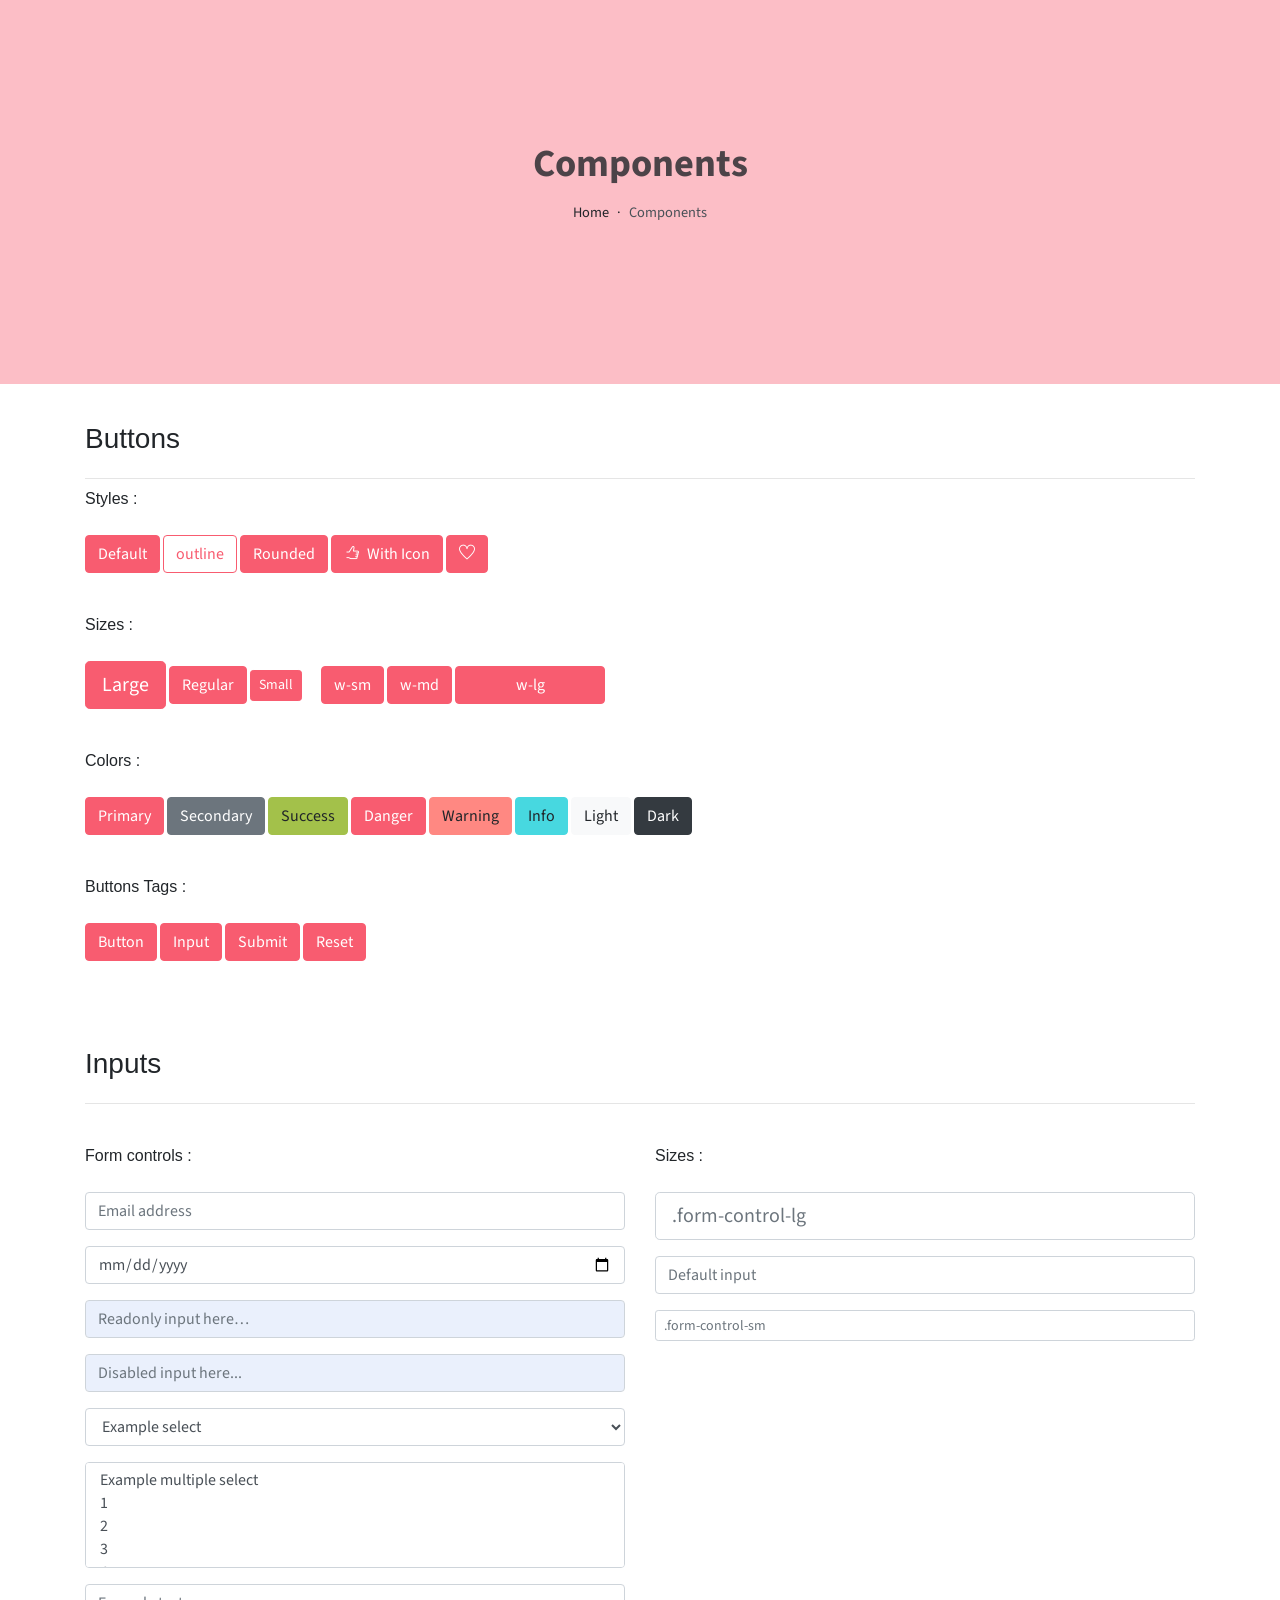
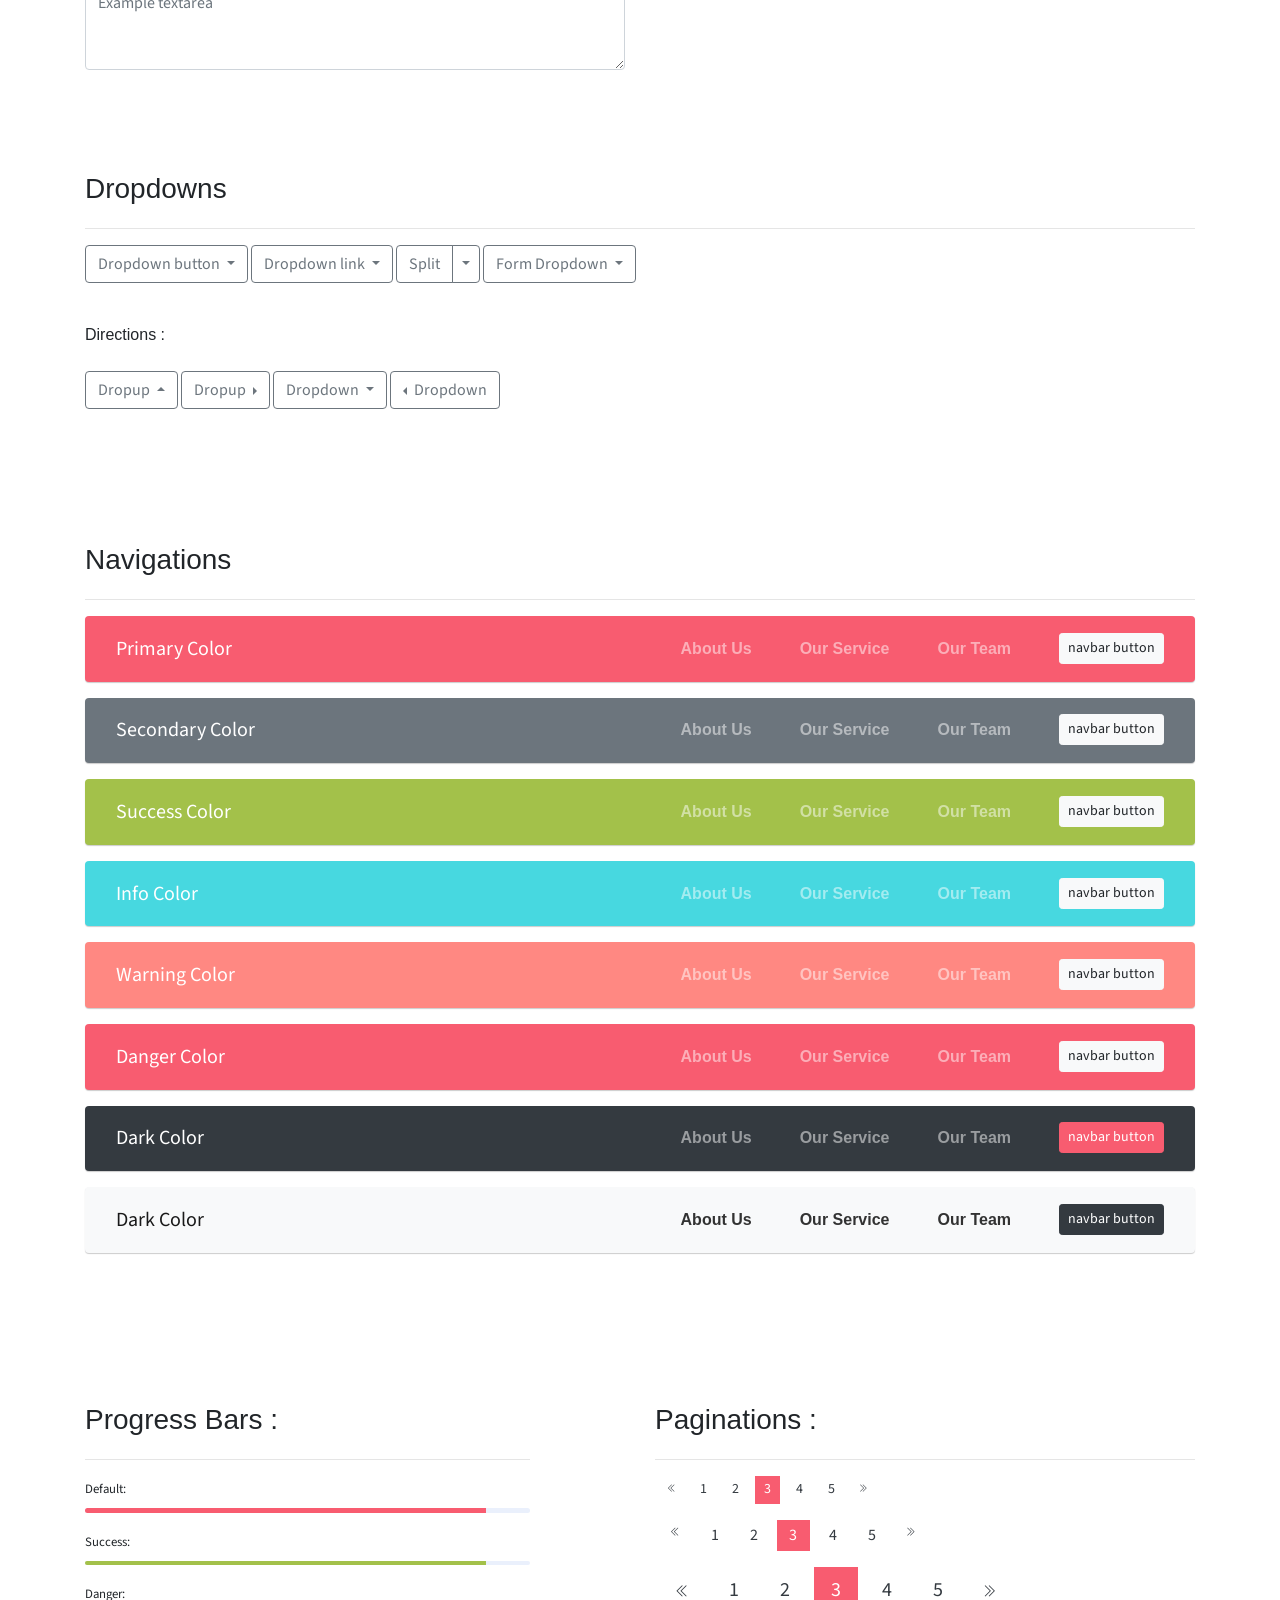
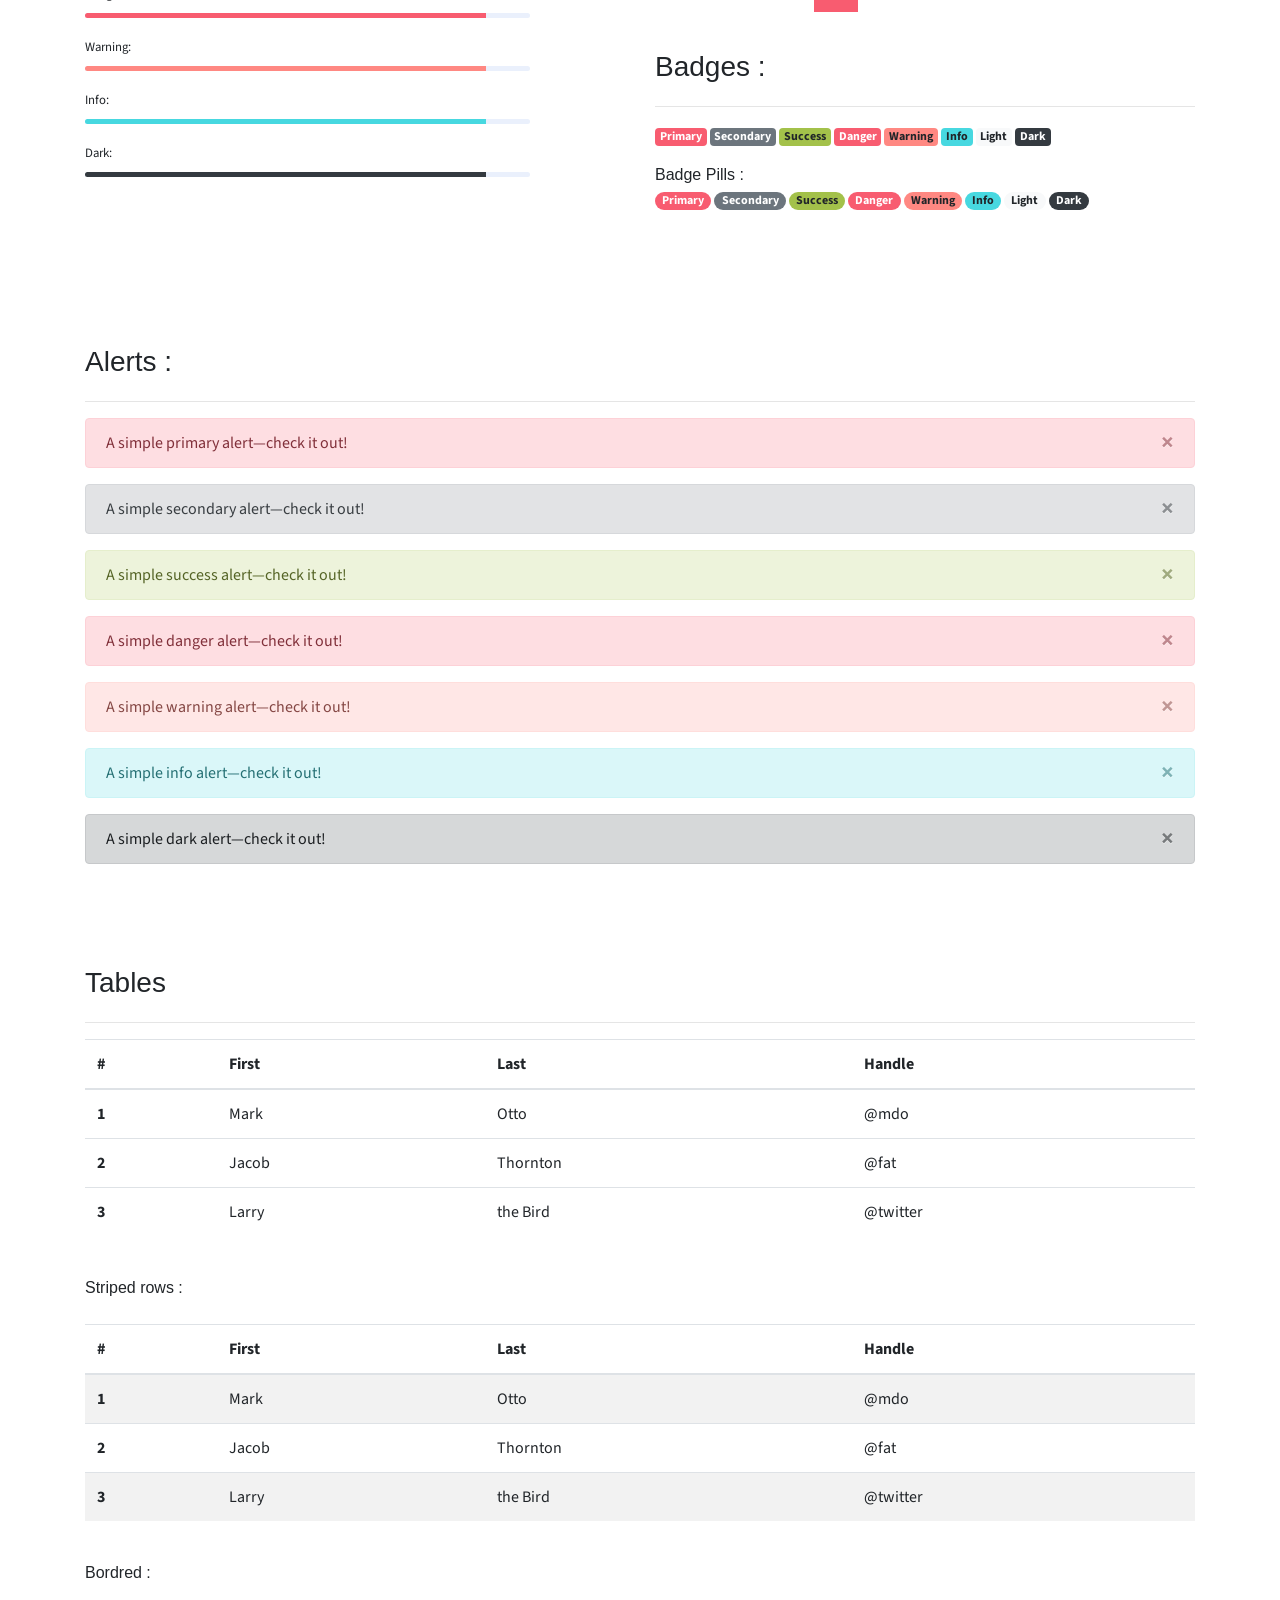
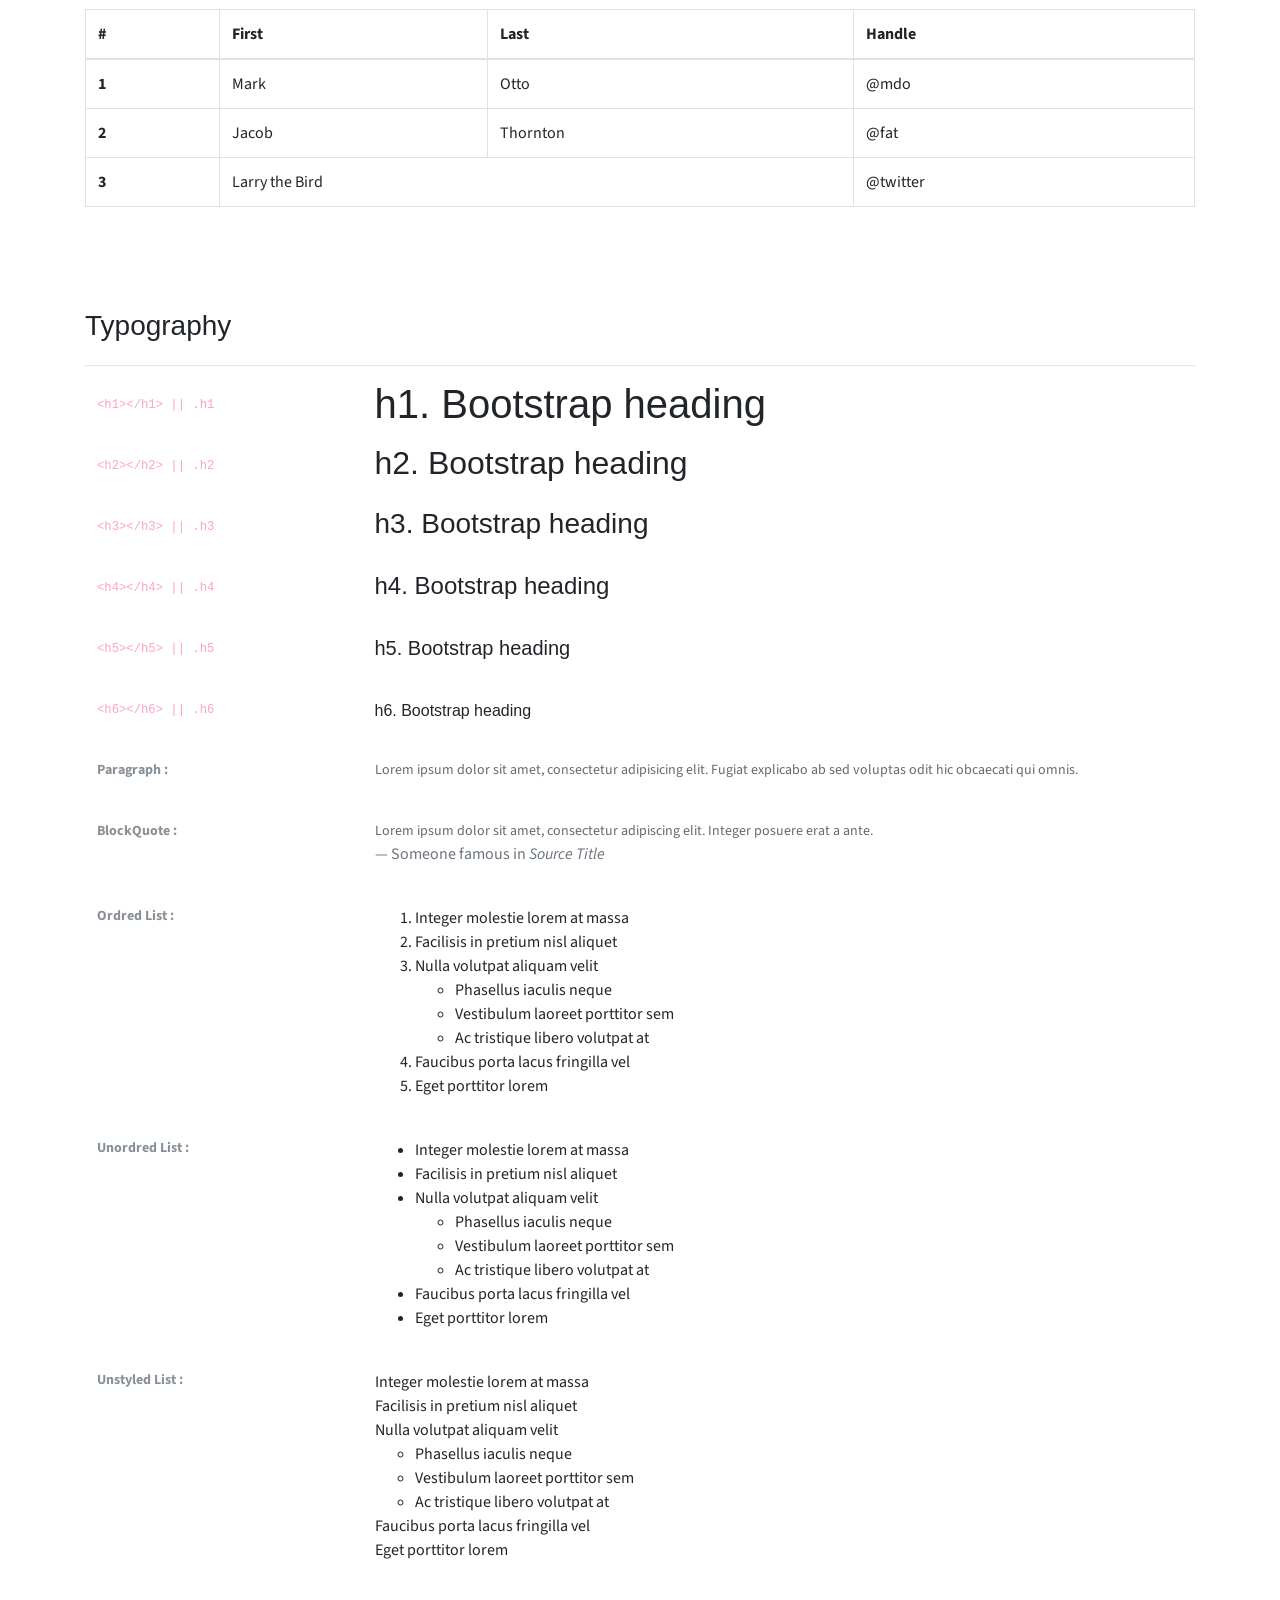
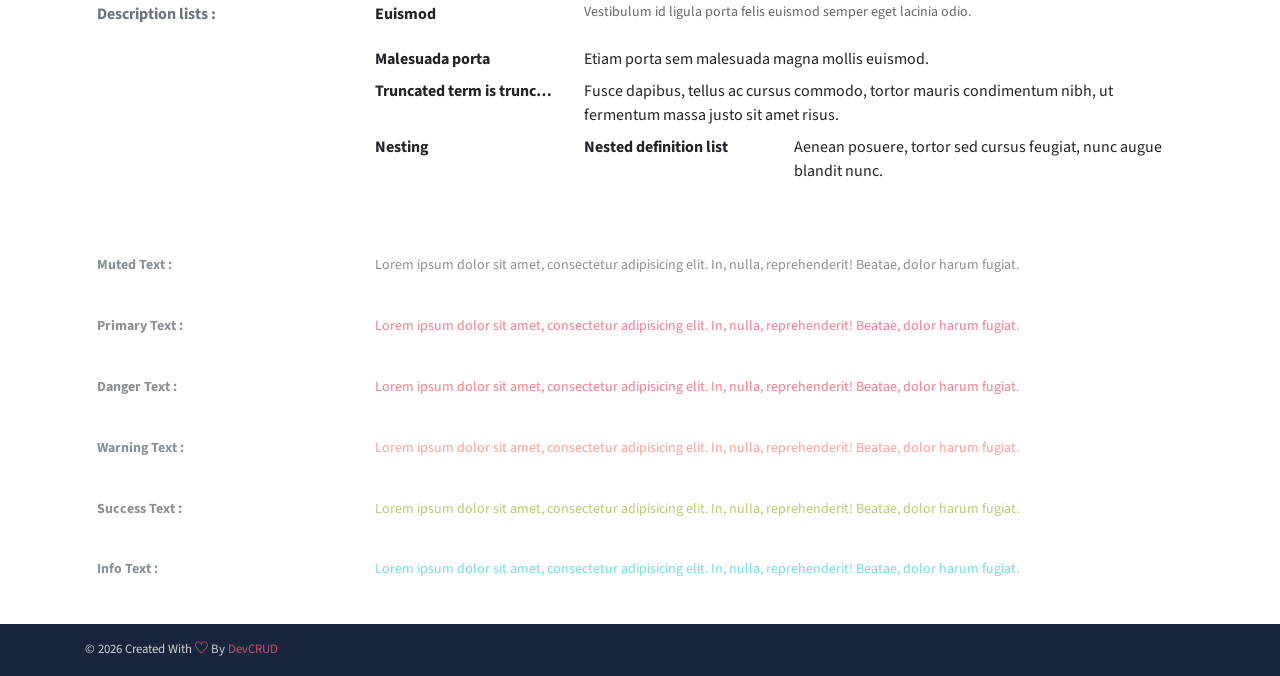
<file: components.html>
<!DOCTYPE html>
<html lang="en">
<head>
   <meta charset="utf-8">
   <meta name="viewport" content="width=device-width, initial-scale=1, shrink-to-fit=no">
   <meta name="description" content="Start your development with JohnDoe landing page.">
   <meta name="author" content="Devcrud">
   <title>JohnDoe Landing page | Components</title>
   <link rel="icon" href="assets/imgs/favicon.png" type="image/png">
   <!-- font icons -->
   <link rel="stylesheet" href="assets/vendors/themify-icons/css/themify-icons.css">
   <!-- Bootstrap + Steller  -->
   <link rel="stylesheet" href="assets/css/johndoe.css">
</head>
<body>

   <!-- Page Header -->
   <header class="header header-mini"> 
      <div class="header-title">Components</div> 
      <nav aria-label="breadcrumb">
         <ol class="breadcrumb">
            <li class="breadcrumb-item"><a href="/">Home</a></li>
            <li class="breadcrumb-item active" aria-current="page">Components</li>
         </ol>
      </nav>
   </header> <!-- End Of Page Header -->

   <!-- main content -->
   <div class="container">

      <!-- Buttons -->
      <h3 class="mt-5">Buttons</h3>
      <hr>
      <h6 class="section-secondary-title">Styles :</h6>
      <button class="btn btn-primary">Default</button>
      <button class="btn btn-outline-primary">outline</button>
      <button class="btn btn-primary rounded">Rounded</button>
      <button class="btn btn-primary rounded"><i class="ti-thumb-up pr-1"></i> With Icon</button>
      <button class="btn btn-primary circle"><i class="ti-heart"></i></button>

      <h6 class="section-secondary-title mt-5">Sizes :</h6>
      <button class="btn btn-primary btn-lg">Large</button>
      <button class="btn btn-primary ">Regular</button>
      <button class="btn btn-primary btn-sm">Small</button>
      <button class="btn btn-primary w-sm ml-3">w-sm</button>
      <button class="btn btn-primary w-md">w-md</button>
      <button class="btn btn-primary w-lg">w-lg</button>

      <h6 class="section-secondary-title mt-5">Colors :</h6>          
      <button type="button" class="btn btn-primary">Primary</button>
      <button type="button" class="btn btn-secondary">Secondary</button>
      <button type="button" class="btn btn-success">Success</button>
      <button type="button" class="btn btn-danger">Danger</button>
      <button type="button" class="btn btn-warning">Warning</button>
      <button type="button" class="btn btn-info">Info</button>
      <button type="button" class="btn btn-light">Light</button>
      <button type="button" class="btn btn-dark">Dark</button>

      <h6 class="section-secondary-title mt-5">Buttons Tags :</h6>
      <button class="btn btn-primary" type="submit">Button</button>
      <input class="btn btn-primary" type="button" value="Input">
      <input class="btn btn-primary" type="submit" value="Submit">
      <input class="btn btn-primary" type="reset" value="Reset">
      
      <!-- devider -->
      <div class="py-5"></div>

      <!-- Inputs -->
      <h3>Inputs</h3>
      <hr>
      <div class="row mt-5">
         <div class="col-md-6">
            <h6 class="section-secondary-title">Form controls :</h6>        
            <div class="form-group">
               <input type="email" class="form-control" id="exampleFormControlInput1" placeholder="Email address">
            </div>
            <div class="form-group">
               <input type="date" class="form-control" id="exampleFormControlInput1" placeholder="Date">
            </div>
            <div class="form-group">
               <input class="form-control" type="text" placeholder="Readonly input here…" readonly>
            </div>
            <div class="form-group">
               <input class="form-control" id="disabledInput" type="text" placeholder="Disabled input here..." disabled>
            </div>
            <div class="form-group">
               <select class="form-control" id="exampleFormControlSelect1">
                  <option>Example select</option>
                  <option>1</option>
                  <option>2</option>
                  <option>3</option>
                  <option>4</option>
                  <option>5</option>
               </select>
            </div>
            <div class="form-group">
               <select multiple class="form-control" id="exampleFormControlSelect2">
                  <option>Example multiple select</option>
                  <option>1</option>
                  <option>2</option>
                  <option>3</option>
                  <option>4</option>
                  <option>5</option>
               </select>
            </div>
            <div class="form-group">
               <textarea class="form-control" id="exampleFormControlTextarea1" rows="3" placeholder="Example textarea"></textarea>
            </div>
         </div>
         <div class="col-md-6">
            <h6 class="section-secondary-title">Sizes :</h6>    
            <div class="form-group">
               <input class="form-control form-control-lg" type="text" placeholder=".form-control-lg">             
            </div>
            <div class="form-group">
               <input class="form-control" type="text" placeholder="Default input">
            </div>
            <div class="form-group">
               <input class="form-control form-control-sm" type="text" placeholder=".form-control-sm"> 
            </div>
         </div>
      </div> <!-- end of inputs -->   

      <!-- devider -->
      <div class="py-5"></div>             

      <!-- Dropdowns -->
      <h3 class="components-section-title font-weight-normal">Dropdowns</h3>
      <hr>
      <div class="dropdown d-inline-block">
         <button class="btn btn-outline-secondary dropdown-toggle" type="button" id="dropdownMenuButton" data-toggle="dropdown" aria-haspopup="true" aria-expanded="false">
         Dropdown button
         </button>
         <div class="dropdown-menu" aria-labelledby="dropdownMenuButton">
         <a class="dropdown-item" href="#">Action</a>
         <a class="dropdown-item" href="#">Another action</a>
         <a class="dropdown-item" href="#">Something else here</a>
         </div>
      </div>
      <div class="dropdown d-inline-block">
         <a class="btn btn-outline-secondary dropdown-toggle" href="#" role="button" id="dropdownMenuLink" data-toggle="dropdown" aria-haspopup="true" aria-expanded="false">
            Dropdown link
         </a>
         <div class="dropdown-menu" aria-labelledby="dropdownMenuLink">
            <a class="dropdown-item" href="#">Action</a>
            <a class="dropdown-item" href="#">Another action</a>
            <a class="dropdown-item" href="#">Something else here</a>
         </div>
      </div>
      <div class="btn-group">
         <button type="button" class="btn btn-outline-secondary">Split</button>
         <button type="button" class="btn btn-outline-secondary dropdown-toggle dropdown-toggle-split" data-toggle="dropdown" aria-haspopup="true" aria-expanded="false">
         <span class="sr-only">Toggle Dropdown</span>
         </button>
         <div class="dropdown-menu">
            <a class="dropdown-item" href="#">Action</a>
            <a class="dropdown-item" href="#">Another action</a>
            <a class="dropdown-item" href="#">Something else here</a>
            <div class="dropdown-divider"></div>
            <a class="dropdown-item" href="#">Separated link</a>
         </div>
      </div>
      <div class="btn-group">
         <button class="btn btn-outline-secondary dropdown-toggle" type="button" id="dropdownMenuButton" data-toggle="dropdown" aria-haspopup="true" aria-expanded="false">
            Form Dropdown
         </button>
         <div class="dropdown-menu form">
            <form class="px-4 py-3">
               <div class="form-group">
                  <input type="email" class="form-control" id="exampleDropdownFormEmail1" placeholder="email@example.com">
               </div>
               <div class="form-group">
                  <input type="password" class="form-control" id="exampleDropdownFormPassword1" placeholder="Password">
               </div>
               <div class="form-check mb-3">
                  <input type="checkbox" class="form-check-input" id="dropdownCheck">
                  <label class="form-check-label" for="dropdownCheck">
                     Remember me
                  </label>
               </div>
               <button type="submit" class="btn btn-primary btn-block">Sign in</button>
            </form>
            <div class="dropdown-divider"></div>
            <a class="dropdown-item" href="#"><small>New around here? Sign up</small></a>
            <a class="dropdown-item" href="#"><small>Forgot password?</small></a>
         </div>
      </div>       
      <h6 class="section-secondary-title mt-5">Directions :</h6>  
      <div class="btn-group dropup">
         <button type="button" class="btn btn-outline-secondary dropdown-toggle" data-toggle="dropdown" aria-haspopup="true" aria-expanded="false">
            Dropup
         </button>
         <div class="dropdown-menu">
            <a class="dropdown-item" href="#">Action</a>
            <a class="dropdown-item" href="#">Another action</a>
            <a class="dropdown-item" href="#">Something else here</a>
            <div class="dropdown-divider"></div>
            <a class="dropdown-item" href="#">Separated link</a>
         </div>
      </div>
      <div class="btn-group dropright">
         <button type="button" class="btn btn-outline-secondary dropdown-toggle" data-toggle="dropdown" aria-haspopup="true" aria-expanded="false">
            Dropup
         </button>
         <div class="dropdown-menu">
            <a class="dropdown-item" href="#">Action</a>
            <a class="dropdown-item" href="#">Another action</a>
            <a class="dropdown-item" href="#">Something else here</a>
            <div class="dropdown-divider"></div>
            <a class="dropdown-item" href="#">Separated link</a>
         </div>
      </div>
      <div class="btn-group">
         <button type="button" class="btn btn-outline-secondary dropdown-toggle" data-toggle="dropdown" aria-haspopup="true" aria-expanded="false">
            Dropdown
         </button>
         <div class="dropdown-menu">
            <a class="dropdown-item" href="#">Action</a>
            <a class="dropdown-item" href="#">Another action</a>
            <a class="dropdown-item" href="#">Something else here</a>
            <div class="dropdown-divider"></div>
            <a class="dropdown-item" href="#">Separated link</a>
         </div>
      </div>
      <div class="btn-group dropleft">
         <button type="button" class="btn btn-outline-secondary dropdown-toggle" data-toggle="dropdown" aria-haspopup="true" aria-expanded="false">
            Dropdown
         </button>
         <div class="dropdown-menu">
            <a class="dropdown-item" href="#">Action</a>
            <a class="dropdown-item" href="#">Another action</a>
            <a class="dropdown-item" href="#">Something else here</a>
            <div class="dropdown-divider"></div>
            <a class="dropdown-item" href="#">Separated link</a>
         </div>
      </div> <!-- end of Dropdowns -->  

      <!-- devider -->
      <div class="py-5"></div>   

      <!-- navbars -->
      <h3 class="components-section-title font-weight-normal mt-5">Navigations</h3>
      <hr>
      <nav class="navbar navbar-expand-sm navbar-dark bg-primary rounded shadow mb-3">
         <div class="container">
            <a class="navbar-brand" href="#">Primary Color</a>
            <button class="navbar-toggler ml-auto" type="button" data-toggle="collapse" data-target="#navbarSupportedContent" aria-controls="navbarSupportedContent" aria-expanded="false" aria-label="Toggle navigation">
            <span class="navbar-toggler-icon"></span>
            </button>
            <div class="collapse navbar-collapse" id="navbarSupportedContent">
               <ul class="navbar-nav ml-auto"> 
                  <li class="nav-item">
                     <a class="nav-link" href="#about">About Us</a>
                  </li>
                  <li class="nav-item">
                     <a class="nav-link" href="#service">Our Service</a>
                  </li>
                  <li class="nav-item">
                     <a class="nav-link" href="#team">Our Team</a>
                  </li>
                  <li class="nav-item">
                     <a href="#book-table" class="ml-4 mt-1 btn btn-light btn-sm">navbar button</a>
                  </li>
               </ul>                       
            </div>
         </div>
      </nav>
      <nav class="navbar navbar-expand-sm navbar-dark bg-secondary rounded shadow mb-3">
         <div class="container">
            <a class="navbar-brand" href="#">Secondary Color</a>
            <button class="navbar-toggler ml-auto" type="button" data-toggle="collapse" data-target="#navbarSupportedContent" aria-controls="navbarSupportedContent" aria-expanded="false" aria-label="Toggle navigation">
            <span class="navbar-toggler-icon"></span>
            </button>
            <div class="collapse navbar-collapse" id="navbarSupportedContent">
               <ul class="navbar-nav ml-auto"> 
                  <li class="nav-item">
                     <a class="nav-link" href="#about">About Us</a>
                  </li>
                  <li class="nav-item">
                     <a class="nav-link" href="#service">Our Service</a>
                  </li>
                  <li class="nav-item">
                     <a class="nav-link" href="#team">Our Team</a>
                  </li>
                  <li class="nav-item">
                     <a href="#book-table" class="ml-4 mt-1 btn btn-light btn-sm">navbar button</a>
                  </li>
               </ul>                       
            </div>
         </div>
      </nav>
      <nav class="navbar navbar-expand-sm navbar-dark bg-success rounded shadow mb-3">
         <div class="container">
            <a class="navbar-brand" href="#">Success Color</a>
            <button class="navbar-toggler ml-auto" type="button" data-toggle="collapse" data-target="#navbarSupportedContent" aria-controls="navbarSupportedContent" aria-expanded="false" aria-label="Toggle navigation">
            <span class="navbar-toggler-icon"></span>
            </button>
            <div class="collapse navbar-collapse" id="navbarSupportedContent">
               <ul class="navbar-nav ml-auto"> 
                  <li class="nav-item">
                     <a class="nav-link" href="#about">About Us</a>
                  </li>
                  <li class="nav-item">
                     <a class="nav-link" href="#service">Our Service</a>
                  </li>
                  <li class="nav-item">
                     <a class="nav-link" href="#team">Our Team</a>
                  </li>
                  <li class="nav-item">
                     <a href="#book-table" class="ml-4 mt-1 btn btn-light btn-sm">navbar button</a>
                  </li>
               </ul>                       
            </div>
         </div>
      </nav>
      <nav class="navbar navbar-expand-sm navbar-dark bg-info rounded shadow mb-3">
         <div class="container">
            <a class="navbar-brand" href="#">Info Color</a>
            <button class="navbar-toggler ml-auto" type="button" data-toggle="collapse" data-target="#navbarSupportedContent" aria-controls="navbarSupportedContent" aria-expanded="false" aria-label="Toggle navigation">
            <span class="navbar-toggler-icon"></span>
            </button>
            <div class="collapse navbar-collapse" id="navbarSupportedContent">
               <ul class="navbar-nav ml-auto"> 
                  <li class="nav-item">
                     <a class="nav-link" href="#about">About Us</a>
                  </li>
                  <li class="nav-item">
                     <a class="nav-link" href="#service">Our Service</a>
                  </li>
                  <li class="nav-item">
                     <a class="nav-link" href="#team">Our Team</a>
                  </li>
                  <li class="nav-item">
                     <a href="#book-table" class="ml-4 mt-1 btn btn-light btn-sm">navbar button</a>
                  </li>
               </ul>                       
            </div>
         </div>
      </nav>
      <nav class="navbar navbar-expand-sm navbar-dark bg-warning rounded shadow mb-3">
         <div class="container">
            <a class="navbar-brand" href="#">Warning Color</a>
            <button class="navbar-toggler ml-auto" type="button" data-toggle="collapse" data-target="#navbarSupportedContent" aria-controls="navbarSupportedContent" aria-expanded="false" aria-label="Toggle navigation">
            <span class="navbar-toggler-icon"></span>
            </button>
            <div class="collapse navbar-collapse" id="navbarSupportedContent">
               <ul class="navbar-nav ml-auto"> 
                  <li class="nav-item">
                     <a class="nav-link" href="#about">About Us</a>
                  </li>
                  <li class="nav-item">
                     <a class="nav-link" href="#service">Our Service</a>
                  </li>
                  <li class="nav-item">
                     <a class="nav-link" href="#team">Our Team</a>
                  </li>
                  <li class="nav-item">
                     <a href="#book-table" class="ml-4 mt-1 btn btn-light btn-sm">navbar button</a>
                  </li>
               </ul>                       
            </div>
         </div>
      </nav>
      <nav class="navbar navbar-expand-sm navbar-dark bg-danger rounded shadow mb-3">
         <div class="container">
            <a class="navbar-brand" href="#">Danger Color</a>
            <button class="navbar-toggler ml-auto" type="button" data-toggle="collapse" data-target="#navbarSupportedContent" aria-controls="navbarSupportedContent" aria-expanded="false" aria-label="Toggle navigation">
            <span class="navbar-toggler-icon"></span>
            </button>
            <div class="collapse navbar-collapse" id="navbarSupportedContent">
               <ul class="navbar-nav ml-auto"> 
                  <li class="nav-item">
                     <a class="nav-link" href="#about">About Us</a>
                  </li>
                  <li class="nav-item">
                     <a class="nav-link" href="#service">Our Service</a>
                  </li>
                  <li class="nav-item">
                     <a class="nav-link" href="#team">Our Team</a>
                  </li>
                  <li class="nav-item">
                     <a href="#book-table" class="ml-4 mt-1 btn btn-light btn-sm">navbar button</a>
                  </li>
               </ul>                       
            </div>
         </div>
      </nav>
      <nav class="navbar navbar-expand-sm navbar-dark bg-dark rounded shadow mb-3">
         <div class="container">
            <a class="navbar-brand" href="#">Dark Color</a>
            <button class="navbar-toggler ml-auto" type="button" data-toggle="collapse" data-target="#navbarSupportedContent" aria-controls="navbarSupportedContent" aria-expanded="false" aria-label="Toggle navigation">
            <span class="navbar-toggler-icon"></span>
            </button>
            <div class="collapse navbar-collapse" id="navbarSupportedContent">
               <ul class="navbar-nav ml-auto"> 
                  <li class="nav-item">
                     <a class="nav-link" href="#about">About Us</a>
                  </li>
                  <li class="nav-item">
                     <a class="nav-link" href="#service">Our Service</a>
                  </li>
                  <li class="nav-item">
                     <a class="nav-link" href="#team">Our Team</a>
                  </li>
                  <li class="nav-item">
                     <a href="#book-table" class="ml-4 mt-1 btn btn-primary btn-sm">navbar button</a>
                  </li>
               </ul>                       
            </div>
         </div>
      </nav>
      <nav class="navbar navbar-expand-sm navbar-light bg-light rounded shadow mb-3">
         <div class="container">
            <a class="navbar-brand" href="#">Dark Color</a>
            <button class="navbar-toggler ml-auto" type="button" data-toggle="collapse" data-target="#navbarSupportedContent" aria-controls="navbarSupportedContent" aria-expanded="false" aria-label="Toggle navigation">
            <span class="navbar-toggler-icon"></span>
            </button>
            <div class="collapse navbar-collapse" id="navbarSupportedContent">
               <ul class="navbar-nav ml-auto"> 
                  <li class="nav-item">
                     <a class="nav-link" href="#about">About Us</a>
                  </li>
                  <li class="nav-item">
                     <a class="nav-link" href="#service">Our Service</a>
                  </li>
                  <li class="nav-item">
                     <a class="nav-link" href="#team">Our Team</a>
                  </li>
                  <li class="nav-item">
                     <a href="#book-table" class="ml-4 mt-1 btn btn-dark btn-sm">navbar button</a>
                  </li>
               </ul>                       
            </div>
         </div>
      </nav>
      <!-- End of navbars -->

      <!-- devider -->
      <div class="py-5"></div>   
      
      <!-- progress bars -->
      <div class="row justify-content-between">
         <div class="col-md-5">
            <h3 class="components-section-title font-weight-normal mt-5">Progress Bars :</h3>
            <hr>
            <small>Default: </small>
            <div class="progress mt-2 mb-3">
               <div class="progress-bar" role="progressbar" style="width: 90%" aria-valuenow="25" aria-valuemin="0" aria-valuemax="100"></div>
            </div>
            <small>Success:</small>
            <div class="progress mt-2 mb-3">
               <div class="progress-bar bg-success" role="progressbar" style="width: 90%" aria-valuenow="25" aria-valuemin="0" aria-valuemax="100"></div>
            </div>
            <small>Danger:</small>
            <div class="progress mt-2 mb-3">
               <div class="progress-bar bg-danger" role="progressbar" style="width: 90%" aria-valuenow="25" aria-valuemin="0" aria-valuemax="100"></div>
            </div>
            <small>Warning:</small>
            <div class="progress mt-2 mb-3">
               <div class="progress-bar bg-warning" role="progressbar" style="width: 90%" aria-valuenow="25" aria-valuemin="0" aria-valuemax="100"></div>
            </div>
            <small>Info:</small>
            <div class="progress mt-2 mb-3">
               <div class="progress-bar bg-info" role="progressbar" style="width: 90%" aria-valuenow="25" aria-valuemin="0" aria-valuemax="100"></div>
            </div>
            <small>Dark:</small>
            <div class="progress mt-2 mb-3">
               <div class="progress-bar bg-dark" role="progressbar" style="width: 90%" aria-valuenow="25" aria-valuemin="0" aria-valuemax="100"></div>
            </div>
         </div>
         <div class="col-md-6">
            <h3 class="components-section-title font-weight-normal mt-5">Paginations :</h3>
            <hr>
            <nav aria-label="Page navigation example">
               <ul class="pagination pagination-sm">
                  <li class="page-item"><a class="page-link" href="#"><i class="ti-angle-double-left"></i></a></li>
                  <li class="page-item"><a class="page-link" href="#">1</a></li>
                  <li class="page-item"><a class="page-link" href="#">2</a></li>
                  <li class="page-item active"><a class="page-link" href="#">3</a></li>
                  <li class="page-item"><a class="page-link" href="#">4</a></li>
                  <li class="page-item"><a class="page-link" href="#">5</a></li>
                  <li class="page-item"><a class="page-link" href="#"><i class="ti-angle-double-right"></i></a></li>
               </ul>
            </nav>
            <nav aria-label="Page navigation example">
               <ul class="pagination">
               <li class="page-item"><a class="page-link" href="#"><i class="ti-angle-double-left"></i></a></li>
                  <li class="page-item"><a class="page-link" href="#">1</a></li>
                  <li class="page-item"><a class="page-link" href="#">2</a></li>
                  <li class="page-item active"><a class="page-link" href="#">3</a></li>
                  <li class="page-item"><a class="page-link" href="#">4</a></li>
                  <li class="page-item"><a class="page-link" href="#">5</a></li>
                  <li class="page-item"><a class="page-link" href="#"><i class="ti-angle-double-right"></i></a></li>
               </ul>
            </nav>
            <nav aria-label="Page navigation example">
               <ul class="pagination pagination-lg">
                  <li class="page-item"><a class="page-link" href="#"><i class="ti-angle-double-left"></i></a></li>
                  <li class="page-item"><a class="page-link" href="#">1</a></li>
                  <li class="page-item"><a class="page-link" href="#">2</a></li>
                  <li class="page-item active"><a class="page-link" href="#">3</a></li>
                  <li class="page-item"><a class="page-link" href="#">4</a></li>
                  <li class="page-item"><a class="page-link" href="#">5</a></li>
                  <li class="page-item"><a class="page-link" href="#"><i class="ti-angle-double-right"></i></a></li>
               </ul>
            </nav>

            <!-- Badges -->
            <h3 class="components-section-title font-weight-normal mt-5">Badges :</h3>
            <hr>
            <span class="badge badge-primary">Primary</span>
            <span class="badge badge-secondary">Secondary</span>
            <span class="badge badge-success">Success</span>
            <span class="badge badge-danger">Danger</span>
            <span class="badge badge-warning">Warning</span>
            <span class="badge badge-info">Info</span>
            <span class="badge badge-light">Light</span>
            <span class="badge badge-dark">Dark</span>
            <h6 class="section-secondary-title mt-4 mb-2">Badge Pills :</h6>
            <span class="badge badge-pill badge-primary">Primary</span>
            <span class="badge badge-pill badge-secondary">Secondary</span>
            <span class="badge badge-pill badge-success">Success</span>
            <span class="badge badge-pill badge-danger">Danger</span>
            <span class="badge badge-pill badge-warning">Warning</span>
            <span class="badge badge-pill badge-info">Info</span>
            <span class="badge badge-pill badge-light">Light</span>
            <span class="badge badge-pill badge-dark">Dark</span>
         </div>
      </div> <!-- End of Progress bars -->

      <!-- devider -->
      <div class="py-5"></div>  

      <!-- Alerts -->
      <h3 class="components-section-title font-weight-normal mt-5">Alerts :</h3>
      <hr>
      <div class="alert alert-primary alert-dismissible fade show" role="alert">
         A simple primary alert—check it out!
         <button type="button" class="close" data-dismiss="alert" aria-label="Close">
            <span aria-hidden="true">&times;</span>
         </button>
      </div>
      <div class="alert alert-secondary alert-dismissible fade show" role="alert">
         A simple secondary alert—check it out!
         <button type="button" class="close" data-dismiss="alert" aria-label="Close">
            <span aria-hidden="true">&times;</span>
         </button>
      </div>
      <div class="alert alert-success alert-dismissible fade show" role="alert">
         A simple success alert—check it out!
         <button type="button" class="close" data-dismiss="alert" aria-label="Close">
            <span aria-hidden="true">&times;</span>
         </button>
      </div>
      <div class="alert alert-danger alert-dismissible fade show" role="alert">
         A simple danger alert—check it out!
         <button type="button" class="close" data-dismiss="alert" aria-label="Close">
            <span aria-hidden="true">&times;</span>
         </button>
      </div>
      <div class="alert alert-warning alert-dismissible fade show" role="alert">
         A simple warning alert—check it out!
         <button type="button" class="close" data-dismiss="alert" aria-label="Close">
            <span aria-hidden="true">&times;</span>
         </button>
      </div>
      <div class="alert alert-info alert-dismissible fade show" role="alert">
         A simple info alert—check it out!
         <button type="button" class="close" data-dismiss="alert" aria-label="Close">
            <span aria-hidden="true">&times;</span>
         </button>
      </div>
      <div class="alert alert-dark alert-dismissible fade show" role="alert">
         A simple dark alert—check it out!
         <button type="button" class="close" data-dismiss="alert" aria-label="Close">
            <span aria-hidden="true">&times;</span>
         </button>
      </div>
      <!-- end of alerts -->

      <!-- devider -->
      <div class="py-5"></div> 
   
      <!-- tables -->
      <h3 class="components-section-title">Tables</h3>
      <hr>
      <table class="table">
         <thead>
            <tr>
               <th scope="col">#</th>
               <th scope="col">First</th>
               <th scope="col">Last</th>
               <th scope="col">Handle</th>
            </tr>
         </thead>
         <tbody>
            <tr>
               <th scope="row">1</th>
               <td>Mark</td>
               <td>Otto</td>
               <td>@mdo</td>
            </tr>
            <tr>
               <th scope="row">2</th>
               <td>Jacob</td>
               <td>Thornton</td>
               <td>@fat</td>
            </tr>
            <tr>
               <th scope="row">3</th>
               <td>Larry</td>
               <td>the Bird</td>
               <td>@twitter</td>
            </tr>
         </tbody>
      </table>

      <h6 class="section-secondary-title mt-5">Striped rows :</h6>
      <table class="table table-striped">
         <thead>
            <tr>
               <th scope="col">#</th>
               <th scope="col">First</th>
               <th scope="col">Last</th>
               <th scope="col">Handle</th>
            </tr>
         </thead>
         <tbody>
            <tr>
               <th scope="row">1</th>
               <td>Mark</td>
               <td>Otto</td>
               <td>@mdo</td>
            </tr>
            <tr>
               <th scope="row">2</th>
               <td>Jacob</td>
               <td>Thornton</td>
               <td>@fat</td>
            </tr>
            <tr>
               <th scope="row">3</th>
               <td>Larry</td>
               <td>the Bird</td>
               <td>@twitter</td>
            </tr>
         </tbody>
      </table>

      <h6 class="section-secondary-title mt-5">Bordred :</h6>
      <table class="table table-bordered">
         <thead>
            <tr>
               <th scope="col">#</th>
               <th scope="col">First</th>
               <th scope="col">Last</th>
               <th scope="col">Handle</th>
            </tr>
         </thead>
         <tbody>
            <tr>
               <th scope="row">1</th>
               <td>Mark</td>
               <td>Otto</td>
               <td>@mdo</td>
            </tr>
            <tr>
               <th scope="row">2</th>
               <td>Jacob</td>
               <td>Thornton</td>
               <td>@fat</td>
            </tr>
            <tr>
               <th scope="row">3</th>
               <td colspan="2">Larry the Bird</td>
               <td>@twitter</td>
            </tr>
         </tbody>
      </table>
      <!-- end of tables -->

      <!-- devider -->
      <div class="py-5"></div> 

      <!-- typography -->
      <h3 class="components-section-title">Typography</h3>
      <hr>
     
      <table class="table table-borderless v-align-center">
         <tbody>
            <tr>
               <td>
                  <p><code class="highlighter-rouge">&lt;h1&gt;&lt;/h1&gt; || .h1</code></p>
               </td>
               <td class="w-75"><span class="h1">h1. Bootstrap heading</span></td>
            </tr>
            <tr>
               <td>
                  <p><code class="highlighter-rouge">&lt;h2&gt;&lt;/h2&gt; || .h2</code></p>
               </td>
               <td><span class="h2">h2. Bootstrap heading</span></td>
            </tr>
            <tr>
               <td>
                  <p><code class="highlighter-rouge">&lt;h3&gt;&lt;/h3&gt; || .h3</code></p>
               </td>
               <td><span class="h3">h3. Bootstrap heading</span></td>
            </tr>
            <tr>
               <td>
                  <p><code class="highlighter-rouge">&lt;h4&gt;&lt;/h4&gt; || .h4</code></p>
               </td>
               <td><span class="h4">h4. Bootstrap heading</span></td>
            </tr>
            <tr>
               <td>
                  <p><code class="highlighter-rouge">&lt;h5&gt;&lt;/h5&gt; || .h5</code></p>
               </td>
               <td><span class="h5">h5. Bootstrap heading</span></td>
            </tr>
            <tr>
               <td>
                  <p><code class="highlighter-rouge">&lt;h6&gt;&lt;/h6&gt; || .h6</code></p>
               </td>
               <td><span class="h6">h6. Bootstrap heading</span></td>
            </tr>
            <tr>
               <td>
                  <p class="font-weight-bold text-muted">Paragraph :</p>
               </td>
               <td><p>Lorem ipsum dolor sit amet, consectetur adipisicing elit. Fugiat explicabo ab sed voluptas odit hic obcaecati qui omnis.</p></td>
            </tr>
            <tr>
               <td>
                  <p class="font-weight-bold text-muted">BlockQuote :</p>
               </td>
               <td>
                  <blockquote class="blockquote">
                     <p class="mb-0">Lorem ipsum dolor sit amet, consectetur adipiscing elit. Integer posuere erat a ante.</p>
                     <footer class="blockquote-footer">Someone famous in <cite title="Source Title">Source Title</cite></footer>
                  </blockquote>
               </td>
            </tr>

            
            <tr>
               <td><p class="font-weight-bold text-muted">Ordred List :</p></td>
               <td>
                  <ol>
                     <li>Integer molestie lorem at massa</li>
                     <li>Facilisis in pretium nisl aliquet</li>
                     <li>Nulla volutpat aliquam velit
                        <ul>
                           <li>Phasellus iaculis neque</li>
                           <li>Vestibulum laoreet porttitor sem</li>
                           <li>Ac tristique libero volutpat at</li>
                        </ul>
                     </li>
                     <li>Faucibus porta lacus fringilla vel</li>
                     <li>Eget porttitor lorem</li>
                  </ol>
               </td>
            </tr>
            <tr>
               <td><p class="font-weight-bold text-muted">Unordred List :</p></td>
               <td>
                  <ul >
                     <li>Integer molestie lorem at massa</li>
                     <li>Facilisis in pretium nisl aliquet</li>
                     <li>Nulla volutpat aliquam velit
                        <ul>
                           <li>Phasellus iaculis neque</li>
                           <li>Vestibulum laoreet porttitor sem</li>
                           <li>Ac tristique libero volutpat at</li>
                        </ul>
                     </li>
                     <li>Faucibus porta lacus fringilla vel</li>
                     <li>Eget porttitor lorem</li>
                  </ul>
               </td>
            </tr>
            <tr>
               <td><p class="font-weight-bold text-muted">Unstyled List :</p></td>
               <td>
                  <ul class="list-unstyled">
                     <li>Integer molestie lorem at massa</li>
                     <li>Facilisis in pretium nisl aliquet</li>
                     <li>Nulla volutpat aliquam velit
                        <ul>
                           <li>Phasellus iaculis neque</li>
                           <li>Vestibulum laoreet porttitor sem</li>
                           <li>Ac tristique libero volutpat at</li>
                        </ul>
                     </li>
                     <li>Faucibus porta lacus fringilla vel</li>
                     <li>Eget porttitor lorem</li>
                  </ul>
               </td>
            </tr>
            <tr>
               <td class="font-weight-bold text-muted">Description lists : </td>
               <td>
                  <dl class="row">
                     <dt class="col-sm-3">Euismod</dt>
                     <dd class="col-sm-9">
                        <p>Vestibulum id ligula porta felis euismod semper eget lacinia odio.</p>
                     </dd>

                     <dt class="col-sm-3">Malesuada porta</dt>
                     <dd class="col-sm-9">Etiam porta sem malesuada magna mollis euismod.</dd>

                     <dt class="col-sm-3 text-truncate">Truncated term is truncated</dt>
                     <dd class="col-sm-9">Fusce dapibus, tellus ac cursus commodo, tortor mauris condimentum nibh, ut fermentum massa justo sit amet risus.</dd>

                     <dt class="col-sm-3">Nesting</dt>
                     <dd class="col-sm-9">
                        <dl class="row">
                           <dt class="col-sm-4">Nested definition list</dt>
                           <dd class="col-sm-8">Aenean posuere, tortor sed cursus feugiat, nunc augue blandit nunc.</dd>
                        </dl>
                     </dd>
                  </dl>
               </td>
            </tr>
            <tr>
               <td>
                  <p class="font-weight-bold text-muted">Muted Text :</p>
               </td>
               <td>
                  <p class="text-muted">Lorem ipsum dolor sit amet, consectetur adipisicing elit. In, nulla, reprehenderit! Beatae, dolor harum fugiat.</p>
               </td>
            </tr>
            <tr>
               <td>
                  <p class="font-weight-bold text-muted">Primary Text :</p>
               </td>
               <td>
                  <p class="text-primary">Lorem ipsum dolor sit amet, consectetur adipisicing elit. In, nulla, reprehenderit! Beatae, dolor harum fugiat.</p>
               </td>
            </tr>
            <tr>
               <td>
                  <p class="font-weight-bold text-muted">Danger Text :</p>
               </td>
               <td>
                  <p class="text-danger">Lorem ipsum dolor sit amet, consectetur adipisicing elit. In, nulla, reprehenderit! Beatae, dolor harum fugiat.</p>
               </td>
            </tr>
            <tr>
               <td>
                  <p class="font-weight-bold text-muted">Warning Text :</p>
               </td>
               <td>
                  <p class="text-warning">Lorem ipsum dolor sit amet, consectetur adipisicing elit. In, nulla, reprehenderit! Beatae, dolor harum fugiat.</p>
               </td>
            </tr>
            <tr>
               <td>
                  <p class="font-weight-bold text-muted">Success Text :</p>
               </td>
               <td>
                  <p class="text-success">Lorem ipsum dolor sit amet, consectetur adipisicing elit. In, nulla, reprehenderit! Beatae, dolor harum fugiat.</p>
               </td>
            </tr>
            <tr>
               <td>
                  <p class="font-weight-bold text-muted">Info Text :</p>
               </td>
               <td>
                  <p class="text-info">Lorem ipsum dolor sit amet, consectetur adipisicing elit. In, nulla, reprehenderit! Beatae, dolor harum fugiat.</p>
               </td>
            </tr>
         </tbody>
      </table>
   </div>
   <!-- end of typography -->

   <!-- Page Footer -->
   <footer class="footer py-3">
        <div class="container">
            <p class="small mb-0 text-light">
                &copy; <script>document.write(new Date().getFullYear())</script> Created With <i class="ti-heart text-danger"></i> By <a href="http://devcrud.com" target="_blank"><span class="text-danger" title="Bootstrap 4 Themes and Dashboards">DevCRUD</span></a> 
            </p>
        </div>
    </footer>
   <!-- End of Page Footer -->  
   
   <!-- core  -->
   <script src="assets/vendors/jquery/jquery-3.4.1.js"></script>
   <script src="assets/vendors/bootstrap/bootstrap.bundle.js"></script>

</body>
</html>
</file>
<file: assets/vendors/themify-icons/css/themify-icons.css>
@font-face {
	font-family: 'themify';
	src:url("../fonts/themify.eot?-fvbane");
	src:url("../fonts/themify.eot?#iefix-fvbane") format("embedded-opentype"),
		url("../fonts/themify.woff?-fvbane") format("woff"),
		url("../fonts/themify.ttf?-fvbane") format("truetype"),
		url("../fonts/themify.svg?-fvbane#themify") format("svg");
	font-weight: normal;
	font-style: normal;
}

[class^="ti-"], [class*=" ti-"] {
	font-family: 'themify';
	speak: none;
	font-style: normal;
	font-weight: normal;
	font-variant: normal;
	text-transform: none;
	line-height: 1;

	/* Better Font Rendering =========== */
	-webkit-font-smoothing: antialiased;
	-moz-osx-font-smoothing: grayscale;
}

.ti-wand:before {
	content: "\e600";
}
.ti-volume:before {
	content: "\e601";
}
.ti-user:before {
	content: "\e602";
}
.ti-unlock:before {
	content: "\e603";
}
.ti-unlink:before {
	content: "\e604";
}
.ti-trash:before {
	content: "\e605";
}
.ti-thought:before {
	content: "\e606";
}
.ti-target:before {
	content: "\e607";
}
.ti-tag:before {
	content: "\e608";
}
.ti-tablet:before {
	content: "\e609";
}
.ti-star:before {
	content: "\e60a";
}
.ti-spray:before {
	content: "\e60b";
}
.ti-signal:before {
	content: "\e60c";
}
.ti-shopping-cart:before {
	content: "\e60d";
}
.ti-shopping-cart-full:before {
	content: "\e60e";
}
.ti-settings:before {
	content: "\e60f";
}
.ti-search:before {
	content: "\e610";
}
.ti-zoom-in:before {
	content: "\e611";
}
.ti-zoom-out:before {
	content: "\e612";
}
.ti-cut:before {
	content: "\e613";
}
.ti-ruler:before {
	content: "\e614";
}
.ti-ruler-pencil:before {
	content: "\e615";
}
.ti-ruler-alt:before {
	content: "\e616";
}
.ti-bookmark:before {
	content: "\e617";
}
.ti-bookmark-alt:before {
	content: "\e618";
}
.ti-reload:before {
	content: "\e619";
}
.ti-plus:before {
	content: "\e61a";
}
.ti-pin:before {
	content: "\e61b";
}
.ti-pencil:before {
	content: "\e61c";
}
.ti-pencil-alt:before {
	content: "\e61d";
}
.ti-paint-roller:before {
	content: "\e61e";
}
.ti-paint-bucket:before {
	content: "\e61f";
}
.ti-na:before {
	content: "\e620";
}
.ti-mobile:before {
	content: "\e621";
}
.ti-minus:before {
	content: "\e622";
}
.ti-medall:before {
	content: "\e623";
}
.ti-medall-alt:before {
	content: "\e624";
}
.ti-marker:before {
	content: "\e625";
}
.ti-marker-alt:before {
	content: "\e626";
}
.ti-arrow-up:before {
	content: "\e627";
}
.ti-arrow-right:before {
	content: "\e628";
}
.ti-arrow-left:before {
	content: "\e629";
}
.ti-arrow-down:before {
	content: "\e62a";
}
.ti-lock:before {
	content: "\e62b";
}
.ti-location-arrow:before {
	content: "\e62c";
}
.ti-link:before {
	content: "\e62d";
}
.ti-layout:before {
	content: "\e62e";
}
.ti-layers:before {
	content: "\e62f";
}
.ti-layers-alt:before {
	content: "\e630";
}
.ti-key:before {
	content: "\e631";
}
.ti-import:before {
	content: "\e632";
}
.ti-image:before {
	content: "\e633";
}
.ti-heart:before {
	content: "\e634";
}
.ti-heart-broken:before {
	content: "\e635";
}
.ti-hand-stop:before {
	content: "\e636";
}
.ti-hand-open:before {
	content: "\e637";
}
.ti-hand-drag:before {
	content: "\e638";
}
.ti-folder:before {
	content: "\e639";
}
.ti-flag:before {
	content: "\e63a";
}
.ti-flag-alt:before {
	content: "\e63b";
}
.ti-flag-alt-2:before {
	content: "\e63c";
}
.ti-eye:before {
	content: "\e63d";
}
.ti-export:before {
	content: "\e63e";
}
.ti-exchange-vertical:before {
	content: "\e63f";
}
.ti-desktop:before {
	content: "\e640";
}
.ti-cup:before {
	content: "\e641";
}
.ti-crown:before {
	content: "\e642";
}
.ti-comments:before {
	content: "\e643";
}
.ti-comment:before {
	content: "\e644";
}
.ti-comment-alt:before {
	content: "\e645";
}
.ti-close:before {
	content: "\e646";
}
.ti-clip:before {
	content: "\e647";
}
.ti-angle-up:before {
	content: "\e648";
}
.ti-angle-right:before {
	content: "\e649";
}
.ti-angle-left:before {
	content: "\e64a";
}
.ti-angle-down:before {
	content: "\e64b";
}
.ti-check:before {
	content: "\e64c";
}
.ti-check-box:before {
	content: "\e64d";
}
.ti-camera:before {
	content: "\e64e";
}
.ti-announcement:before {
	content: "\e64f";
}
.ti-brush:before {
	content: "\e650";
}
.ti-briefcase:before {
	content: "\e651";
}
.ti-bolt:before {
	content: "\e652";
}
.ti-bolt-alt:before {
	content: "\e653";
}
.ti-blackboard:before {
	content: "\e654";
}
.ti-bag:before {
	content: "\e655";
}
.ti-move:before {
	content: "\e656";
}
.ti-arrows-vertical:before {
	content: "\e657";
}
.ti-arrows-horizontal:before {
	content: "\e658";
}
.ti-fullscreen:before {
	content: "\e659";
}
.ti-arrow-top-right:before {
	content: "\e65a";
}
.ti-arrow-top-left:before {
	content: "\e65b";
}
.ti-arrow-circle-up:before {
	content: "\e65c";
}
.ti-arrow-circle-right:before {
	content: "\e65d";
}
.ti-arrow-circle-left:before {
	content: "\e65e";
}
.ti-arrow-circle-down:before {
	content: "\e65f";
}
.ti-angle-double-up:before {
	content: "\e660";
}
.ti-angle-double-right:before {
	content: "\e661";
}
.ti-angle-double-left:before {
	content: "\e662";
}
.ti-angle-double-down:before {
	content: "\e663";
}
.ti-zip:before {
	content: "\e664";
}
.ti-world:before {
	content: "\e665";
}
.ti-wheelchair:before {
	content: "\e666";
}
.ti-view-list:before {
	content: "\e667";
}
.ti-view-list-alt:before {
	content: "\e668";
}
.ti-view-grid:before {
	content: "\e669";
}
.ti-uppercase:before {
	content: "\e66a";
}
.ti-upload:before {
	content: "\e66b";
}
.ti-underline:before {
	content: "\e66c";
}
.ti-truck:before {
	content: "\e66d";
}
.ti-timer:before {
	content: "\e66e";
}
.ti-ticket:before {
	content: "\e66f";
}
.ti-thumb-up:before {
	content: "\e670";
}
.ti-thumb-down:before {
	content: "\e671";
}
.ti-text:before {
	content: "\e672";
}
.ti-stats-up:before {
	content: "\e673";
}
.ti-stats-down:before {
	content: "\e674";
}
.ti-split-v:before {
	content: "\e675";
}
.ti-split-h:before {
	content: "\e676";
}
.ti-smallcap:before {
	content: "\e677";
}
.ti-shine:before {
	content: "\e678";
}
.ti-shift-right:before {
	content: "\e679";
}
.ti-shift-left:before {
	content: "\e67a";
}
.ti-shield:before {
	content: "\e67b";
}
.ti-notepad:before {
	content: "\e67c";
}
.ti-server:before {
	content: "\e67d";
}
.ti-quote-right:before {
	content: "\e67e";
}
.ti-quote-left:before {
	content: "\e67f";
}
.ti-pulse:before {
	content: "\e680";
}
.ti-printer:before {
	content: "\e681";
}
.ti-power-off:before {
	content: "\e682";
}
.ti-plug:before {
	content: "\e683";
}
.ti-pie-chart:before {
	content: "\e684";
}
.ti-paragraph:before {
	content: "\e685";
}
.ti-panel:before {
	content: "\e686";
}
.ti-package:before {
	content: "\e687";
}
.ti-music:before {
	content: "\e688";
}
.ti-music-alt:before {
	content: "\e689";
}
.ti-mouse:before {
	content: "\e68a";
}
.ti-mouse-alt:before {
	content: "\e68b";
}
.ti-money:before {
	content: "\e68c";
}
.ti-microphone:before {
	content: "\e68d";
}
.ti-menu:before {
	content: "\e68e";
}
.ti-menu-alt:before {
	content: "\e68f";
}
.ti-map:before {
	content: "\e690";
}
.ti-map-alt:before {
	content: "\e691";
}
.ti-loop:before {
	content: "\e692";
}
.ti-location-pin:before {
	content: "\e693";
}
.ti-list:before {
	content: "\e694";
}
.ti-light-bulb:before {
	content: "\e695";
}
.ti-Italic:before {
	content: "\e696";
}
.ti-info:before {
	content: "\e697";
}
.ti-infinite:before {
	content: "\e698";
}
.ti-id-badge:before {
	content: "\e699";
}
.ti-hummer:before {
	content: "\e69a";
}
.ti-home:before {
	content: "\e69b";
}
.ti-help:before {
	content: "\e69c";
}
.ti-headphone:before {
	content: "\e69d";
}
.ti-harddrives:before {
	content: "\e69e";
}
.ti-harddrive:before {
	content: "\e69f";
}
.ti-gift:before {
	content: "\e6a0";
}
.ti-game:before {
	content: "\e6a1";
}
.ti-filter:before {
	content: "\e6a2";
}
.ti-files:before {
	content: "\e6a3";
}
.ti-file:before {
	content: "\e6a4";
}
.ti-eraser:before {
	content: "\e6a5";
}
.ti-envelope:before {
	content: "\e6a6";
}
.ti-download:before {
	content: "\e6a7";
}
.ti-direction:before {
	content: "\e6a8";
}
.ti-direction-alt:before {
	content: "\e6a9";
}
.ti-dashboard:before {
	content: "\e6aa";
}
.ti-control-stop:before {
	content: "\e6ab";
}
.ti-control-shuffle:before {
	content: "\e6ac";
}
.ti-control-play:before {
	content: "\e6ad";
}
.ti-control-pause:before {
	content: "\e6ae";
}
.ti-control-forward:before {
	content: "\e6af";
}
.ti-control-backward:before {
	content: "\e6b0";
}
.ti-cloud:before {
	content: "\e6b1";
}
.ti-cloud-up:before {
	content: "\e6b2";
}
.ti-cloud-down:before {
	content: "\e6b3";
}
.ti-clipboard:before {
	content: "\e6b4";
}
.ti-car:before {
	content: "\e6b5";
}
.ti-calendar:before {
	content: "\e6b6";
}
.ti-book:before {
	content: "\e6b7";
}
.ti-bell:before {
	content: "\e6b8";
}
.ti-basketball:before {
	content: "\e6b9";
}
.ti-bar-chart:before {
	content: "\e6ba";
}
.ti-bar-chart-alt:before {
	content: "\e6bb";
}
.ti-back-right:before {
	content: "\e6bc";
}
.ti-back-left:before {
	content: "\e6bd";
}
.ti-arrows-corner:before {
	content: "\e6be";
}
.ti-archive:before {
	content: "\e6bf";
}
.ti-anchor:before {
	content: "\e6c0";
}
.ti-align-right:before {
	content: "\e6c1";
}
.ti-align-left:before {
	content: "\e6c2";
}
.ti-align-justify:before {
	content: "\e6c3";
}
.ti-align-center:before {
	content: "\e6c4";
}
.ti-alert:before {
	content: "\e6c5";
}
.ti-alarm-clock:before {
	content: "\e6c6";
}
.ti-agenda:before {
	content: "\e6c7";
}
.ti-write:before {
	content: "\e6c8";
}
.ti-window:before {
	content: "\e6c9";
}
.ti-widgetized:before {
	content: "\e6ca";
}
.ti-widget:before {
	content: "\e6cb";
}
.ti-widget-alt:before {
	content: "\e6cc";
}
.ti-wallet:before {
	content: "\e6cd";
}
.ti-video-clapper:before {
	content: "\e6ce";
}
.ti-video-camera:before {
	content: "\e6cf";
}
.ti-vector:before {
	content: "\e6d0";
}
.ti-themify-logo:before {
	content: "\e6d1";
}
.ti-themify-favicon:before {
	content: "\e6d2";
}
.ti-themify-favicon-alt:before {
	content: "\e6d3";
}
.ti-support:before {
	content: "\e6d4";
}
.ti-stamp:before {
	content: "\e6d5";
}
.ti-split-v-alt:before {
	content: "\e6d6";
}
.ti-slice:before {
	content: "\e6d7";
}
.ti-shortcode:before {
	content: "\e6d8";
}
.ti-shift-right-alt:before {
	content: "\e6d9";
}
.ti-shift-left-alt:before {
	content: "\e6da";
}
.ti-ruler-alt-2:before {
	content: "\e6db";
}
.ti-receipt:before {
	content: "\e6dc";
}
.ti-pin2:before {
	content: "\e6dd";
}
.ti-pin-alt:before {
	content: "\e6de";
}
.ti-pencil-alt2:before {
	content: "\e6df";
}
.ti-palette:before {
	content: "\e6e0";
}
.ti-more:before {
	content: "\e6e1";
}
.ti-more-alt:before {
	content: "\e6e2";
}
.ti-microphone-alt:before {
	content: "\e6e3";
}
.ti-magnet:before {
	content: "\e6e4";
}
.ti-line-double:before {
	content: "\e6e5";
}
.ti-line-dotted:before {
	content: "\e6e6";
}
.ti-line-dashed:before {
	content: "\e6e7";
}
.ti-layout-width-full:before {
	content: "\e6e8";
}
.ti-layout-width-default:before {
	content: "\e6e9";
}
.ti-layout-width-default-alt:before {
	content: "\e6ea";
}
.ti-layout-tab:before {
	content: "\e6eb";
}
.ti-layout-tab-window:before {
	content: "\e6ec";
}
.ti-layout-tab-v:before {
	content: "\e6ed";
}
.ti-layout-tab-min:before {
	content: "\e6ee";
}
.ti-layout-slider:before {
	content: "\e6ef";
}
.ti-layout-slider-alt:before {
	content: "\e6f0";
}
.ti-layout-sidebar-right:before {
	content: "\e6f1";
}
.ti-layout-sidebar-none:before {
	content: "\e6f2";
}
.ti-layout-sidebar-left:before {
	content: "\e6f3";
}
.ti-layout-placeholder:before {
	content: "\e6f4";
}
.ti-layout-menu:before {
	content: "\e6f5";
}
.ti-layout-menu-v:before {
	content: "\e6f6";
}
.ti-layout-menu-separated:before {
	content: "\e6f7";
}
.ti-layout-menu-full:before {
	content: "\e6f8";
}
.ti-layout-media-right-alt:before {
	content: "\e6f9";
}
.ti-layout-media-right:before {
	content: "\e6fa";
}
.ti-layout-media-overlay:before {
	content: "\e6fb";
}
.ti-layout-media-overlay-alt:before {
	content: "\e6fc";
}
.ti-layout-media-overlay-alt-2:before {
	content: "\e6fd";
}
.ti-layout-media-left-alt:before {
	content: "\e6fe";
}
.ti-layout-media-left:before {
	content: "\e6ff";
}
.ti-layout-media-center-alt:before {
	content: "\e700";
}
.ti-layout-media-center:before {
	content: "\e701";
}
.ti-layout-list-thumb:before {
	content: "\e702";
}
.ti-layout-list-thumb-alt:before {
	content: "\e703";
}
.ti-layout-list-post:before {
	content: "\e704";
}
.ti-layout-list-large-image:before {
	content: "\e705";
}
.ti-layout-line-solid:before {
	content: "\e706";
}
.ti-layout-grid4:before {
	content: "\e707";
}
.ti-layout-grid3:before {
	content: "\e708";
}
.ti-layout-grid2:before {
	content: "\e709";
}
.ti-layout-grid2-thumb:before {
	content: "\e70a";
}
.ti-layout-cta-right:before {
	content: "\e70b";
}
.ti-layout-cta-left:before {
	content: "\e70c";
}
.ti-layout-cta-center:before {
	content: "\e70d";
}
.ti-layout-cta-btn-right:before {
	content: "\e70e";
}
.ti-layout-cta-btn-left:before {
	content: "\e70f";
}
.ti-layout-column4:before {
	content: "\e710";
}
.ti-layout-column3:before {
	content: "\e711";
}
.ti-layout-column2:before {
	content: "\e712";
}
.ti-layout-accordion-separated:before {
	content: "\e713";
}
.ti-layout-accordion-merged:before {
	content: "\e714";
}
.ti-layout-accordion-list:before {
	content: "\e715";
}
.ti-ink-pen:before {
	content: "\e716";
}
.ti-info-alt:before {
	content: "\e717";
}
.ti-help-alt:before {
	content: "\e718";
}
.ti-headphone-alt:before {
	content: "\e719";
}
.ti-hand-point-up:before {
	content: "\e71a";
}
.ti-hand-point-right:before {
	content: "\e71b";
}
.ti-hand-point-left:before {
	content: "\e71c";
}
.ti-hand-point-down:before {
	content: "\e71d";
}
.ti-gallery:before {
	content: "\e71e";
}
.ti-face-smile:before {
	content: "\e71f";
}
.ti-face-sad:before {
	content: "\e720";
}
.ti-credit-card:before {
	content: "\e721";
}
.ti-control-skip-forward:before {
	content: "\e722";
}
.ti-control-skip-backward:before {
	content: "\e723";
}
.ti-control-record:before {
	content: "\e724";
}
.ti-control-eject:before {
	content: "\e725";
}
.ti-comments-smiley:before {
	content: "\e726";
}
.ti-brush-alt:before {
	content: "\e727";
}
.ti-youtube:before {
	content: "\e728";
}
.ti-vimeo:before {
	content: "\e729";
}
.ti-twitter:before {
	content: "\e72a";
}
.ti-time:before {
	content: "\e72b";
}
.ti-tumblr:before {
	content: "\e72c";
}
.ti-skype:before {
	content: "\e72d";
}
.ti-share:before {
	content: "\e72e";
}
.ti-share-alt:before {
	content: "\e72f";
}
.ti-rocket:before {
	content: "\e730";
}
.ti-pinterest:before {
	content: "\e731";
}
.ti-new-window:before {
	content: "\e732";
}
.ti-microsoft:before {
	content: "\e733";
}
.ti-list-ol:before {
	content: "\e734";
}
.ti-linkedin:before {
	content: "\e735";
}
.ti-layout-sidebar-2:before {
	content: "\e736";
}
.ti-layout-grid4-alt:before {
	content: "\e737";
}
.ti-layout-grid3-alt:before {
	content: "\e738";
}
.ti-layout-grid2-alt:before {
	content: "\e739";
}
.ti-layout-column4-alt:before {
	content: "\e73a";
}
.ti-layout-column3-alt:before {
	content: "\e73b";
}
.ti-layout-column2-alt:before {
	content: "\e73c";
}
.ti-instagram:before {
	content: "\e73d";
}
.ti-google:before {
	content: "\e73e";
}
.ti-github:before {
	content: "\e73f";
}
.ti-flickr:before {
	content: "\e740";
}
.ti-facebook:before {
	content: "\e741";
}
.ti-dropbox:before {
	content: "\e742";
}
.ti-dribbble:before {
	content: "\e743";
}
.ti-apple:before {
	content: "\e744";
}
.ti-android:before {
	content: "\e745";
}
.ti-save:before {
	content: "\e746";
}
.ti-save-alt:before {
	content: "\e747";
}
.ti-yahoo:before {
	content: "\e748";
}
.ti-wordpress:before {
	content: "\e749";
}
.ti-vimeo-alt:before {
	content: "\e74a";
}
.ti-twitter-alt:before {
	content: "\e74b";
}
.ti-tumblr-alt:before {
	content: "\e74c";
}
.ti-trello:before {
	content: "\e74d";
}
.ti-stack-overflow:before {
	content: "\e74e";
}
.ti-soundcloud:before {
	content: "\e74f";
}
.ti-sharethis:before {
	content: "\e750";
}
.ti-sharethis-alt:before {
	content: "\e751";
}
.ti-reddit:before {
	content: "\e752";
}
.ti-pinterest-alt:before {
	content: "\e753";
}
.ti-microsoft-alt:before {
	content: "\e754";
}
.ti-linux:before {
	content: "\e755";
}
.ti-jsfiddle:before {
	content: "\e756";
}
.ti-joomla:before {
	content: "\e757";
}
.ti-html5:before {
	content: "\e758";
}
.ti-flickr-alt:before {
	content: "\e759";
}
.ti-email:before {
	content: "\e75a";
}
.ti-drupal:before {
	content: "\e75b";
}
.ti-dropbox-alt:before {
	content: "\e75c";
}
.ti-css3:before {
	content: "\e75d";
}
.ti-rss:before {
	content: "\e75e";
}
.ti-rss-alt:before {
	content: "\e75f";
}
</file>
<file: assets/css/johndoe.css>
@charset "UTF-8";
/*!
=========================================================
* JohnDoe Landing page
=========================================================

* Copyright: 2019 DevCRUD (https://devcrud.com)
* Licensed: (https://devcrud.com/licenses)
* Coded by www.devcrud.com

=========================================================

* The above copyright notice and this permission notice shall be included in all copies or substantial portions of the Software.
*/
@import url("https://fonts.googleapis.com/css?family=Source+Sans+Pro:200,200i,300,300i,400,400i,600,600i,700,700i,900,900i&display=swap");
:root {
  --blue: #79A9F5;
  --indigo: #C45F90;
  --purple: #A16AE8;
  --pink: #FC8BC0;
  --red: #F85C70;
  --orange: #FF8882;
  --yellow: #FAD02C;
  --green: #A3C14A;
  --teal: #20c997;
  --cyan: #47D8E0;
  --white: #fff;
  --gray: #6c757d;
  --gray-dark: #343a40;
  --primary: #F85C70;
  --secondary: #6c757d;
  --success: #A3C14A;
  --info: #47D8E0;
  --warning: #FF8882;
  --danger: #F85C70;
  --light: #f8f9fa;
  --dark: #343a40;
  --breakpoint-xs: 0;
  --breakpoint-sm: 576px;
  --breakpoint-md: 768px;
  --breakpoint-lg: 992px;
  --breakpoint-xl: 1200px;
  --font-family-sans-serif: "Source Sans Pro", sans-serif;
  --font-family-monospace: SFMono-Regular, Menlo, Monaco, Consolas, "Liberation Mono", "Courier New", monospace;
}

*,
*::before,
*::after {
  box-sizing: border-box;
}

html {
  font-family: sans-serif;
  line-height: 1.15;
  -webkit-text-size-adjust: 100%;
  -webkit-tap-highlight-color: rgba(0, 0, 0, 0);
}

article, aside, figcaption, figure, footer, header, hgroup, main, nav, section {
  display: block;
}

body {
  margin: 0;
  font-family: "Source Sans Pro", sans-serif;
  font-size: 1rem;
  font-weight: 400;
  line-height: 1.5;
  color: #212529;
  text-align: left;
  background-color: #fff;
}

[tabindex="-1"]:focus {
  outline: 0 !important;
}

hr {
  box-sizing: content-box;
  height: 0;
  overflow: visible;
}

h1, h2, h3, h4, h5, h6 {
  margin-top: 0;
  margin-bottom: 0.5rem;
}

p {
  margin-top: 0;
  margin-bottom: 1rem;
}

abbr[title],
abbr[data-original-title] {
  text-decoration: underline;
  -webkit-text-decoration: underline dotted;
          text-decoration: underline dotted;
  cursor: help;
  border-bottom: 0;
  -webkit-text-decoration-skip-ink: none;
          text-decoration-skip-ink: none;
}

address {
  margin-bottom: 1rem;
  font-style: normal;
  line-height: inherit;
}

ol,
ul,
dl {
  margin-top: 0;
  margin-bottom: 1rem;
}

ol ol,
ul ul,
ol ul,
ul ol {
  margin-bottom: 0;
}

dt {
  font-weight: 700;
}

dd {
  margin-bottom: .5rem;
  margin-left: 0;
}

blockquote {
  margin: 0 0 1rem;
}

b,
strong {
  font-weight: bolder;
}

small {
  font-size: 80%;
}

sub,
sup {
  position: relative;
  font-size: 75%;
  line-height: 0;
  vertical-align: baseline;
}

sub {
  bottom: -.25em;
}

sup {
  top: -.5em;
}

a {
  color: #F85C70;
  text-decoration: none;
  background-color: transparent;
}

a:hover {
  color: #f51330;
  text-decoration: none;
}

a:not([href]):not([tabindex]) {
  color: inherit;
  text-decoration: none;
}

a:not([href]):not([tabindex]):hover, a:not([href]):not([tabindex]):focus {
  color: inherit;
  text-decoration: none;
}

a:not([href]):not([tabindex]):focus {
  outline: 0;
}

pre,
code,
kbd,
samp {
  font-family: SFMono-Regular, Menlo, Monaco, Consolas, "Liberation Mono", "Courier New", monospace;
  font-size: 1em;
}

pre {
  margin-top: 0;
  margin-bottom: 1rem;
  overflow: auto;
}

figure {
  margin: 0 0 1rem;
}

img {
  vertical-align: middle;
  border-style: none;
}

svg {
  overflow: hidden;
  vertical-align: middle;
}

table {
  border-collapse: collapse;
}

caption {
  padding-top: 0.75rem;
  padding-bottom: 0.75rem;
  color: #6c757d;
  text-align: left;
  caption-side: bottom;
}

th {
  text-align: inherit;
}

label {
  display: inline-block;
  margin-bottom: 0.5rem;
}

button {
  border-radius: 0;
}

button:focus {
  outline: 1px dotted;
  outline: 5px auto -webkit-focus-ring-color;
}

input,
button,
select,
optgroup,
textarea {
  margin: 0;
  font-family: inherit;
  font-size: inherit;
  line-height: inherit;
}

button,
input {
  overflow: visible;
}

button,
select {
  text-transform: none;
}

select {
  word-wrap: normal;
}

button,
[type="button"],
[type="reset"],
[type="submit"] {
  -webkit-appearance: button;
}

button:not(:disabled),
[type="button"]:not(:disabled),
[type="reset"]:not(:disabled),
[type="submit"]:not(:disabled) {
  cursor: pointer;
}

button::-moz-focus-inner,
[type="button"]::-moz-focus-inner,
[type="reset"]::-moz-focus-inner,
[type="submit"]::-moz-focus-inner {
  padding: 0;
  border-style: none;
}

input[type="radio"],
input[type="checkbox"] {
  box-sizing: border-box;
  padding: 0;
}

input[type="date"],
input[type="time"],
input[type="datetime-local"],
input[type="month"] {
  -webkit-appearance: listbox;
}

textarea {
  overflow: auto;
  resize: vertical;
}

fieldset {
  min-width: 0;
  padding: 0;
  margin: 0;
  border: 0;
}

legend {
  display: block;
  width: 100%;
  max-width: 100%;
  padding: 0;
  margin-bottom: .5rem;
  font-size: 1.5rem;
  line-height: inherit;
  color: inherit;
  white-space: normal;
}

progress {
  vertical-align: baseline;
}

[type="number"]::-webkit-inner-spin-button,
[type="number"]::-webkit-outer-spin-button {
  height: auto;
}

[type="search"] {
  outline-offset: -2px;
  -webkit-appearance: none;
}

[type="search"]::-webkit-search-decoration {
  -webkit-appearance: none;
}

::-webkit-file-upload-button {
  font: inherit;
  -webkit-appearance: button;
}

output {
  display: inline-block;
}

summary {
  display: list-item;
  cursor: pointer;
}

template {
  display: none;
}

[hidden] {
  display: none !important;
}

h1, h2, h3, h4, h5, h6,
.h1, .h2, .h3, .h4, .h5, .h6 {
  margin-bottom: 2rem;
  font-family: "Dosis", sans-serif;
  font-weight: 500;
  line-height: 0.5;
}

h1, .h1 {
  font-size: 2.5rem;
}

h2, .h2 {
  font-size: 2rem;
}

h3, .h3 {
  font-size: 1.75rem;
}

h4, .h4 {
  font-size: 1.5rem;
}

h5, .h5 {
  font-size: 1.25rem;
}

h6, .h6 {
  font-size: 1rem;
}

.lead {
  font-size: 1.25rem;
  font-weight: 300;
}

.display-1 {
  font-size: 6rem;
  font-weight: 300;
  line-height: 1.2;
}

.display-2 {
  font-size: 5.5rem;
  font-weight: 300;
  line-height: 1.2;
}

.display-3 {
  font-size: 4.5rem;
  font-weight: 300;
  line-height: 1.2;
}

.display-4 {
  font-size: 3.5rem;
  font-weight: 300;
  line-height: 1.2;
}

hr {
  margin-top: 1rem;
  margin-bottom: 1rem;
  border: 0;
  border-top: 1px solid rgba(0, 0, 0, 0.1);
}

small,
.small {
  font-size: 80%;
  font-weight: 400;
}

mark,
.mark {
  padding: 0.2em;
  background-color: #fcf8e3;
}

.list-unstyled {
  padding-left: 0;
  list-style: none;
}

.list-inline {
  padding-left: 0;
  list-style: none;
}

.list-inline-item {
  display: inline-block;
}

.list-inline-item:not(:last-child) {
  margin-right: 0.5rem;
}

.initialism {
  font-size: 90%;
  text-transform: uppercase;
}

.blockquote {
  margin-bottom: 1rem;
  font-size: 1.25rem;
}

.blockquote-footer {
  display: block;
  font-size: 80%;
  color: #6c757d;
}

.blockquote-footer::before {
  content: "\2014\00A0";
}

.img-fluid {
  max-width: 100%;
  height: auto;
}

.img-thumbnail {
  padding: 0.25rem;
  background-color: #fff;
  border: 1px solid #dee2e6;
  border-radius: 0.25rem;
  max-width: 100%;
  height: auto;
}

.figure {
  display: inline-block;
}

.figure-img {
  margin-bottom: 0.5rem;
  line-height: 1;
}

.figure-caption {
  font-size: 90%;
  color: #6c757d;
}

code {
  font-size: 87.5%;
  color: #FC8BC0;
  word-break: break-word;
}

a > code {
  color: inherit;
}

kbd {
  padding: 0.2rem 0.4rem;
  font-size: 87.5%;
  color: #fff;
  background-color: #212529;
  border-radius: 0.2rem;
}

kbd kbd {
  padding: 0;
  font-size: 100%;
  font-weight: 700;
}

pre {
  display: block;
  font-size: 87.5%;
  color: #212529;
}

pre code {
  font-size: inherit;
  color: inherit;
  word-break: normal;
}

.pre-scrollable {
  max-height: 340px;
  overflow-y: scroll;
}

.container {
  width: 100%;
  padding-right: 15px;
  padding-left: 15px;
  margin-right: auto;
  margin-left: auto;
}

@media (min-width: 576px) {
  .container {
    max-width: 540px;
  }
}

@media (min-width: 768px) {
  .container {
    max-width: 720px;
  }
}

@media (min-width: 992px) {
  .container {
    max-width: 960px;
  }
}

@media (min-width: 1200px) {
  .container {
    max-width: 1140px;
  }
}

.container-fluid {
  width: 100%;
  padding-right: 15px;
  padding-left: 15px;
  margin-right: auto;
  margin-left: auto;
}

.row {
  display: -webkit-box;
  display: -webkit-flex;
  display: -ms-flexbox;
  display: flex;
  -webkit-flex-wrap: wrap;
      -ms-flex-wrap: wrap;
          flex-wrap: wrap;
  margin-right: -15px;
  margin-left: -15px;
}

.no-gutters {
  margin-right: 0;
  margin-left: 0;
}

.no-gutters > .col,
.no-gutters > [class*="col-"] {
  padding-right: 0;
  padding-left: 0;
}

.col-1, .col-2, .col-3, .col-4, .col-5, .col-6, .col-7, .col-8, .col-9, .col-10, .col-11, .col-12, .col,
.col-auto, .col-sm-1, .col-sm-2, .col-sm-3, .col-sm-4, .col-sm-5, .col-sm-6, .col-sm-7, .col-sm-8, .col-sm-9, .col-sm-10, .col-sm-11, .col-sm-12, .col-sm,
.col-sm-auto, .col-md-1, .col-md-2, .col-md-3, .col-md-4, .col-md-5, .col-md-6, .col-md-7, .col-md-8, .col-md-9, .col-md-10, .col-md-11, .col-md-12, .col-md,
.col-md-auto, .col-lg-1, .col-lg-2, .col-lg-3, .col-lg-4, .col-lg-5, .col-lg-6, .col-lg-7, .col-lg-8, .col-lg-9, .col-lg-10, .col-lg-11, .col-lg-12, .col-lg,
.col-lg-auto, .col-xl-1, .col-xl-2, .col-xl-3, .col-xl-4, .col-xl-5, .col-xl-6, .col-xl-7, .col-xl-8, .col-xl-9, .col-xl-10, .col-xl-11, .col-xl-12, .col-xl,
.col-xl-auto {
  position: relative;
  width: 100%;
  padding-right: 15px;
  padding-left: 15px;
}

.col {
  -webkit-flex-basis: 0;
      -ms-flex-preferred-size: 0;
          flex-basis: 0;
  -webkit-box-flex: 1;
  -webkit-flex-grow: 1;
      -ms-flex-positive: 1;
          flex-grow: 1;
  max-width: 100%;
}

.col-auto {
  -webkit-box-flex: 0;
  -webkit-flex: 0 0 auto;
      -ms-flex: 0 0 auto;
          flex: 0 0 auto;
  width: auto;
  max-width: 100%;
}

.col-1 {
  -webkit-box-flex: 0;
  -webkit-flex: 0 0 8.33333%;
      -ms-flex: 0 0 8.33333%;
          flex: 0 0 8.33333%;
  max-width: 8.33333%;
}

.col-2 {
  -webkit-box-flex: 0;
  -webkit-flex: 0 0 16.66667%;
      -ms-flex: 0 0 16.66667%;
          flex: 0 0 16.66667%;
  max-width: 16.66667%;
}

.col-3 {
  -webkit-box-flex: 0;
  -webkit-flex: 0 0 25%;
      -ms-flex: 0 0 25%;
          flex: 0 0 25%;
  max-width: 25%;
}

.col-4 {
  -webkit-box-flex: 0;
  -webkit-flex: 0 0 33.33333%;
      -ms-flex: 0 0 33.33333%;
          flex: 0 0 33.33333%;
  max-width: 33.33333%;
}

.col-5 {
  -webkit-box-flex: 0;
  -webkit-flex: 0 0 41.66667%;
      -ms-flex: 0 0 41.66667%;
          flex: 0 0 41.66667%;
  max-width: 41.66667%;
}

.col-6 {
  -webkit-box-flex: 0;
  -webkit-flex: 0 0 50%;
      -ms-flex: 0 0 50%;
          flex: 0 0 50%;
  max-width: 50%;
}

.col-7 {
  -webkit-box-flex: 0;
  -webkit-flex: 0 0 58.33333%;
      -ms-flex: 0 0 58.33333%;
          flex: 0 0 58.33333%;
  max-width: 58.33333%;
}

.col-8 {
  -webkit-box-flex: 0;
  -webkit-flex: 0 0 66.66667%;
      -ms-flex: 0 0 66.66667%;
          flex: 0 0 66.66667%;
  max-width: 66.66667%;
}

.col-9 {
  -webkit-box-flex: 0;
  -webkit-flex: 0 0 75%;
      -ms-flex: 0 0 75%;
          flex: 0 0 75%;
  max-width: 75%;
}

.col-10 {
  -webkit-box-flex: 0;
  -webkit-flex: 0 0 83.33333%;
      -ms-flex: 0 0 83.33333%;
          flex: 0 0 83.33333%;
  max-width: 83.33333%;
}

.col-11 {
  -webkit-box-flex: 0;
  -webkit-flex: 0 0 91.66667%;
      -ms-flex: 0 0 91.66667%;
          flex: 0 0 91.66667%;
  max-width: 91.66667%;
}

.col-12 {
  -webkit-box-flex: 0;
  -webkit-flex: 0 0 100%;
      -ms-flex: 0 0 100%;
          flex: 0 0 100%;
  max-width: 100%;
}

.order-first {
  -webkit-box-ordinal-group: 0;
  -webkit-order: -1;
      -ms-flex-order: -1;
          order: -1;
}

.order-last {
  -webkit-box-ordinal-group: 14;
  -webkit-order: 13;
      -ms-flex-order: 13;
          order: 13;
}

.order-0 {
  -webkit-box-ordinal-group: 1;
  -webkit-order: 0;
      -ms-flex-order: 0;
          order: 0;
}

.order-1 {
  -webkit-box-ordinal-group: 2;
  -webkit-order: 1;
      -ms-flex-order: 1;
          order: 1;
}

.order-2 {
  -webkit-box-ordinal-group: 3;
  -webkit-order: 2;
      -ms-flex-order: 2;
          order: 2;
}

.order-3 {
  -webkit-box-ordinal-group: 4;
  -webkit-order: 3;
      -ms-flex-order: 3;
          order: 3;
}

.order-4 {
  -webkit-box-ordinal-group: 5;
  -webkit-order: 4;
      -ms-flex-order: 4;
          order: 4;
}

.order-5 {
  -webkit-box-ordinal-group: 6;
  -webkit-order: 5;
      -ms-flex-order: 5;
          order: 5;
}

.order-6 {
  -webkit-box-ordinal-group: 7;
  -webkit-order: 6;
      -ms-flex-order: 6;
          order: 6;
}

.order-7 {
  -webkit-box-ordinal-group: 8;
  -webkit-order: 7;
      -ms-flex-order: 7;
          order: 7;
}

.order-8 {
  -webkit-box-ordinal-group: 9;
  -webkit-order: 8;
      -ms-flex-order: 8;
          order: 8;
}

.order-9 {
  -webkit-box-ordinal-group: 10;
  -webkit-order: 9;
      -ms-flex-order: 9;
          order: 9;
}

.order-10 {
  -webkit-box-ordinal-group: 11;
  -webkit-order: 10;
      -ms-flex-order: 10;
          order: 10;
}

.order-11 {
  -webkit-box-ordinal-group: 12;
  -webkit-order: 11;
      -ms-flex-order: 11;
          order: 11;
}

.order-12 {
  -webkit-box-ordinal-group: 13;
  -webkit-order: 12;
      -ms-flex-order: 12;
          order: 12;
}

.offset-1 {
  margin-left: 8.33333%;
}

.offset-2 {
  margin-left: 16.66667%;
}

.offset-3 {
  margin-left: 25%;
}

.offset-4 {
  margin-left: 33.33333%;
}

.offset-5 {
  margin-left: 41.66667%;
}

.offset-6 {
  margin-left: 50%;
}

.offset-7 {
  margin-left: 58.33333%;
}

.offset-8 {
  margin-left: 66.66667%;
}

.offset-9 {
  margin-left: 75%;
}

.offset-10 {
  margin-left: 83.33333%;
}

.offset-11 {
  margin-left: 91.66667%;
}

@media (min-width: 576px) {
  .col-sm {
    -webkit-flex-basis: 0;
        -ms-flex-preferred-size: 0;
            flex-basis: 0;
    -webkit-box-flex: 1;
    -webkit-flex-grow: 1;
        -ms-flex-positive: 1;
            flex-grow: 1;
    max-width: 100%;
  }
  .col-sm-auto {
    -webkit-box-flex: 0;
    -webkit-flex: 0 0 auto;
        -ms-flex: 0 0 auto;
            flex: 0 0 auto;
    width: auto;
    max-width: 100%;
  }
  .col-sm-1 {
    -webkit-box-flex: 0;
    -webkit-flex: 0 0 8.33333%;
        -ms-flex: 0 0 8.33333%;
            flex: 0 0 8.33333%;
    max-width: 8.33333%;
  }
  .col-sm-2 {
    -webkit-box-flex: 0;
    -webkit-flex: 0 0 16.66667%;
        -ms-flex: 0 0 16.66667%;
            flex: 0 0 16.66667%;
    max-width: 16.66667%;
  }
  .col-sm-3 {
    -webkit-box-flex: 0;
    -webkit-flex: 0 0 25%;
        -ms-flex: 0 0 25%;
            flex: 0 0 25%;
    max-width: 25%;
  }
  .col-sm-4 {
    -webkit-box-flex: 0;
    -webkit-flex: 0 0 33.33333%;
        -ms-flex: 0 0 33.33333%;
            flex: 0 0 33.33333%;
    max-width: 33.33333%;
  }
  .col-sm-5 {
    -webkit-box-flex: 0;
    -webkit-flex: 0 0 41.66667%;
        -ms-flex: 0 0 41.66667%;
            flex: 0 0 41.66667%;
    max-width: 41.66667%;
  }
  .col-sm-6 {
    -webkit-box-flex: 0;
    -webkit-flex: 0 0 50%;
        -ms-flex: 0 0 50%;
            flex: 0 0 50%;
    max-width: 50%;
  }
  .col-sm-7 {
    -webkit-box-flex: 0;
    -webkit-flex: 0 0 58.33333%;
        -ms-flex: 0 0 58.33333%;
            flex: 0 0 58.33333%;
    max-width: 58.33333%;
  }
  .col-sm-8 {
    -webkit-box-flex: 0;
    -webkit-flex: 0 0 66.66667%;
        -ms-flex: 0 0 66.66667%;
            flex: 0 0 66.66667%;
    max-width: 66.66667%;
  }
  .col-sm-9 {
    -webkit-box-flex: 0;
    -webkit-flex: 0 0 75%;
        -ms-flex: 0 0 75%;
            flex: 0 0 75%;
    max-width: 75%;
  }
  .col-sm-10 {
    -webkit-box-flex: 0;
    -webkit-flex: 0 0 83.33333%;
        -ms-flex: 0 0 83.33333%;
            flex: 0 0 83.33333%;
    max-width: 83.33333%;
  }
  .col-sm-11 {
    -webkit-box-flex: 0;
    -webkit-flex: 0 0 91.66667%;
        -ms-flex: 0 0 91.66667%;
            flex: 0 0 91.66667%;
    max-width: 91.66667%;
  }
  .col-sm-12 {
    -webkit-box-flex: 0;
    -webkit-flex: 0 0 100%;
        -ms-flex: 0 0 100%;
            flex: 0 0 100%;
    max-width: 100%;
  }
  .order-sm-first {
    -webkit-box-ordinal-group: 0;
    -webkit-order: -1;
        -ms-flex-order: -1;
            order: -1;
  }
  .order-sm-last {
    -webkit-box-ordinal-group: 14;
    -webkit-order: 13;
        -ms-flex-order: 13;
            order: 13;
  }
  .order-sm-0 {
    -webkit-box-ordinal-group: 1;
    -webkit-order: 0;
        -ms-flex-order: 0;
            order: 0;
  }
  .order-sm-1 {
    -webkit-box-ordinal-group: 2;
    -webkit-order: 1;
        -ms-flex-order: 1;
            order: 1;
  }
  .order-sm-2 {
    -webkit-box-ordinal-group: 3;
    -webkit-order: 2;
        -ms-flex-order: 2;
            order: 2;
  }
  .order-sm-3 {
    -webkit-box-ordinal-group: 4;
    -webkit-order: 3;
        -ms-flex-order: 3;
            order: 3;
  }
  .order-sm-4 {
    -webkit-box-ordinal-group: 5;
    -webkit-order: 4;
        -ms-flex-order: 4;
            order: 4;
  }
  .order-sm-5 {
    -webkit-box-ordinal-group: 6;
    -webkit-order: 5;
        -ms-flex-order: 5;
            order: 5;
  }
  .order-sm-6 {
    -webkit-box-ordinal-group: 7;
    -webkit-order: 6;
        -ms-flex-order: 6;
            order: 6;
  }
  .order-sm-7 {
    -webkit-box-ordinal-group: 8;
    -webkit-order: 7;
        -ms-flex-order: 7;
            order: 7;
  }
  .order-sm-8 {
    -webkit-box-ordinal-group: 9;
    -webkit-order: 8;
        -ms-flex-order: 8;
            order: 8;
  }
  .order-sm-9 {
    -webkit-box-ordinal-group: 10;
    -webkit-order: 9;
        -ms-flex-order: 9;
            order: 9;
  }
  .order-sm-10 {
    -webkit-box-ordinal-group: 11;
    -webkit-order: 10;
        -ms-flex-order: 10;
            order: 10;
  }
  .order-sm-11 {
    -webkit-box-ordinal-group: 12;
    -webkit-order: 11;
        -ms-flex-order: 11;
            order: 11;
  }
  .order-sm-12 {
    -webkit-box-ordinal-group: 13;
    -webkit-order: 12;
        -ms-flex-order: 12;
            order: 12;
  }
  .offset-sm-0 {
    margin-left: 0;
  }
  .offset-sm-1 {
    margin-left: 8.33333%;
  }
  .offset-sm-2 {
    margin-left: 16.66667%;
  }
  .offset-sm-3 {
    margin-left: 25%;
  }
  .offset-sm-4 {
    margin-left: 33.33333%;
  }
  .offset-sm-5 {
    margin-left: 41.66667%;
  }
  .offset-sm-6 {
    margin-left: 50%;
  }
  .offset-sm-7 {
    margin-left: 58.33333%;
  }
  .offset-sm-8 {
    margin-left: 66.66667%;
  }
  .offset-sm-9 {
    margin-left: 75%;
  }
  .offset-sm-10 {
    margin-left: 83.33333%;
  }
  .offset-sm-11 {
    margin-left: 91.66667%;
  }
}

@media (min-width: 768px) {
  .col-md {
    -webkit-flex-basis: 0;
        -ms-flex-preferred-size: 0;
            flex-basis: 0;
    -webkit-box-flex: 1;
    -webkit-flex-grow: 1;
        -ms-flex-positive: 1;
            flex-grow: 1;
    max-width: 100%;
  }
  .col-md-auto {
    -webkit-box-flex: 0;
    -webkit-flex: 0 0 auto;
        -ms-flex: 0 0 auto;
            flex: 0 0 auto;
    width: auto;
    max-width: 100%;
  }
  .col-md-1 {
    -webkit-box-flex: 0;
    -webkit-flex: 0 0 8.33333%;
        -ms-flex: 0 0 8.33333%;
            flex: 0 0 8.33333%;
    max-width: 8.33333%;
  }
  .col-md-2 {
    -webkit-box-flex: 0;
    -webkit-flex: 0 0 16.66667%;
        -ms-flex: 0 0 16.66667%;
            flex: 0 0 16.66667%;
    max-width: 16.66667%;
  }
  .col-md-3 {
    -webkit-box-flex: 0;
    -webkit-flex: 0 0 25%;
        -ms-flex: 0 0 25%;
            flex: 0 0 25%;
    max-width: 25%;
  }
  .col-md-4 {
    -webkit-box-flex: 0;
    -webkit-flex: 0 0 33.33333%;
        -ms-flex: 0 0 33.33333%;
            flex: 0 0 33.33333%;
    max-width: 33.33333%;
  }
  .col-md-5 {
    -webkit-box-flex: 0;
    -webkit-flex: 0 0 41.66667%;
        -ms-flex: 0 0 41.66667%;
            flex: 0 0 41.66667%;
    max-width: 41.66667%;
  }
  .col-md-6 {
    -webkit-box-flex: 0;
    -webkit-flex: 0 0 50%;
        -ms-flex: 0 0 50%;
            flex: 0 0 50%;
    max-width: 50%;
  }
  .col-md-7 {
    -webkit-box-flex: 0;
    -webkit-flex: 0 0 58.33333%;
        -ms-flex: 0 0 58.33333%;
            flex: 0 0 58.33333%;
    max-width: 58.33333%;
  }
  .col-md-8 {
    -webkit-box-flex: 0;
    -webkit-flex: 0 0 66.66667%;
        -ms-flex: 0 0 66.66667%;
            flex: 0 0 66.66667%;
    max-width: 66.66667%;
  }
  .col-md-9 {
    -webkit-box-flex: 0;
    -webkit-flex: 0 0 75%;
        -ms-flex: 0 0 75%;
            flex: 0 0 75%;
    max-width: 75%;
  }
  .col-md-10 {
    -webkit-box-flex: 0;
    -webkit-flex: 0 0 83.33333%;
        -ms-flex: 0 0 83.33333%;
            flex: 0 0 83.33333%;
    max-width: 83.33333%;
  }
  .col-md-11 {
    -webkit-box-flex: 0;
    -webkit-flex: 0 0 91.66667%;
        -ms-flex: 0 0 91.66667%;
            flex: 0 0 91.66667%;
    max-width: 91.66667%;
  }
  .col-md-12 {
    -webkit-box-flex: 0;
    -webkit-flex: 0 0 100%;
        -ms-flex: 0 0 100%;
            flex: 0 0 100%;
    max-width: 100%;
  }
  .order-md-first {
    -webkit-box-ordinal-group: 0;
    -webkit-order: -1;
        -ms-flex-order: -1;
            order: -1;
  }
  .order-md-last {
    -webkit-box-ordinal-group: 14;
    -webkit-order: 13;
        -ms-flex-order: 13;
            order: 13;
  }
  .order-md-0 {
    -webkit-box-ordinal-group: 1;
    -webkit-order: 0;
        -ms-flex-order: 0;
            order: 0;
  }
  .order-md-1 {
    -webkit-box-ordinal-group: 2;
    -webkit-order: 1;
        -ms-flex-order: 1;
            order: 1;
  }
  .order-md-2 {
    -webkit-box-ordinal-group: 3;
    -webkit-order: 2;
        -ms-flex-order: 2;
            order: 2;
  }
  .order-md-3 {
    -webkit-box-ordinal-group: 4;
    -webkit-order: 3;
        -ms-flex-order: 3;
            order: 3;
  }
  .order-md-4 {
    -webkit-box-ordinal-group: 5;
    -webkit-order: 4;
        -ms-flex-order: 4;
            order: 4;
  }
  .order-md-5 {
    -webkit-box-ordinal-group: 6;
    -webkit-order: 5;
        -ms-flex-order: 5;
            order: 5;
  }
  .order-md-6 {
    -webkit-box-ordinal-group: 7;
    -webkit-order: 6;
        -ms-flex-order: 6;
            order: 6;
  }
  .order-md-7 {
    -webkit-box-ordinal-group: 8;
    -webkit-order: 7;
        -ms-flex-order: 7;
            order: 7;
  }
  .order-md-8 {
    -webkit-box-ordinal-group: 9;
    -webkit-order: 8;
        -ms-flex-order: 8;
            order: 8;
  }
  .order-md-9 {
    -webkit-box-ordinal-group: 10;
    -webkit-order: 9;
        -ms-flex-order: 9;
            order: 9;
  }
  .order-md-10 {
    -webkit-box-ordinal-group: 11;
    -webkit-order: 10;
        -ms-flex-order: 10;
            order: 10;
  }
  .order-md-11 {
    -webkit-box-ordinal-group: 12;
    -webkit-order: 11;
        -ms-flex-order: 11;
            order: 11;
  }
  .order-md-12 {
    -webkit-box-ordinal-group: 13;
    -webkit-order: 12;
        -ms-flex-order: 12;
            order: 12;
  }
  .offset-md-0 {
    margin-left: 0;
  }
  .offset-md-1 {
    margin-left: 8.33333%;
  }
  .offset-md-2 {
    margin-left: 16.66667%;
  }
  .offset-md-3 {
    margin-left: 25%;
  }
  .offset-md-4 {
    margin-left: 33.33333%;
  }
  .offset-md-5 {
    margin-left: 41.66667%;
  }
  .offset-md-6 {
    margin-left: 50%;
  }
  .offset-md-7 {
    margin-left: 58.33333%;
  }
  .offset-md-8 {
    margin-left: 66.66667%;
  }
  .offset-md-9 {
    margin-left: 75%;
  }
  .offset-md-10 {
    margin-left: 83.33333%;
  }
  .offset-md-11 {
    margin-left: 91.66667%;
  }
}

@media (min-width: 992px) {
  .col-lg {
    -webkit-flex-basis: 0;
        -ms-flex-preferred-size: 0;
            flex-basis: 0;
    -webkit-box-flex: 1;
    -webkit-flex-grow: 1;
        -ms-flex-positive: 1;
            flex-grow: 1;
    max-width: 100%;
  }
  .col-lg-auto {
    -webkit-box-flex: 0;
    -webkit-flex: 0 0 auto;
        -ms-flex: 0 0 auto;
            flex: 0 0 auto;
    width: auto;
    max-width: 100%;
  }
  .col-lg-1 {
    -webkit-box-flex: 0;
    -webkit-flex: 0 0 8.33333%;
        -ms-flex: 0 0 8.33333%;
            flex: 0 0 8.33333%;
    max-width: 8.33333%;
  }
  .col-lg-2 {
    -webkit-box-flex: 0;
    -webkit-flex: 0 0 16.66667%;
        -ms-flex: 0 0 16.66667%;
            flex: 0 0 16.66667%;
    max-width: 16.66667%;
  }
  .col-lg-3 {
    -webkit-box-flex: 0;
    -webkit-flex: 0 0 25%;
        -ms-flex: 0 0 25%;
            flex: 0 0 25%;
    max-width: 25%;
  }
  .col-lg-4 {
    -webkit-box-flex: 0;
    -webkit-flex: 0 0 33.33333%;
        -ms-flex: 0 0 33.33333%;
            flex: 0 0 33.33333%;
    max-width: 33.33333%;
  }
  .col-lg-5 {
    -webkit-box-flex: 0;
    -webkit-flex: 0 0 41.66667%;
        -ms-flex: 0 0 41.66667%;
            flex: 0 0 41.66667%;
    max-width: 41.66667%;
  }
  .col-lg-6 {
    -webkit-box-flex: 0;
    -webkit-flex: 0 0 50%;
        -ms-flex: 0 0 50%;
            flex: 0 0 50%;
    max-width: 50%;
  }
  .col-lg-7 {
    -webkit-box-flex: 0;
    -webkit-flex: 0 0 58.33333%;
        -ms-flex: 0 0 58.33333%;
            flex: 0 0 58.33333%;
    max-width: 58.33333%;
  }
  .col-lg-8 {
    -webkit-box-flex: 0;
    -webkit-flex: 0 0 66.66667%;
        -ms-flex: 0 0 66.66667%;
            flex: 0 0 66.66667%;
    max-width: 66.66667%;
  }
  .col-lg-9 {
    -webkit-box-flex: 0;
    -webkit-flex: 0 0 75%;
        -ms-flex: 0 0 75%;
            flex: 0 0 75%;
    max-width: 75%;
  }
  .col-lg-10 {
    -webkit-box-flex: 0;
    -webkit-flex: 0 0 83.33333%;
        -ms-flex: 0 0 83.33333%;
            flex: 0 0 83.33333%;
    max-width: 83.33333%;
  }
  .col-lg-11 {
    -webkit-box-flex: 0;
    -webkit-flex: 0 0 91.66667%;
        -ms-flex: 0 0 91.66667%;
            flex: 0 0 91.66667%;
    max-width: 91.66667%;
  }
  .col-lg-12 {
    -webkit-box-flex: 0;
    -webkit-flex: 0 0 100%;
        -ms-flex: 0 0 100%;
            flex: 0 0 100%;
    max-width: 100%;
  }
  .order-lg-first {
    -webkit-box-ordinal-group: 0;
    -webkit-order: -1;
        -ms-flex-order: -1;
            order: -1;
  }
  .order-lg-last {
    -webkit-box-ordinal-group: 14;
    -webkit-order: 13;
        -ms-flex-order: 13;
            order: 13;
  }
  .order-lg-0 {
    -webkit-box-ordinal-group: 1;
    -webkit-order: 0;
        -ms-flex-order: 0;
            order: 0;
  }
  .order-lg-1 {
    -webkit-box-ordinal-group: 2;
    -webkit-order: 1;
        -ms-flex-order: 1;
            order: 1;
  }
  .order-lg-2 {
    -webkit-box-ordinal-group: 3;
    -webkit-order: 2;
        -ms-flex-order: 2;
            order: 2;
  }
  .order-lg-3 {
    -webkit-box-ordinal-group: 4;
    -webkit-order: 3;
        -ms-flex-order: 3;
            order: 3;
  }
  .order-lg-4 {
    -webkit-box-ordinal-group: 5;
    -webkit-order: 4;
        -ms-flex-order: 4;
            order: 4;
  }
  .order-lg-5 {
    -webkit-box-ordinal-group: 6;
    -webkit-order: 5;
        -ms-flex-order: 5;
            order: 5;
  }
  .order-lg-6 {
    -webkit-box-ordinal-group: 7;
    -webkit-order: 6;
        -ms-flex-order: 6;
            order: 6;
  }
  .order-lg-7 {
    -webkit-box-ordinal-group: 8;
    -webkit-order: 7;
        -ms-flex-order: 7;
            order: 7;
  }
  .order-lg-8 {
    -webkit-box-ordinal-group: 9;
    -webkit-order: 8;
        -ms-flex-order: 8;
            order: 8;
  }
  .order-lg-9 {
    -webkit-box-ordinal-group: 10;
    -webkit-order: 9;
        -ms-flex-order: 9;
            order: 9;
  }
  .order-lg-10 {
    -webkit-box-ordinal-group: 11;
    -webkit-order: 10;
        -ms-flex-order: 10;
            order: 10;
  }
  .order-lg-11 {
    -webkit-box-ordinal-group: 12;
    -webkit-order: 11;
        -ms-flex-order: 11;
            order: 11;
  }
  .order-lg-12 {
    -webkit-box-ordinal-group: 13;
    -webkit-order: 12;
        -ms-flex-order: 12;
            order: 12;
  }
  .offset-lg-0 {
    margin-left: 0;
  }
  .offset-lg-1 {
    margin-left: 8.33333%;
  }
  .offset-lg-2 {
    margin-left: 16.66667%;
  }
  .offset-lg-3 {
    margin-left: 25%;
  }
  .offset-lg-4 {
    margin-left: 33.33333%;
  }
  .offset-lg-5 {
    margin-left: 41.66667%;
  }
  .offset-lg-6 {
    margin-left: 50%;
  }
  .offset-lg-7 {
    margin-left: 58.33333%;
  }
  .offset-lg-8 {
    margin-left: 66.66667%;
  }
  .offset-lg-9 {
    margin-left: 75%;
  }
  .offset-lg-10 {
    margin-left: 83.33333%;
  }
  .offset-lg-11 {
    margin-left: 91.66667%;
  }
}

@media (min-width: 1200px) {
  .col-xl {
    -webkit-flex-basis: 0;
        -ms-flex-preferred-size: 0;
            flex-basis: 0;
    -webkit-box-flex: 1;
    -webkit-flex-grow: 1;
        -ms-flex-positive: 1;
            flex-grow: 1;
    max-width: 100%;
  }
  .col-xl-auto {
    -webkit-box-flex: 0;
    -webkit-flex: 0 0 auto;
        -ms-flex: 0 0 auto;
            flex: 0 0 auto;
    width: auto;
    max-width: 100%;
  }
  .col-xl-1 {
    -webkit-box-flex: 0;
    -webkit-flex: 0 0 8.33333%;
        -ms-flex: 0 0 8.33333%;
            flex: 0 0 8.33333%;
    max-width: 8.33333%;
  }
  .col-xl-2 {
    -webkit-box-flex: 0;
    -webkit-flex: 0 0 16.66667%;
        -ms-flex: 0 0 16.66667%;
            flex: 0 0 16.66667%;
    max-width: 16.66667%;
  }
  .col-xl-3 {
    -webkit-box-flex: 0;
    -webkit-flex: 0 0 25%;
        -ms-flex: 0 0 25%;
            flex: 0 0 25%;
    max-width: 25%;
  }
  .col-xl-4 {
    -webkit-box-flex: 0;
    -webkit-flex: 0 0 33.33333%;
        -ms-flex: 0 0 33.33333%;
            flex: 0 0 33.33333%;
    max-width: 33.33333%;
  }
  .col-xl-5 {
    -webkit-box-flex: 0;
    -webkit-flex: 0 0 41.66667%;
        -ms-flex: 0 0 41.66667%;
            flex: 0 0 41.66667%;
    max-width: 41.66667%;
  }
  .col-xl-6 {
    -webkit-box-flex: 0;
    -webkit-flex: 0 0 50%;
        -ms-flex: 0 0 50%;
            flex: 0 0 50%;
    max-width: 50%;
  }
  .col-xl-7 {
    -webkit-box-flex: 0;
    -webkit-flex: 0 0 58.33333%;
        -ms-flex: 0 0 58.33333%;
            flex: 0 0 58.33333%;
    max-width: 58.33333%;
  }
  .col-xl-8 {
    -webkit-box-flex: 0;
    -webkit-flex: 0 0 66.66667%;
        -ms-flex: 0 0 66.66667%;
            flex: 0 0 66.66667%;
    max-width: 66.66667%;
  }
  .col-xl-9 {
    -webkit-box-flex: 0;
    -webkit-flex: 0 0 75%;
        -ms-flex: 0 0 75%;
            flex: 0 0 75%;
    max-width: 75%;
  }
  .col-xl-10 {
    -webkit-box-flex: 0;
    -webkit-flex: 0 0 83.33333%;
        -ms-flex: 0 0 83.33333%;
            flex: 0 0 83.33333%;
    max-width: 83.33333%;
  }
  .col-xl-11 {
    -webkit-box-flex: 0;
    -webkit-flex: 0 0 91.66667%;
        -ms-flex: 0 0 91.66667%;
            flex: 0 0 91.66667%;
    max-width: 91.66667%;
  }
  .col-xl-12 {
    -webkit-box-flex: 0;
    -webkit-flex: 0 0 100%;
        -ms-flex: 0 0 100%;
            flex: 0 0 100%;
    max-width: 100%;
  }
  .order-xl-first {
    -webkit-box-ordinal-group: 0;
    -webkit-order: -1;
        -ms-flex-order: -1;
            order: -1;
  }
  .order-xl-last {
    -webkit-box-ordinal-group: 14;
    -webkit-order: 13;
        -ms-flex-order: 13;
            order: 13;
  }
  .order-xl-0 {
    -webkit-box-ordinal-group: 1;
    -webkit-order: 0;
        -ms-flex-order: 0;
            order: 0;
  }
  .order-xl-1 {
    -webkit-box-ordinal-group: 2;
    -webkit-order: 1;
        -ms-flex-order: 1;
            order: 1;
  }
  .order-xl-2 {
    -webkit-box-ordinal-group: 3;
    -webkit-order: 2;
        -ms-flex-order: 2;
            order: 2;
  }
  .order-xl-3 {
    -webkit-box-ordinal-group: 4;
    -webkit-order: 3;
        -ms-flex-order: 3;
            order: 3;
  }
  .order-xl-4 {
    -webkit-box-ordinal-group: 5;
    -webkit-order: 4;
        -ms-flex-order: 4;
            order: 4;
  }
  .order-xl-5 {
    -webkit-box-ordinal-group: 6;
    -webkit-order: 5;
        -ms-flex-order: 5;
            order: 5;
  }
  .order-xl-6 {
    -webkit-box-ordinal-group: 7;
    -webkit-order: 6;
        -ms-flex-order: 6;
            order: 6;
  }
  .order-xl-7 {
    -webkit-box-ordinal-group: 8;
    -webkit-order: 7;
        -ms-flex-order: 7;
            order: 7;
  }
  .order-xl-8 {
    -webkit-box-ordinal-group: 9;
    -webkit-order: 8;
        -ms-flex-order: 8;
            order: 8;
  }
  .order-xl-9 {
    -webkit-box-ordinal-group: 10;
    -webkit-order: 9;
        -ms-flex-order: 9;
            order: 9;
  }
  .order-xl-10 {
    -webkit-box-ordinal-group: 11;
    -webkit-order: 10;
        -ms-flex-order: 10;
            order: 10;
  }
  .order-xl-11 {
    -webkit-box-ordinal-group: 12;
    -webkit-order: 11;
        -ms-flex-order: 11;
            order: 11;
  }
  .order-xl-12 {
    -webkit-box-ordinal-group: 13;
    -webkit-order: 12;
        -ms-flex-order: 12;
            order: 12;
  }
  .offset-xl-0 {
    margin-left: 0;
  }
  .offset-xl-1 {
    margin-left: 8.33333%;
  }
  .offset-xl-2 {
    margin-left: 16.66667%;
  }
  .offset-xl-3 {
    margin-left: 25%;
  }
  .offset-xl-4 {
    margin-left: 33.33333%;
  }
  .offset-xl-5 {
    margin-left: 41.66667%;
  }
  .offset-xl-6 {
    margin-left: 50%;
  }
  .offset-xl-7 {
    margin-left: 58.33333%;
  }
  .offset-xl-8 {
    margin-left: 66.66667%;
  }
  .offset-xl-9 {
    margin-left: 75%;
  }
  .offset-xl-10 {
    margin-left: 83.33333%;
  }
  .offset-xl-11 {
    margin-left: 91.66667%;
  }
}

.table {
  width: 100%;
  margin-bottom: 1rem;
  color: #212529;
}

.table th,
.table td {
  padding: 0.75rem;
  vertical-align: top;
  border-top: 1px solid #dee2e6;
}

.table thead th {
  vertical-align: bottom;
  border-bottom: 2px solid #dee2e6;
}

.table tbody + tbody {
  border-top: 2px solid #dee2e6;
}

.table-sm th,
.table-sm td {
  padding: 0.3rem;
}

.table-bordered {
  border: 1px solid #dee2e6;
}

.table-bordered th,
.table-bordered td {
  border: 1px solid #dee2e6;
}

.table-bordered thead th,
.table-bordered thead td {
  border-bottom-width: 2px;
}

.table-borderless th,
.table-borderless td,
.table-borderless thead th,
.table-borderless tbody + tbody {
  border: 0;
}

.table-striped tbody tr:nth-of-type(odd) {
  background-color: rgba(0, 0, 0, 0.05);
}

.table-hover tbody tr:hover {
  color: #212529;
  background-color: rgba(0, 0, 0, 0.075);
}

.table-primary,
.table-primary > th,
.table-primary > td {
  background-color: #fdd1d7;
}

.table-primary th,
.table-primary td,
.table-primary thead th,
.table-primary tbody + tbody {
  border-color: #fbaab5;
}

.table-hover .table-primary:hover {
  background-color: #fcb9c2;
}

.table-hover .table-primary:hover > td,
.table-hover .table-primary:hover > th {
  background-color: #fcb9c2;
}

.table-secondary,
.table-secondary > th,
.table-secondary > td {
  background-color: #d6d8db;
}

.table-secondary th,
.table-secondary td,
.table-secondary thead th,
.table-secondary tbody + tbody {
  border-color: #b3b7bb;
}

.table-hover .table-secondary:hover {
  background-color: #c8cbcf;
}

.table-hover .table-secondary:hover > td,
.table-hover .table-secondary:hover > th {
  background-color: #c8cbcf;
}

.table-success,
.table-success > th,
.table-success > td {
  background-color: #e5eecc;
}

.table-success th,
.table-success td,
.table-success thead th,
.table-success tbody + tbody {
  border-color: #cfdfa1;
}

.table-hover .table-success:hover {
  background-color: #dbe8b9;
}

.table-hover .table-success:hover > td,
.table-hover .table-success:hover > th {
  background-color: #dbe8b9;
}

.table-info,
.table-info > th,
.table-info > td {
  background-color: #cbf4f6;
}

.table-info th,
.table-info td,
.table-info thead th,
.table-info tbody + tbody {
  border-color: #9febef;
}

.table-hover .table-info:hover {
  background-color: #b5eff2;
}

.table-hover .table-info:hover > td,
.table-hover .table-info:hover > th {
  background-color: #b5eff2;
}

.table-warning,
.table-warning > th,
.table-warning > td {
  background-color: #ffdedc;
}

.table-warning th,
.table-warning td,
.table-warning thead th,
.table-warning tbody + tbody {
  border-color: #ffc1be;
}

.table-hover .table-warning:hover {
  background-color: #ffc6c3;
}

.table-hover .table-warning:hover > td,
.table-hover .table-warning:hover > th {
  background-color: #ffc6c3;
}

.table-danger,
.table-danger > th,
.table-danger > td {
  background-color: #fdd1d7;
}

.table-danger th,
.table-danger td,
.table-danger thead th,
.table-danger tbody + tbody {
  border-color: #fbaab5;
}

.table-hover .table-danger:hover {
  background-color: #fcb9c2;
}

.table-hover .table-danger:hover > td,
.table-hover .table-danger:hover > th {
  background-color: #fcb9c2;
}

.table-light,
.table-light > th,
.table-light > td {
  background-color: #fdfdfe;
}

.table-light th,
.table-light td,
.table-light thead th,
.table-light tbody + tbody {
  border-color: #fbfcfc;
}

.table-hover .table-light:hover {
  background-color: #ececf6;
}

.table-hover .table-light:hover > td,
.table-hover .table-light:hover > th {
  background-color: #ececf6;
}

.table-dark,
.table-dark > th,
.table-dark > td {
  background-color: #c6c8ca;
}

.table-dark th,
.table-dark td,
.table-dark thead th,
.table-dark tbody + tbody {
  border-color: #95999c;
}

.table-hover .table-dark:hover {
  background-color: #b9bbbe;
}

.table-hover .table-dark:hover > td,
.table-hover .table-dark:hover > th {
  background-color: #b9bbbe;
}

.table-active,
.table-active > th,
.table-active > td {
  background-color: rgba(0, 0, 0, 0.075);
}

.table-hover .table-active:hover {
  background-color: rgba(0, 0, 0, 0.075);
}

.table-hover .table-active:hover > td,
.table-hover .table-active:hover > th {
  background-color: rgba(0, 0, 0, 0.075);
}

.table .thead-dark th {
  color: #fff;
  background-color: #343a40;
  border-color: #454d55;
}

.table .thead-light th {
  color: #495057;
  background-color: #eaf0fc;
  border-color: #dee2e6;
}

.table-dark {
  color: #fff;
  background-color: #343a40;
}

.table-dark th,
.table-dark td,
.table-dark thead th {
  border-color: #454d55;
}

.table-dark.table-bordered {
  border: 0;
}

.table-dark.table-striped tbody tr:nth-of-type(odd) {
  background-color: rgba(255, 255, 255, 0.05);
}

.table-dark.table-hover tbody tr:hover {
  color: #fff;
  background-color: rgba(255, 255, 255, 0.075);
}

@media (max-width: 575.98px) {
  .table-responsive-sm {
    display: block;
    width: 100%;
    overflow-x: auto;
    -webkit-overflow-scrolling: touch;
  }
  .table-responsive-sm > .table-bordered {
    border: 0;
  }
}

@media (max-width: 767.98px) {
  .table-responsive-md {
    display: block;
    width: 100%;
    overflow-x: auto;
    -webkit-overflow-scrolling: touch;
  }
  .table-responsive-md > .table-bordered {
    border: 0;
  }
}

@media (max-width: 991.98px) {
  .table-responsive-lg {
    display: block;
    width: 100%;
    overflow-x: auto;
    -webkit-overflow-scrolling: touch;
  }
  .table-responsive-lg > .table-bordered {
    border: 0;
  }
}

@media (max-width: 1199.98px) {
  .table-responsive-xl {
    display: block;
    width: 100%;
    overflow-x: auto;
    -webkit-overflow-scrolling: touch;
  }
  .table-responsive-xl > .table-bordered {
    border: 0;
  }
}

.table-responsive {
  display: block;
  width: 100%;
  overflow-x: auto;
  -webkit-overflow-scrolling: touch;
}

.table-responsive > .table-bordered {
  border: 0;
}

.form-control {
  display: block;
  width: 100%;
  height: calc(1.5em + 0.75rem + 2px);
  padding: 0.375rem 0.75rem;
  font-size: 1rem;
  font-weight: 400;
  line-height: 1.5;
  color: #495057;
  background-color: #fff;
  background-clip: padding-box;
  border: 1px solid #ced4da;
  border-radius: 0.25rem;
  -webkit-transition: border-color 0.15s ease-in-out, box-shadow 0.15s ease-in-out;
  transition: border-color 0.15s ease-in-out, box-shadow 0.15s ease-in-out;
}

@media (prefers-reduced-motion: reduce) {
  .form-control {
    -webkit-transition: none;
    transition: none;
  }
}

.form-control::-ms-expand {
  background-color: transparent;
  border: 0;
}

.form-control:focus {
  color: #495057;
  background-color: #fff;
  border-color: #fdd6db;
  outline: 0;
  box-shadow: 0 0 0 0.2rem rgba(248, 92, 112, 0.25);
}

.form-control::-webkit-input-placeholder {
  color: #6c757d;
  opacity: 1;
}

.form-control::-moz-placeholder {
  color: #6c757d;
  opacity: 1;
}

.form-control:-ms-input-placeholder {
  color: #6c757d;
  opacity: 1;
}

.form-control::-ms-input-placeholder {
  color: #6c757d;
  opacity: 1;
}

.form-control::placeholder {
  color: #6c757d;
  opacity: 1;
}

.form-control:disabled, .form-control[readonly] {
  background-color: #eaf0fc;
  opacity: 1;
}

select.form-control:focus::-ms-value {
  color: #495057;
  background-color: #fff;
}

.form-control-file,
.form-control-range {
  display: block;
  width: 100%;
}

.col-form-label {
  padding-top: calc(0.375rem + 1px);
  padding-bottom: calc(0.375rem + 1px);
  margin-bottom: 0;
  font-size: inherit;
  line-height: 1.5;
}

.col-form-label-lg {
  padding-top: calc(0.5rem + 1px);
  padding-bottom: calc(0.5rem + 1px);
  font-size: 1.25rem;
  line-height: 1.5;
}

.col-form-label-sm {
  padding-top: calc(0.25rem + 1px);
  padding-bottom: calc(0.25rem + 1px);
  font-size: 0.875rem;
  line-height: 1.5;
}

.form-control-plaintext {
  display: block;
  width: 100%;
  padding-top: 0.375rem;
  padding-bottom: 0.375rem;
  margin-bottom: 0;
  line-height: 1.5;
  color: #212529;
  background-color: transparent;
  border: solid transparent;
  border-width: 1px 0;
}

.form-control-plaintext.form-control-sm, .form-control-plaintext.form-control-lg {
  padding-right: 0;
  padding-left: 0;
}

.form-control-sm {
  height: calc(1.5em + 0.5rem + 2px);
  padding: 0.25rem 0.5rem;
  font-size: 0.875rem;
  line-height: 1.5;
  border-radius: 0.2rem;
}

.form-control-lg {
  height: calc(1.5em + 1rem + 2px);
  padding: 0.5rem 1rem;
  font-size: 1.25rem;
  line-height: 1.5;
  border-radius: 0.3rem;
}

select.form-control[size], select.form-control[multiple] {
  height: auto;
}

textarea.form-control {
  height: auto;
}

.form-group {
  margin-bottom: 1rem;
}

.form-text {
  display: block;
  margin-top: 0.25rem;
}

.form-row {
  display: -webkit-box;
  display: -webkit-flex;
  display: -ms-flexbox;
  display: flex;
  -webkit-flex-wrap: wrap;
      -ms-flex-wrap: wrap;
          flex-wrap: wrap;
  margin-right: -5px;
  margin-left: -5px;
}

.form-row > .col,
.form-row > [class*="col-"] {
  padding-right: 5px;
  padding-left: 5px;
}

.form-check {
  position: relative;
  display: block;
  padding-left: 1.25rem;
}

.form-check-input {
  position: absolute;
  margin-top: 0.3rem;
  margin-left: -1.25rem;
}

.form-check-input:disabled ~ .form-check-label {
  color: #6c757d;
}

.form-check-label {
  margin-bottom: 0;
}

.form-check-inline {
  display: -webkit-inline-box;
  display: -webkit-inline-flex;
  display: -ms-inline-flexbox;
  display: inline-flex;
  -webkit-box-align: center;
  -webkit-align-items: center;
      -ms-flex-align: center;
          align-items: center;
  padding-left: 0;
  margin-right: 0.75rem;
}

.form-check-inline .form-check-input {
  position: static;
  margin-top: 0;
  margin-right: 0.3125rem;
  margin-left: 0;
}

.valid-feedback {
  display: none;
  width: 100%;
  margin-top: 0.25rem;
  font-size: 80%;
  color: #A3C14A;
}

.valid-tooltip {
  position: absolute;
  top: 100%;
  z-index: 5;
  display: none;
  max-width: 100%;
  padding: 0.25rem 0.5rem;
  margin-top: .1rem;
  font-size: 0.875rem;
  line-height: 1.5;
  color: #212529;
  background-color: rgba(163, 193, 74, 0.9);
  border-radius: 0.25rem;
}

.was-validated .form-control:valid, .form-control.is-valid {
  border-color: #A3C14A;
  padding-right: calc(1.5em + 0.75rem);
  background-image: url("data:image/svg+xml,%3csvg xmlns='http://www.w3.org/2000/svg' viewBox='0 0 8 8'%3e%3cpath fill='%23A3C14A' d='M2.3 6.73L.6 4.53c-.4-1.04.46-1.4 1.1-.8l1.1 1.4 3.4-3.8c.6-.63 1.6-.27 1.2.7l-4 4.6c-.43.5-.8.4-1.1.1z'/%3e%3c/svg%3e");
  background-repeat: no-repeat;
  background-position: center right calc(0.375em + 0.1875rem);
  background-size: calc(0.75em + 0.375rem) calc(0.75em + 0.375rem);
}

.was-validated .form-control:valid:focus, .form-control.is-valid:focus {
  border-color: #A3C14A;
  box-shadow: 0 0 0 0.2rem rgba(163, 193, 74, 0.25);
}

.was-validated .form-control:valid ~ .valid-feedback,
.was-validated .form-control:valid ~ .valid-tooltip, .form-control.is-valid ~ .valid-feedback,
.form-control.is-valid ~ .valid-tooltip {
  display: block;
}

.was-validated textarea.form-control:valid, textarea.form-control.is-valid {
  padding-right: calc(1.5em + 0.75rem);
  background-position: top calc(0.375em + 0.1875rem) right calc(0.375em + 0.1875rem);
}

.was-validated .custom-select:valid, .custom-select.is-valid {
  border-color: #A3C14A;
  padding-right: calc((1em + 0.75rem) * 3 / 4 + 1.75rem);
  background: url("data:image/svg+xml,%3csvg xmlns='http://www.w3.org/2000/svg' viewBox='0 0 4 5'%3e%3cpath fill='%23343a40' d='M2 0L0 2h4zm0 5L0 3h4z'/%3e%3c/svg%3e") no-repeat right 0.75rem center/8px 10px, url("data:image/svg+xml,%3csvg xmlns='http://www.w3.org/2000/svg' viewBox='0 0 8 8'%3e%3cpath fill='%23A3C14A' d='M2.3 6.73L.6 4.53c-.4-1.04.46-1.4 1.1-.8l1.1 1.4 3.4-3.8c.6-.63 1.6-.27 1.2.7l-4 4.6c-.43.5-.8.4-1.1.1z'/%3e%3c/svg%3e") #fff no-repeat center right 1.75rem/calc(0.75em + 0.375rem) calc(0.75em + 0.375rem);
}

.was-validated .custom-select:valid:focus, .custom-select.is-valid:focus {
  border-color: #A3C14A;
  box-shadow: 0 0 0 0.2rem rgba(163, 193, 74, 0.25);
}

.was-validated .custom-select:valid ~ .valid-feedback,
.was-validated .custom-select:valid ~ .valid-tooltip, .custom-select.is-valid ~ .valid-feedback,
.custom-select.is-valid ~ .valid-tooltip {
  display: block;
}

.was-validated .form-control-file:valid ~ .valid-feedback,
.was-validated .form-control-file:valid ~ .valid-tooltip, .form-control-file.is-valid ~ .valid-feedback,
.form-control-file.is-valid ~ .valid-tooltip {
  display: block;
}

.was-validated .form-check-input:valid ~ .form-check-label, .form-check-input.is-valid ~ .form-check-label {
  color: #A3C14A;
}

.was-validated .form-check-input:valid ~ .valid-feedback,
.was-validated .form-check-input:valid ~ .valid-tooltip, .form-check-input.is-valid ~ .valid-feedback,
.form-check-input.is-valid ~ .valid-tooltip {
  display: block;
}

.was-validated .custom-control-input:valid ~ .custom-control-label, .custom-control-input.is-valid ~ .custom-control-label {
  color: #A3C14A;
}

.was-validated .custom-control-input:valid ~ .custom-control-label::before, .custom-control-input.is-valid ~ .custom-control-label::before {
  border-color: #A3C14A;
}

.was-validated .custom-control-input:valid ~ .valid-feedback,
.was-validated .custom-control-input:valid ~ .valid-tooltip, .custom-control-input.is-valid ~ .valid-feedback,
.custom-control-input.is-valid ~ .valid-tooltip {
  display: block;
}

.was-validated .custom-control-input:valid:checked ~ .custom-control-label::before, .custom-control-input.is-valid:checked ~ .custom-control-label::before {
  border-color: #b6ce70;
  background-color: #b6ce70;
}

.was-validated .custom-control-input:valid:focus ~ .custom-control-label::before, .custom-control-input.is-valid:focus ~ .custom-control-label::before {
  box-shadow: 0 0 0 0.2rem rgba(163, 193, 74, 0.25);
}

.was-validated .custom-control-input:valid:focus:not(:checked) ~ .custom-control-label::before, .custom-control-input.is-valid:focus:not(:checked) ~ .custom-control-label::before {
  border-color: #A3C14A;
}

.was-validated .custom-file-input:valid ~ .custom-file-label, .custom-file-input.is-valid ~ .custom-file-label {
  border-color: #A3C14A;
}

.was-validated .custom-file-input:valid ~ .valid-feedback,
.was-validated .custom-file-input:valid ~ .valid-tooltip, .custom-file-input.is-valid ~ .valid-feedback,
.custom-file-input.is-valid ~ .valid-tooltip {
  display: block;
}

.was-validated .custom-file-input:valid:focus ~ .custom-file-label, .custom-file-input.is-valid:focus ~ .custom-file-label {
  border-color: #A3C14A;
  box-shadow: 0 0 0 0.2rem rgba(163, 193, 74, 0.25);
}

.invalid-feedback {
  display: none;
  width: 100%;
  margin-top: 0.25rem;
  font-size: 80%;
  color: #F85C70;
}

.invalid-tooltip {
  position: absolute;
  top: 100%;
  z-index: 5;
  display: none;
  max-width: 100%;
  padding: 0.25rem 0.5rem;
  margin-top: .1rem;
  font-size: 0.875rem;
  line-height: 1.5;
  color: #fff;
  background-color: rgba(248, 92, 112, 0.9);
  border-radius: 0.25rem;
}

.was-validated .form-control:invalid, .form-control.is-invalid {
  border-color: #F85C70;
  padding-right: calc(1.5em + 0.75rem);
  background-image: url("data:image/svg+xml,%3csvg xmlns='http://www.w3.org/2000/svg' fill='%23F85C70' viewBox='-2 -2 7 7'%3e%3cpath stroke='%23F85C70' d='M0 0l3 3m0-3L0 3'/%3e%3ccircle r='.5'/%3e%3ccircle cx='3' r='.5'/%3e%3ccircle cy='3' r='.5'/%3e%3ccircle cx='3' cy='3' r='.5'/%3e%3c/svg%3E");
  background-repeat: no-repeat;
  background-position: center right calc(0.375em + 0.1875rem);
  background-size: calc(0.75em + 0.375rem) calc(0.75em + 0.375rem);
}

.was-validated .form-control:invalid:focus, .form-control.is-invalid:focus {
  border-color: #F85C70;
  box-shadow: 0 0 0 0.2rem rgba(248, 92, 112, 0.25);
}

.was-validated .form-control:invalid ~ .invalid-feedback,
.was-validated .form-control:invalid ~ .invalid-tooltip, .form-control.is-invalid ~ .invalid-feedback,
.form-control.is-invalid ~ .invalid-tooltip {
  display: block;
}

.was-validated textarea.form-control:invalid, textarea.form-control.is-invalid {
  padding-right: calc(1.5em + 0.75rem);
  background-position: top calc(0.375em + 0.1875rem) right calc(0.375em + 0.1875rem);
}

.was-validated .custom-select:invalid, .custom-select.is-invalid {
  border-color: #F85C70;
  padding-right: calc((1em + 0.75rem) * 3 / 4 + 1.75rem);
  background: url("data:image/svg+xml,%3csvg xmlns='http://www.w3.org/2000/svg' viewBox='0 0 4 5'%3e%3cpath fill='%23343a40' d='M2 0L0 2h4zm0 5L0 3h4z'/%3e%3c/svg%3e") no-repeat right 0.75rem center/8px 10px, url("data:image/svg+xml,%3csvg xmlns='http://www.w3.org/2000/svg' fill='%23F85C70' viewBox='-2 -2 7 7'%3e%3cpath stroke='%23F85C70' d='M0 0l3 3m0-3L0 3'/%3e%3ccircle r='.5'/%3e%3ccircle cx='3' r='.5'/%3e%3ccircle cy='3' r='.5'/%3e%3ccircle cx='3' cy='3' r='.5'/%3e%3c/svg%3E") #fff no-repeat center right 1.75rem/calc(0.75em + 0.375rem) calc(0.75em + 0.375rem);
}

.was-validated .custom-select:invalid:focus, .custom-select.is-invalid:focus {
  border-color: #F85C70;
  box-shadow: 0 0 0 0.2rem rgba(248, 92, 112, 0.25);
}

.was-validated .custom-select:invalid ~ .invalid-feedback,
.was-validated .custom-select:invalid ~ .invalid-tooltip, .custom-select.is-invalid ~ .invalid-feedback,
.custom-select.is-invalid ~ .invalid-tooltip {
  display: block;
}

.was-validated .form-control-file:invalid ~ .invalid-feedback,
.was-validated .form-control-file:invalid ~ .invalid-tooltip, .form-control-file.is-invalid ~ .invalid-feedback,
.form-control-file.is-invalid ~ .invalid-tooltip {
  display: block;
}

.was-validated .form-check-input:invalid ~ .form-check-label, .form-check-input.is-invalid ~ .form-check-label {
  color: #F85C70;
}

.was-validated .form-check-input:invalid ~ .invalid-feedback,
.was-validated .form-check-input:invalid ~ .invalid-tooltip, .form-check-input.is-invalid ~ .invalid-feedback,
.form-check-input.is-invalid ~ .invalid-tooltip {
  display: block;
}

.was-validated .custom-control-input:invalid ~ .custom-control-label, .custom-control-input.is-invalid ~ .custom-control-label {
  color: #F85C70;
}

.was-validated .custom-control-input:invalid ~ .custom-control-label::before, .custom-control-input.is-invalid ~ .custom-control-label::before {
  border-color: #F85C70;
}

.was-validated .custom-control-input:invalid ~ .invalid-feedback,
.was-validated .custom-control-input:invalid ~ .invalid-tooltip, .custom-control-input.is-invalid ~ .invalid-feedback,
.custom-control-input.is-invalid ~ .invalid-tooltip {
  display: block;
}

.was-validated .custom-control-input:invalid:checked ~ .custom-control-label::before, .custom-control-input.is-invalid:checked ~ .custom-control-label::before {
  border-color: #fa8d9b;
  background-color: #fa8d9b;
}

.was-validated .custom-control-input:invalid:focus ~ .custom-control-label::before, .custom-control-input.is-invalid:focus ~ .custom-control-label::before {
  box-shadow: 0 0 0 0.2rem rgba(248, 92, 112, 0.25);
}

.was-validated .custom-control-input:invalid:focus:not(:checked) ~ .custom-control-label::before, .custom-control-input.is-invalid:focus:not(:checked) ~ .custom-control-label::before {
  border-color: #F85C70;
}

.was-validated .custom-file-input:invalid ~ .custom-file-label, .custom-file-input.is-invalid ~ .custom-file-label {
  border-color: #F85C70;
}

.was-validated .custom-file-input:invalid ~ .invalid-feedback,
.was-validated .custom-file-input:invalid ~ .invalid-tooltip, .custom-file-input.is-invalid ~ .invalid-feedback,
.custom-file-input.is-invalid ~ .invalid-tooltip {
  display: block;
}

.was-validated .custom-file-input:invalid:focus ~ .custom-file-label, .custom-file-input.is-invalid:focus ~ .custom-file-label {
  border-color: #F85C70;
  box-shadow: 0 0 0 0.2rem rgba(248, 92, 112, 0.25);
}

.form-inline {
  display: -webkit-box;
  display: -webkit-flex;
  display: -ms-flexbox;
  display: flex;
  -webkit-box-orient: horizontal;
  -webkit-box-direction: normal;
  -webkit-flex-flow: row wrap;
      -ms-flex-flow: row wrap;
          flex-flow: row wrap;
  -webkit-box-align: center;
  -webkit-align-items: center;
      -ms-flex-align: center;
          align-items: center;
}

.form-inline .form-check {
  width: 100%;
}

@media (min-width: 576px) {
  .form-inline label {
    display: -webkit-box;
    display: -webkit-flex;
    display: -ms-flexbox;
    display: flex;
    -webkit-box-align: center;
    -webkit-align-items: center;
        -ms-flex-align: center;
            align-items: center;
    -webkit-box-pack: center;
    -webkit-justify-content: center;
        -ms-flex-pack: center;
            justify-content: center;
    margin-bottom: 0;
  }
  .form-inline .form-group {
    display: -webkit-box;
    display: -webkit-flex;
    display: -ms-flexbox;
    display: flex;
    -webkit-box-flex: 0;
    -webkit-flex: 0 0 auto;
        -ms-flex: 0 0 auto;
            flex: 0 0 auto;
    -webkit-box-orient: horizontal;
    -webkit-box-direction: normal;
    -webkit-flex-flow: row wrap;
        -ms-flex-flow: row wrap;
            flex-flow: row wrap;
    -webkit-box-align: center;
    -webkit-align-items: center;
        -ms-flex-align: center;
            align-items: center;
    margin-bottom: 0;
  }
  .form-inline .form-control {
    display: inline-block;
    width: auto;
    vertical-align: middle;
  }
  .form-inline .form-control-plaintext {
    display: inline-block;
  }
  .form-inline .input-group,
  .form-inline .custom-select {
    width: auto;
  }
  .form-inline .form-check {
    display: -webkit-box;
    display: -webkit-flex;
    display: -ms-flexbox;
    display: flex;
    -webkit-box-align: center;
    -webkit-align-items: center;
        -ms-flex-align: center;
            align-items: center;
    -webkit-box-pack: center;
    -webkit-justify-content: center;
        -ms-flex-pack: center;
            justify-content: center;
    width: auto;
    padding-left: 0;
  }
  .form-inline .form-check-input {
    position: relative;
    -webkit-flex-shrink: 0;
        -ms-flex-negative: 0;
            flex-shrink: 0;
    margin-top: 0;
    margin-right: 0.25rem;
    margin-left: 0;
  }
  .form-inline .custom-control {
    -webkit-box-align: center;
    -webkit-align-items: center;
        -ms-flex-align: center;
            align-items: center;
    -webkit-box-pack: center;
    -webkit-justify-content: center;
        -ms-flex-pack: center;
            justify-content: center;
  }
  .form-inline .custom-control-label {
    margin-bottom: 0;
  }
}

.btn {
  display: inline-block;
  font-weight: 400;
  color: #212529;
  text-align: center;
  vertical-align: middle;
  -webkit-user-select: none;
     -moz-user-select: none;
      -ms-user-select: none;
          user-select: none;
  background-color: transparent;
  border: 1px solid transparent;
  padding: 0.375rem 0.75rem;
  font-size: 1rem;
  line-height: 1.5;
  border-radius: 0.25rem;
  -webkit-transition: color 0.15s ease-in-out, background-color 0.15s ease-in-out, border-color 0.15s ease-in-out, box-shadow 0.15s ease-in-out;
  transition: color 0.15s ease-in-out, background-color 0.15s ease-in-out, border-color 0.15s ease-in-out, box-shadow 0.15s ease-in-out;
}

@media (prefers-reduced-motion: reduce) {
  .btn {
    -webkit-transition: none;
    transition: none;
  }
}

.btn:hover {
  color: #212529;
  text-decoration: none;
}

.btn:focus, .btn.focus {
  outline: 0;
  box-shadow: 0 0 0 0.2rem rgba(248, 92, 112, 0.25);
}

.btn.disabled, .btn:disabled {
  opacity: 0.65;
}

a.btn.disabled,
fieldset:disabled a.btn {
  pointer-events: none;
}

.btn-primary {
  color: #fff;
  background-color: #F85C70;
  border-color: #F85C70;
}

.btn-primary:hover {
  color: #fff;
  background-color: #f63750;
  border-color: #f62b45;
}

.btn-primary:focus, .btn-primary.focus {
  box-shadow: 0 0 0 0.2rem rgba(249, 116, 133, 0.5);
}

.btn-primary.disabled, .btn-primary:disabled {
  color: #fff;
  background-color: #F85C70;
  border-color: #F85C70;
}

.btn-primary:not(:disabled):not(.disabled):active, .btn-primary:not(:disabled):not(.disabled).active,
.show > .btn-primary.dropdown-toggle {
  color: #fff;
  background-color: #f62b45;
  border-color: #f51f3a;
}

.btn-primary:not(:disabled):not(.disabled):active:focus, .btn-primary:not(:disabled):not(.disabled).active:focus,
.show > .btn-primary.dropdown-toggle:focus {
  box-shadow: 0 0 0 0.2rem rgba(249, 116, 133, 0.5);
}

.btn-secondary {
  color: #fff;
  background-color: #6c757d;
  border-color: #6c757d;
}

.btn-secondary:hover {
  color: #fff;
  background-color: #5a6268;
  border-color: #545b62;
}

.btn-secondary:focus, .btn-secondary.focus {
  box-shadow: 0 0 0 0.2rem rgba(130, 138, 145, 0.5);
}

.btn-secondary.disabled, .btn-secondary:disabled {
  color: #fff;
  background-color: #6c757d;
  border-color: #6c757d;
}

.btn-secondary:not(:disabled):not(.disabled):active, .btn-secondary:not(:disabled):not(.disabled).active,
.show > .btn-secondary.dropdown-toggle {
  color: #fff;
  background-color: #545b62;
  border-color: #4e555b;
}

.btn-secondary:not(:disabled):not(.disabled):active:focus, .btn-secondary:not(:disabled):not(.disabled).active:focus,
.show > .btn-secondary.dropdown-toggle:focus {
  box-shadow: 0 0 0 0.2rem rgba(130, 138, 145, 0.5);
}

.btn-success {
  color: #212529;
  background-color: #A3C14A;
  border-color: #A3C14A;
}

.btn-success:hover {
  color: #fff;
  background-color: #8eaa3a;
  border-color: #86a137;
}

.btn-success:focus, .btn-success.focus {
  box-shadow: 0 0 0 0.2rem rgba(144, 170, 69, 0.5);
}

.btn-success.disabled, .btn-success:disabled {
  color: #212529;
  background-color: #A3C14A;
  border-color: #A3C14A;
}

.btn-success:not(:disabled):not(.disabled):active, .btn-success:not(:disabled):not(.disabled).active,
.show > .btn-success.dropdown-toggle {
  color: #fff;
  background-color: #86a137;
  border-color: #7e9734;
}

.btn-success:not(:disabled):not(.disabled):active:focus, .btn-success:not(:disabled):not(.disabled).active:focus,
.show > .btn-success.dropdown-toggle:focus {
  box-shadow: 0 0 0 0.2rem rgba(144, 170, 69, 0.5);
}

.btn-info {
  color: #212529;
  background-color: #47D8E0;
  border-color: #47D8E0;
}

.btn-info:hover {
  color: #212529;
  background-color: #26d1da;
  border-color: #23c8d1;
}

.btn-info:focus, .btn-info.focus {
  box-shadow: 0 0 0 0.2rem rgba(65, 189, 197, 0.5);
}

.btn-info.disabled, .btn-info:disabled {
  color: #212529;
  background-color: #47D8E0;
  border-color: #47D8E0;
}

.btn-info:not(:disabled):not(.disabled):active, .btn-info:not(:disabled):not(.disabled).active,
.show > .btn-info.dropdown-toggle {
  color: #212529;
  background-color: #23c8d1;
  border-color: #21bdc6;
}

.btn-info:not(:disabled):not(.disabled):active:focus, .btn-info:not(:disabled):not(.disabled).active:focus,
.show > .btn-info.dropdown-toggle:focus {
  box-shadow: 0 0 0 0.2rem rgba(65, 189, 197, 0.5);
}

.btn-warning {
  color: #212529;
  background-color: #FF8882;
  border-color: #FF8882;
}

.btn-warning:hover {
  color: #fff;
  background-color: #ff645c;
  border-color: #ff574f;
}

.btn-warning:focus, .btn-warning.focus {
  box-shadow: 0 0 0 0.2rem rgba(222, 121, 117, 0.5);
}

.btn-warning.disabled, .btn-warning:disabled {
  color: #212529;
  background-color: #FF8882;
  border-color: #FF8882;
}

.btn-warning:not(:disabled):not(.disabled):active, .btn-warning:not(:disabled):not(.disabled).active,
.show > .btn-warning.dropdown-toggle {
  color: #fff;
  background-color: #ff574f;
  border-color: #ff4b42;
}

.btn-warning:not(:disabled):not(.disabled):active:focus, .btn-warning:not(:disabled):not(.disabled).active:focus,
.show > .btn-warning.dropdown-toggle:focus {
  box-shadow: 0 0 0 0.2rem rgba(222, 121, 117, 0.5);
}

.btn-danger {
  color: #fff;
  background-color: #F85C70;
  border-color: #F85C70;
}

.btn-danger:hover {
  color: #fff;
  background-color: #f63750;
  border-color: #f62b45;
}

.btn-danger:focus, .btn-danger.focus {
  box-shadow: 0 0 0 0.2rem rgba(249, 116, 133, 0.5);
}

.btn-danger.disabled, .btn-danger:disabled {
  color: #fff;
  background-color: #F85C70;
  border-color: #F85C70;
}

.btn-danger:not(:disabled):not(.disabled):active, .btn-danger:not(:disabled):not(.disabled).active,
.show > .btn-danger.dropdown-toggle {
  color: #fff;
  background-color: #f62b45;
  border-color: #f51f3a;
}

.btn-danger:not(:disabled):not(.disabled):active:focus, .btn-danger:not(:disabled):not(.disabled).active:focus,
.show > .btn-danger.dropdown-toggle:focus {
  box-shadow: 0 0 0 0.2rem rgba(249, 116, 133, 0.5);
}

.btn-light {
  color: #212529;
  background-color: #f8f9fa;
  border-color: #f8f9fa;
}

.btn-light:hover {
  color: #212529;
  background-color: #e2e6ea;
  border-color: #dae0e5;
}

.btn-light:focus, .btn-light.focus {
  box-shadow: 0 0 0 0.2rem rgba(216, 217, 219, 0.5);
}

.btn-light.disabled, .btn-light:disabled {
  color: #212529;
  background-color: #f8f9fa;
  border-color: #f8f9fa;
}

.btn-light:not(:disabled):not(.disabled):active, .btn-light:not(:disabled):not(.disabled).active,
.show > .btn-light.dropdown-toggle {
  color: #212529;
  background-color: #dae0e5;
  border-color: #d3d9df;
}

.btn-light:not(:disabled):not(.disabled):active:focus, .btn-light:not(:disabled):not(.disabled).active:focus,
.show > .btn-light.dropdown-toggle:focus {
  box-shadow: 0 0 0 0.2rem rgba(216, 217, 219, 0.5);
}

.btn-dark {
  color: #fff;
  background-color: #343a40;
  border-color: #343a40;
}

.btn-dark:hover {
  color: #fff;
  background-color: #23272b;
  border-color: #1d2124;
}

.btn-dark:focus, .btn-dark.focus {
  box-shadow: 0 0 0 0.2rem rgba(82, 88, 93, 0.5);
}

.btn-dark.disabled, .btn-dark:disabled {
  color: #fff;
  background-color: #343a40;
  border-color: #343a40;
}

.btn-dark:not(:disabled):not(.disabled):active, .btn-dark:not(:disabled):not(.disabled).active,
.show > .btn-dark.dropdown-toggle {
  color: #fff;
  background-color: #1d2124;
  border-color: #171a1d;
}

.btn-dark:not(:disabled):not(.disabled):active:focus, .btn-dark:not(:disabled):not(.disabled).active:focus,
.show > .btn-dark.dropdown-toggle:focus {
  box-shadow: 0 0 0 0.2rem rgba(82, 88, 93, 0.5);
}

.btn-outline-primary {
  color: #F85C70;
  border-color: #F85C70;
}

.btn-outline-primary:hover {
  color: #fff;
  background-color: #F85C70;
  border-color: #F85C70;
}

.btn-outline-primary:focus, .btn-outline-primary.focus {
  box-shadow: 0 0 0 0.2rem rgba(248, 92, 112, 0.5);
}

.btn-outline-primary.disabled, .btn-outline-primary:disabled {
  color: #F85C70;
  background-color: transparent;
}

.btn-outline-primary:not(:disabled):not(.disabled):active, .btn-outline-primary:not(:disabled):not(.disabled).active,
.show > .btn-outline-primary.dropdown-toggle {
  color: #fff;
  background-color: #F85C70;
  border-color: #F85C70;
}

.btn-outline-primary:not(:disabled):not(.disabled):active:focus, .btn-outline-primary:not(:disabled):not(.disabled).active:focus,
.show > .btn-outline-primary.dropdown-toggle:focus {
  box-shadow: 0 0 0 0.2rem rgba(248, 92, 112, 0.5);
}

.btn-outline-secondary {
  color: #6c757d;
  border-color: #6c757d;
}

.btn-outline-secondary:hover {
  color: #fff;
  background-color: #6c757d;
  border-color: #6c757d;
}

.btn-outline-secondary:focus, .btn-outline-secondary.focus {
  box-shadow: 0 0 0 0.2rem rgba(108, 117, 125, 0.5);
}

.btn-outline-secondary.disabled, .btn-outline-secondary:disabled {
  color: #6c757d;
  background-color: transparent;
}

.btn-outline-secondary:not(:disabled):not(.disabled):active, .btn-outline-secondary:not(:disabled):not(.disabled).active,
.show > .btn-outline-secondary.dropdown-toggle {
  color: #fff;
  background-color: #6c757d;
  border-color: #6c757d;
}

.btn-outline-secondary:not(:disabled):not(.disabled):active:focus, .btn-outline-secondary:not(:disabled):not(.disabled).active:focus,
.show > .btn-outline-secondary.dropdown-toggle:focus {
  box-shadow: 0 0 0 0.2rem rgba(108, 117, 125, 0.5);
}

.btn-outline-success {
  color: #A3C14A;
  border-color: #A3C14A;
}

.btn-outline-success:hover {
  color: #212529;
  background-color: #A3C14A;
  border-color: #A3C14A;
}

.btn-outline-success:focus, .btn-outline-success.focus {
  box-shadow: 0 0 0 0.2rem rgba(163, 193, 74, 0.5);
}

.btn-outline-success.disabled, .btn-outline-success:disabled {
  color: #A3C14A;
  background-color: transparent;
}

.btn-outline-success:not(:disabled):not(.disabled):active, .btn-outline-success:not(:disabled):not(.disabled).active,
.show > .btn-outline-success.dropdown-toggle {
  color: #212529;
  background-color: #A3C14A;
  border-color: #A3C14A;
}

.btn-outline-success:not(:disabled):not(.disabled):active:focus, .btn-outline-success:not(:disabled):not(.disabled).active:focus,
.show > .btn-outline-success.dropdown-toggle:focus {
  box-shadow: 0 0 0 0.2rem rgba(163, 193, 74, 0.5);
}

.btn-outline-info {
  color: #47D8E0;
  border-color: #47D8E0;
}

.btn-outline-info:hover {
  color: #212529;
  background-color: #47D8E0;
  border-color: #47D8E0;
}

.btn-outline-info:focus, .btn-outline-info.focus {
  box-shadow: 0 0 0 0.2rem rgba(71, 216, 224, 0.5);
}

.btn-outline-info.disabled, .btn-outline-info:disabled {
  color: #47D8E0;
  background-color: transparent;
}

.btn-outline-info:not(:disabled):not(.disabled):active, .btn-outline-info:not(:disabled):not(.disabled).active,
.show > .btn-outline-info.dropdown-toggle {
  color: #212529;
  background-color: #47D8E0;
  border-color: #47D8E0;
}

.btn-outline-info:not(:disabled):not(.disabled):active:focus, .btn-outline-info:not(:disabled):not(.disabled).active:focus,
.show > .btn-outline-info.dropdown-toggle:focus {
  box-shadow: 0 0 0 0.2rem rgba(71, 216, 224, 0.5);
}

.btn-outline-warning {
  color: #FF8882;
  border-color: #FF8882;
}

.btn-outline-warning:hover {
  color: #212529;
  background-color: #FF8882;
  border-color: #FF8882;
}

.btn-outline-warning:focus, .btn-outline-warning.focus {
  box-shadow: 0 0 0 0.2rem rgba(255, 136, 130, 0.5);
}

.btn-outline-warning.disabled, .btn-outline-warning:disabled {
  color: #FF8882;
  background-color: transparent;
}

.btn-outline-warning:not(:disabled):not(.disabled):active, .btn-outline-warning:not(:disabled):not(.disabled).active,
.show > .btn-outline-warning.dropdown-toggle {
  color: #212529;
  background-color: #FF8882;
  border-color: #FF8882;
}

.btn-outline-warning:not(:disabled):not(.disabled):active:focus, .btn-outline-warning:not(:disabled):not(.disabled).active:focus,
.show > .btn-outline-warning.dropdown-toggle:focus {
  box-shadow: 0 0 0 0.2rem rgba(255, 136, 130, 0.5);
}

.btn-outline-danger {
  color: #F85C70;
  border-color: #F85C70;
}

.btn-outline-danger:hover {
  color: #fff;
  background-color: #F85C70;
  border-color: #F85C70;
}

.btn-outline-danger:focus, .btn-outline-danger.focus {
  box-shadow: 0 0 0 0.2rem rgba(248, 92, 112, 0.5);
}

.btn-outline-danger.disabled, .btn-outline-danger:disabled {
  color: #F85C70;
  background-color: transparent;
}

.btn-outline-danger:not(:disabled):not(.disabled):active, .btn-outline-danger:not(:disabled):not(.disabled).active,
.show > .btn-outline-danger.dropdown-toggle {
  color: #fff;
  background-color: #F85C70;
  border-color: #F85C70;
}

.btn-outline-danger:not(:disabled):not(.disabled):active:focus, .btn-outline-danger:not(:disabled):not(.disabled).active:focus,
.show > .btn-outline-danger.dropdown-toggle:focus {
  box-shadow: 0 0 0 0.2rem rgba(248, 92, 112, 0.5);
}

.btn-outline-light {
  color: #f8f9fa;
  border-color: #f8f9fa;
}

.btn-outline-light:hover {
  color: #212529;
  background-color: #f8f9fa;
  border-color: #f8f9fa;
}

.btn-outline-light:focus, .btn-outline-light.focus {
  box-shadow: 0 0 0 0.2rem rgba(248, 249, 250, 0.5);
}

.btn-outline-light.disabled, .btn-outline-light:disabled {
  color: #f8f9fa;
  background-color: transparent;
}

.btn-outline-light:not(:disabled):not(.disabled):active, .btn-outline-light:not(:disabled):not(.disabled).active,
.show > .btn-outline-light.dropdown-toggle {
  color: #212529;
  background-color: #f8f9fa;
  border-color: #f8f9fa;
}

.btn-outline-light:not(:disabled):not(.disabled):active:focus, .btn-outline-light:not(:disabled):not(.disabled).active:focus,
.show > .btn-outline-light.dropdown-toggle:focus {
  box-shadow: 0 0 0 0.2rem rgba(248, 249, 250, 0.5);
}

.btn-outline-dark {
  color: #343a40;
  border-color: #343a40;
}

.btn-outline-dark:hover {
  color: #fff;
  background-color: #343a40;
  border-color: #343a40;
}

.btn-outline-dark:focus, .btn-outline-dark.focus {
  box-shadow: 0 0 0 0.2rem rgba(52, 58, 64, 0.5);
}

.btn-outline-dark.disabled, .btn-outline-dark:disabled {
  color: #343a40;
  background-color: transparent;
}

.btn-outline-dark:not(:disabled):not(.disabled):active, .btn-outline-dark:not(:disabled):not(.disabled).active,
.show > .btn-outline-dark.dropdown-toggle {
  color: #fff;
  background-color: #343a40;
  border-color: #343a40;
}

.btn-outline-dark:not(:disabled):not(.disabled):active:focus, .btn-outline-dark:not(:disabled):not(.disabled).active:focus,
.show > .btn-outline-dark.dropdown-toggle:focus {
  box-shadow: 0 0 0 0.2rem rgba(52, 58, 64, 0.5);
}

.btn-link {
  font-weight: 400;
  color: #F85C70;
  text-decoration: none;
}

.btn-link:hover {
  color: #f51330;
  text-decoration: none;
}

.btn-link:focus, .btn-link.focus {
  text-decoration: none;
  box-shadow: none;
}

.btn-link:disabled, .btn-link.disabled {
  color: #6c757d;
  pointer-events: none;
}

.btn-lg, .btn-group-lg > .btn {
  padding: 0.5rem 1rem;
  font-size: 1.25rem;
  line-height: 1.5;
  border-radius: 0.3rem;
}

.btn-sm, .btn-group-sm > .btn {
  padding: 0.25rem 0.5rem;
  font-size: 0.875rem;
  line-height: 1.5;
  border-radius: 0.2rem;
}

.btn-block {
  display: block;
  width: 100%;
}

.btn-block + .btn-block {
  margin-top: 0.5rem;
}

input[type="submit"].btn-block,
input[type="reset"].btn-block,
input[type="button"].btn-block {
  width: 100%;
}

.fade {
  -webkit-transition: opacity 0.15s linear;
  transition: opacity 0.15s linear;
}

@media (prefers-reduced-motion: reduce) {
  .fade {
    -webkit-transition: none;
    transition: none;
  }
}

.fade:not(.show) {
  opacity: 0;
}

.collapse:not(.show) {
  display: none;
}

.collapsing {
  position: relative;
  height: 0;
  overflow: hidden;
  -webkit-transition: height 0.35s ease;
  transition: height 0.35s ease;
}

@media (prefers-reduced-motion: reduce) {
  .collapsing {
    -webkit-transition: none;
    transition: none;
  }
}

.dropup,
.dropright,
.dropdown,
.dropleft {
  position: relative;
}

.dropdown-toggle {
  white-space: nowrap;
}

.dropdown-toggle::after {
  display: inline-block;
  margin-left: 0.255em;
  vertical-align: 0.255em;
  content: "";
  border-top: 0.3em solid;
  border-right: 0.3em solid transparent;
  border-bottom: 0;
  border-left: 0.3em solid transparent;
}

.dropdown-toggle:empty::after {
  margin-left: 0;
}

.dropdown-menu {
  position: absolute;
  top: 100%;
  left: 0;
  z-index: 1000;
  display: none;
  float: left;
  min-width: 10rem;
  padding: 0.5rem 0;
  margin: 0.125rem 0 0;
  font-size: 1rem;
  color: #212529;
  text-align: left;
  list-style: none;
  background-color: #fff;
  background-clip: padding-box;
  border: 1px solid rgba(0, 0, 0, 0.15);
  border-radius: 0.25rem;
}

.dropdown-menu-left {
  right: auto;
  left: 0;
}

.dropdown-menu-right {
  right: 0;
  left: auto;
}

@media (min-width: 576px) {
  .dropdown-menu-sm-left {
    right: auto;
    left: 0;
  }
  .dropdown-menu-sm-right {
    right: 0;
    left: auto;
  }
}

@media (min-width: 768px) {
  .dropdown-menu-md-left {
    right: auto;
    left: 0;
  }
  .dropdown-menu-md-right {
    right: 0;
    left: auto;
  }
}

@media (min-width: 992px) {
  .dropdown-menu-lg-left {
    right: auto;
    left: 0;
  }
  .dropdown-menu-lg-right {
    right: 0;
    left: auto;
  }
}

@media (min-width: 1200px) {
  .dropdown-menu-xl-left {
    right: auto;
    left: 0;
  }
  .dropdown-menu-xl-right {
    right: 0;
    left: auto;
  }
}

.dropup .dropdown-menu {
  top: auto;
  bottom: 100%;
  margin-top: 0;
  margin-bottom: 0.125rem;
}

.dropup .dropdown-toggle::after {
  display: inline-block;
  margin-left: 0.255em;
  vertical-align: 0.255em;
  content: "";
  border-top: 0;
  border-right: 0.3em solid transparent;
  border-bottom: 0.3em solid;
  border-left: 0.3em solid transparent;
}

.dropup .dropdown-toggle:empty::after {
  margin-left: 0;
}

.dropright .dropdown-menu {
  top: 0;
  right: auto;
  left: 100%;
  margin-top: 0;
  margin-left: 0.125rem;
}

.dropright .dropdown-toggle::after {
  display: inline-block;
  margin-left: 0.255em;
  vertical-align: 0.255em;
  content: "";
  border-top: 0.3em solid transparent;
  border-right: 0;
  border-bottom: 0.3em solid transparent;
  border-left: 0.3em solid;
}

.dropright .dropdown-toggle:empty::after {
  margin-left: 0;
}

.dropright .dropdown-toggle::after {
  vertical-align: 0;
}

.dropleft .dropdown-menu {
  top: 0;
  right: 100%;
  left: auto;
  margin-top: 0;
  margin-right: 0.125rem;
}

.dropleft .dropdown-toggle::after {
  display: inline-block;
  margin-left: 0.255em;
  vertical-align: 0.255em;
  content: "";
}

.dropleft .dropdown-toggle::after {
  display: none;
}

.dropleft .dropdown-toggle::before {
  display: inline-block;
  margin-right: 0.255em;
  vertical-align: 0.255em;
  content: "";
  border-top: 0.3em solid transparent;
  border-right: 0.3em solid;
  border-bottom: 0.3em solid transparent;
}

.dropleft .dropdown-toggle:empty::after {
  margin-left: 0;
}

.dropleft .dropdown-toggle::before {
  vertical-align: 0;
}

.dropdown-menu[x-placement^="top"], .dropdown-menu[x-placement^="right"], .dropdown-menu[x-placement^="bottom"], .dropdown-menu[x-placement^="left"] {
  right: auto;
  bottom: auto;
}

.dropdown-divider {
  height: 0;
  margin: 0.5rem 0;
  overflow: hidden;
  border-top: 1px solid #eaf0fc;
}

.dropdown-item {
  display: block;
  width: 100%;
  padding: 0.25rem 1.5rem;
  clear: both;
  font-weight: 400;
  color: #212529;
  text-align: inherit;
  white-space: nowrap;
  background-color: transparent;
  border: 0;
}

.dropdown-item:hover, .dropdown-item:focus {
  color: #16181b;
  text-decoration: none;
  background-color: #f8f9fa;
}

.dropdown-item.active, .dropdown-item:active {
  color: #fff;
  text-decoration: none;
  background-color: #F85C70;
}

.dropdown-item.disabled, .dropdown-item:disabled {
  color: #6c757d;
  pointer-events: none;
  background-color: transparent;
}

.dropdown-menu.show {
  display: block;
}

.dropdown-header {
  display: block;
  padding: 0.5rem 1.5rem;
  margin-bottom: 0;
  font-size: 0.875rem;
  color: #6c757d;
  white-space: nowrap;
}

.dropdown-item-text {
  display: block;
  padding: 0.25rem 1.5rem;
  color: #212529;
}

.btn-group,
.btn-group-vertical {
  position: relative;
  display: -webkit-inline-box;
  display: -webkit-inline-flex;
  display: -ms-inline-flexbox;
  display: inline-flex;
  vertical-align: middle;
}

.btn-group > .btn,
.btn-group-vertical > .btn {
  position: relative;
  -webkit-box-flex: 1;
  -webkit-flex: 1 1 auto;
      -ms-flex: 1 1 auto;
          flex: 1 1 auto;
}

.btn-group > .btn:hover,
.btn-group-vertical > .btn:hover {
  z-index: 1;
}

.btn-group > .btn:focus, .btn-group > .btn:active, .btn-group > .btn.active,
.btn-group-vertical > .btn:focus,
.btn-group-vertical > .btn:active,
.btn-group-vertical > .btn.active {
  z-index: 1;
}

.btn-toolbar {
  display: -webkit-box;
  display: -webkit-flex;
  display: -ms-flexbox;
  display: flex;
  -webkit-flex-wrap: wrap;
      -ms-flex-wrap: wrap;
          flex-wrap: wrap;
  -webkit-box-pack: start;
  -webkit-justify-content: flex-start;
      -ms-flex-pack: start;
          justify-content: flex-start;
}

.btn-toolbar .input-group {
  width: auto;
}

.btn-group > .btn:not(:first-child),
.btn-group > .btn-group:not(:first-child) {
  margin-left: -1px;
}

.btn-group > .btn:not(:last-child):not(.dropdown-toggle),
.btn-group > .btn-group:not(:last-child) > .btn {
  border-top-right-radius: 0;
  border-bottom-right-radius: 0;
}

.btn-group > .btn:not(:first-child),
.btn-group > .btn-group:not(:first-child) > .btn {
  border-top-left-radius: 0;
  border-bottom-left-radius: 0;
}

.dropdown-toggle-split {
  padding-right: 0.5625rem;
  padding-left: 0.5625rem;
}

.dropdown-toggle-split::after,
.dropup .dropdown-toggle-split::after,
.dropright .dropdown-toggle-split::after {
  margin-left: 0;
}

.dropleft .dropdown-toggle-split::before {
  margin-right: 0;
}

.btn-sm + .dropdown-toggle-split, .btn-group-sm > .btn + .dropdown-toggle-split {
  padding-right: 0.375rem;
  padding-left: 0.375rem;
}

.btn-lg + .dropdown-toggle-split, .btn-group-lg > .btn + .dropdown-toggle-split {
  padding-right: 0.75rem;
  padding-left: 0.75rem;
}

.btn-group-vertical {
  -webkit-box-orient: vertical;
  -webkit-box-direction: normal;
  -webkit-flex-direction: column;
      -ms-flex-direction: column;
          flex-direction: column;
  -webkit-box-align: start;
  -webkit-align-items: flex-start;
      -ms-flex-align: start;
          align-items: flex-start;
  -webkit-box-pack: center;
  -webkit-justify-content: center;
      -ms-flex-pack: center;
          justify-content: center;
}

.btn-group-vertical > .btn,
.btn-group-vertical > .btn-group {
  width: 100%;
}

.btn-group-vertical > .btn:not(:first-child),
.btn-group-vertical > .btn-group:not(:first-child) {
  margin-top: -1px;
}

.btn-group-vertical > .btn:not(:last-child):not(.dropdown-toggle),
.btn-group-vertical > .btn-group:not(:last-child) > .btn {
  border-bottom-right-radius: 0;
  border-bottom-left-radius: 0;
}

.btn-group-vertical > .btn:not(:first-child),
.btn-group-vertical > .btn-group:not(:first-child) > .btn {
  border-top-left-radius: 0;
  border-top-right-radius: 0;
}

.btn-group-toggle > .btn,
.btn-group-toggle > .btn-group > .btn {
  margin-bottom: 0;
}

.btn-group-toggle > .btn input[type="radio"],
.btn-group-toggle > .btn input[type="checkbox"],
.btn-group-toggle > .btn-group > .btn input[type="radio"],
.btn-group-toggle > .btn-group > .btn input[type="checkbox"] {
  position: absolute;
  clip: rect(0, 0, 0, 0);
  pointer-events: none;
}

.input-group {
  position: relative;
  display: -webkit-box;
  display: -webkit-flex;
  display: -ms-flexbox;
  display: flex;
  -webkit-flex-wrap: wrap;
      -ms-flex-wrap: wrap;
          flex-wrap: wrap;
  -webkit-box-align: stretch;
  -webkit-align-items: stretch;
      -ms-flex-align: stretch;
          align-items: stretch;
  width: 100%;
}

.input-group > .form-control,
.input-group > .form-control-plaintext,
.input-group > .custom-select,
.input-group > .custom-file {
  position: relative;
  -webkit-box-flex: 1;
  -webkit-flex: 1 1 auto;
      -ms-flex: 1 1 auto;
          flex: 1 1 auto;
  width: 1%;
  margin-bottom: 0;
}

.input-group > .form-control + .form-control,
.input-group > .form-control + .custom-select,
.input-group > .form-control + .custom-file,
.input-group > .form-control-plaintext + .form-control,
.input-group > .form-control-plaintext + .custom-select,
.input-group > .form-control-plaintext + .custom-file,
.input-group > .custom-select + .form-control,
.input-group > .custom-select + .custom-select,
.input-group > .custom-select + .custom-file,
.input-group > .custom-file + .form-control,
.input-group > .custom-file + .custom-select,
.input-group > .custom-file + .custom-file {
  margin-left: -1px;
}

.input-group > .form-control:focus,
.input-group > .custom-select:focus,
.input-group > .custom-file .custom-file-input:focus ~ .custom-file-label {
  z-index: 3;
}

.input-group > .custom-file .custom-file-input:focus {
  z-index: 4;
}

.input-group > .form-control:not(:last-child),
.input-group > .custom-select:not(:last-child) {
  border-top-right-radius: 0;
  border-bottom-right-radius: 0;
}

.input-group > .form-control:not(:first-child),
.input-group > .custom-select:not(:first-child) {
  border-top-left-radius: 0;
  border-bottom-left-radius: 0;
}

.input-group > .custom-file {
  display: -webkit-box;
  display: -webkit-flex;
  display: -ms-flexbox;
  display: flex;
  -webkit-box-align: center;
  -webkit-align-items: center;
      -ms-flex-align: center;
          align-items: center;
}

.input-group > .custom-file:not(:last-child) .custom-file-label,
.input-group > .custom-file:not(:last-child) .custom-file-label::after {
  border-top-right-radius: 0;
  border-bottom-right-radius: 0;
}

.input-group > .custom-file:not(:first-child) .custom-file-label {
  border-top-left-radius: 0;
  border-bottom-left-radius: 0;
}

.input-group-prepend,
.input-group-append {
  display: -webkit-box;
  display: -webkit-flex;
  display: -ms-flexbox;
  display: flex;
}

.input-group-prepend .btn,
.input-group-append .btn {
  position: relative;
  z-index: 2;
}

.input-group-prepend .btn:focus,
.input-group-append .btn:focus {
  z-index: 3;
}

.input-group-prepend .btn + .btn,
.input-group-prepend .btn + .input-group-text,
.input-group-prepend .input-group-text + .input-group-text,
.input-group-prepend .input-group-text + .btn,
.input-group-append .btn + .btn,
.input-group-append .btn + .input-group-text,
.input-group-append .input-group-text + .input-group-text,
.input-group-append .input-group-text + .btn {
  margin-left: -1px;
}

.input-group-prepend {
  margin-right: -1px;
}

.input-group-append {
  margin-left: -1px;
}

.input-group-text {
  display: -webkit-box;
  display: -webkit-flex;
  display: -ms-flexbox;
  display: flex;
  -webkit-box-align: center;
  -webkit-align-items: center;
      -ms-flex-align: center;
          align-items: center;
  padding: 0.375rem 0.75rem;
  margin-bottom: 0;
  font-size: 1rem;
  font-weight: 400;
  line-height: 1.5;
  color: #495057;
  text-align: center;
  white-space: nowrap;
  background-color: #eaf0fc;
  border: 1px solid #ced4da;
  border-radius: 0.25rem;
}

.input-group-text input[type="radio"],
.input-group-text input[type="checkbox"] {
  margin-top: 0;
}

.input-group-lg > .form-control:not(textarea),
.input-group-lg > .custom-select {
  height: calc(1.5em + 1rem + 2px);
}

.input-group-lg > .form-control,
.input-group-lg > .custom-select,
.input-group-lg > .input-group-prepend > .input-group-text,
.input-group-lg > .input-group-append > .input-group-text,
.input-group-lg > .input-group-prepend > .btn,
.input-group-lg > .input-group-append > .btn {
  padding: 0.5rem 1rem;
  font-size: 1.25rem;
  line-height: 1.5;
  border-radius: 0.3rem;
}

.input-group-sm > .form-control:not(textarea),
.input-group-sm > .custom-select {
  height: calc(1.5em + 0.5rem + 2px);
}

.input-group-sm > .form-control,
.input-group-sm > .custom-select,
.input-group-sm > .input-group-prepend > .input-group-text,
.input-group-sm > .input-group-append > .input-group-text,
.input-group-sm > .input-group-prepend > .btn,
.input-group-sm > .input-group-append > .btn {
  padding: 0.25rem 0.5rem;
  font-size: 0.875rem;
  line-height: 1.5;
  border-radius: 0.2rem;
}

.input-group-lg > .custom-select,
.input-group-sm > .custom-select {
  padding-right: 1.75rem;
}

.input-group > .input-group-prepend > .btn,
.input-group > .input-group-prepend > .input-group-text,
.input-group > .input-group-append:not(:last-child) > .btn,
.input-group > .input-group-append:not(:last-child) > .input-group-text,
.input-group > .input-group-append:last-child > .btn:not(:last-child):not(.dropdown-toggle),
.input-group > .input-group-append:last-child > .input-group-text:not(:last-child) {
  border-top-right-radius: 0;
  border-bottom-right-radius: 0;
}

.input-group > .input-group-append > .btn,
.input-group > .input-group-append > .input-group-text,
.input-group > .input-group-prepend:not(:first-child) > .btn,
.input-group > .input-group-prepend:not(:first-child) > .input-group-text,
.input-group > .input-group-prepend:first-child > .btn:not(:first-child),
.input-group > .input-group-prepend:first-child > .input-group-text:not(:first-child) {
  border-top-left-radius: 0;
  border-bottom-left-radius: 0;
}

.custom-control {
  position: relative;
  display: block;
  min-height: 1.5rem;
  padding-left: 1.5rem;
}

.custom-control-inline {
  display: -webkit-inline-box;
  display: -webkit-inline-flex;
  display: -ms-inline-flexbox;
  display: inline-flex;
  margin-right: 1rem;
}

.custom-control-input {
  position: absolute;
  z-index: -1;
  opacity: 0;
}

.custom-control-input:checked ~ .custom-control-label::before {
  color: #fff;
  border-color: #F85C70;
  background-color: #F85C70;
}

.custom-control-input:focus ~ .custom-control-label::before {
  box-shadow: 0 0 0 0.2rem rgba(248, 92, 112, 0.25);
}

.custom-control-input:focus:not(:checked) ~ .custom-control-label::before {
  border-color: #fdd6db;
}

.custom-control-input:not(:disabled):active ~ .custom-control-label::before {
  color: #fff;
  background-color: white;
  border-color: white;
}

.custom-control-input:disabled ~ .custom-control-label {
  color: #6c757d;
}

.custom-control-input:disabled ~ .custom-control-label::before {
  background-color: #eaf0fc;
}

.custom-control-label {
  position: relative;
  margin-bottom: 0;
  vertical-align: top;
}

.custom-control-label::before {
  position: absolute;
  top: 0.25rem;
  left: -1.5rem;
  display: block;
  width: 1rem;
  height: 1rem;
  pointer-events: none;
  content: "";
  background-color: #fff;
  border: #adb5bd solid 1px;
}

.custom-control-label::after {
  position: absolute;
  top: 0.25rem;
  left: -1.5rem;
  display: block;
  width: 1rem;
  height: 1rem;
  content: "";
  background: no-repeat 50% / 50% 50%;
}

.custom-checkbox .custom-control-label::before {
  border-radius: 0.25rem;
}

.custom-checkbox .custom-control-input:checked ~ .custom-control-label::after {
  background-image: url("data:image/svg+xml,%3csvg xmlns='http://www.w3.org/2000/svg' viewBox='0 0 8 8'%3e%3cpath fill='%23fff' d='M6.564.75l-3.59 3.612-1.538-1.55L0 4.26 2.974 7.25 8 2.193z'/%3e%3c/svg%3e");
}

.custom-checkbox .custom-control-input:indeterminate ~ .custom-control-label::before {
  border-color: #F85C70;
  background-color: #F85C70;
}

.custom-checkbox .custom-control-input:indeterminate ~ .custom-control-label::after {
  background-image: url("data:image/svg+xml,%3csvg xmlns='http://www.w3.org/2000/svg' viewBox='0 0 4 4'%3e%3cpath stroke='%23fff' d='M0 2h4'/%3e%3c/svg%3e");
}

.custom-checkbox .custom-control-input:disabled:checked ~ .custom-control-label::before {
  background-color: rgba(248, 92, 112, 0.5);
}

.custom-checkbox .custom-control-input:disabled:indeterminate ~ .custom-control-label::before {
  background-color: rgba(248, 92, 112, 0.5);
}

.custom-radio .custom-control-label::before {
  border-radius: 50%;
}

.custom-radio .custom-control-input:checked ~ .custom-control-label::after {
  background-image: url("data:image/svg+xml,%3csvg xmlns='http://www.w3.org/2000/svg' viewBox='-4 -4 8 8'%3e%3ccircle r='3' fill='%23fff'/%3e%3c/svg%3e");
}

.custom-radio .custom-control-input:disabled:checked ~ .custom-control-label::before {
  background-color: rgba(248, 92, 112, 0.5);
}

.custom-switch {
  padding-left: 2.25rem;
}

.custom-switch .custom-control-label::before {
  left: -2.25rem;
  width: 1.75rem;
  pointer-events: all;
  border-radius: 0.5rem;
}

.custom-switch .custom-control-label::after {
  top: calc(0.25rem + 2px);
  left: calc(-2.25rem + 2px);
  width: calc(1rem - 4px);
  height: calc(1rem - 4px);
  background-color: #adb5bd;
  border-radius: 0.5rem;
  -webkit-transition: background-color 0.15s ease-in-out, border-color 0.15s ease-in-out, box-shadow 0.15s ease-in-out, -webkit-transform 0.15s ease-in-out;
  transition: background-color 0.15s ease-in-out, border-color 0.15s ease-in-out, box-shadow 0.15s ease-in-out, -webkit-transform 0.15s ease-in-out;
  transition: transform 0.15s ease-in-out, background-color 0.15s ease-in-out, border-color 0.15s ease-in-out, box-shadow 0.15s ease-in-out;
  transition: transform 0.15s ease-in-out, background-color 0.15s ease-in-out, border-color 0.15s ease-in-out, box-shadow 0.15s ease-in-out, -webkit-transform 0.15s ease-in-out;
}

@media (prefers-reduced-motion: reduce) {
  .custom-switch .custom-control-label::after {
    -webkit-transition: none;
    transition: none;
  }
}

.custom-switch .custom-control-input:checked ~ .custom-control-label::after {
  background-color: #fff;
  -webkit-transform: translateX(0.75rem);
      -ms-transform: translateX(0.75rem);
          transform: translateX(0.75rem);
}

.custom-switch .custom-control-input:disabled:checked ~ .custom-control-label::before {
  background-color: rgba(248, 92, 112, 0.5);
}

.custom-select {
  display: inline-block;
  width: 100%;
  height: calc(1.5em + 0.75rem + 2px);
  padding: 0.375rem 1.75rem 0.375rem 0.75rem;
  font-size: 1rem;
  font-weight: 400;
  line-height: 1.5;
  color: #495057;
  vertical-align: middle;
  background: url("data:image/svg+xml,%3csvg xmlns='http://www.w3.org/2000/svg' viewBox='0 0 4 5'%3e%3cpath fill='%23343a40' d='M2 0L0 2h4zm0 5L0 3h4z'/%3e%3c/svg%3e") no-repeat right 0.75rem center/8px 10px;
  background-color: #fff;
  border: 1px solid #ced4da;
  border-radius: 0.25rem;
  -webkit-appearance: none;
     -moz-appearance: none;
          appearance: none;
}

.custom-select:focus {
  border-color: #fdd6db;
  outline: 0;
  box-shadow: 0 0 0 0.2rem rgba(248, 92, 112, 0.25);
}

.custom-select:focus::-ms-value {
  color: #495057;
  background-color: #fff;
}

.custom-select[multiple], .custom-select[size]:not([size="1"]) {
  height: auto;
  padding-right: 0.75rem;
  background-image: none;
}

.custom-select:disabled {
  color: #6c757d;
  background-color: #eaf0fc;
}

.custom-select::-ms-expand {
  display: none;
}

.custom-select-sm {
  height: calc(1.5em + 0.5rem + 2px);
  padding-top: 0.25rem;
  padding-bottom: 0.25rem;
  padding-left: 0.5rem;
  font-size: 0.875rem;
}

.custom-select-lg {
  height: calc(1.5em + 1rem + 2px);
  padding-top: 0.5rem;
  padding-bottom: 0.5rem;
  padding-left: 1rem;
  font-size: 1.25rem;
}

.custom-file {
  position: relative;
  display: inline-block;
  width: 100%;
  height: calc(1.5em + 0.75rem + 2px);
  margin-bottom: 0;
}

.custom-file-input {
  position: relative;
  z-index: 2;
  width: 100%;
  height: calc(1.5em + 0.75rem + 2px);
  margin: 0;
  opacity: 0;
}

.custom-file-input:focus ~ .custom-file-label {
  border-color: #fdd6db;
  box-shadow: 0 0 0 0.2rem rgba(248, 92, 112, 0.25);
}

.custom-file-input:disabled ~ .custom-file-label {
  background-color: #eaf0fc;
}

.custom-file-input:lang(en) ~ .custom-file-label::after {
  content: "Browse";
}

.custom-file-input ~ .custom-file-label[data-browse]::after {
  content: attr(data-browse);
}

.custom-file-label {
  position: absolute;
  top: 0;
  right: 0;
  left: 0;
  z-index: 1;
  height: calc(1.5em + 0.75rem + 2px);
  padding: 0.375rem 0.75rem;
  font-weight: 400;
  line-height: 1.5;
  color: #495057;
  background-color: #fff;
  border: 1px solid #ced4da;
  border-radius: 0.25rem;
}

.custom-file-label::after {
  position: absolute;
  top: 0;
  right: 0;
  bottom: 0;
  z-index: 3;
  display: block;
  height: calc(1.5em + 0.75rem);
  padding: 0.375rem 0.75rem;
  line-height: 1.5;
  color: #495057;
  content: "Browse";
  background-color: #eaf0fc;
  border-left: inherit;
  border-radius: 0 0.25rem 0.25rem 0;
}

.custom-range {
  width: 100%;
  height: calc(1rem + 0.4rem);
  padding: 0;
  background-color: transparent;
  -webkit-appearance: none;
     -moz-appearance: none;
          appearance: none;
}

.custom-range:focus {
  outline: none;
}

.custom-range:focus::-webkit-slider-thumb {
  box-shadow: 0 0 0 1px #fff, 0 0 0 0.2rem rgba(248, 92, 112, 0.25);
}

.custom-range:focus::-moz-range-thumb {
  box-shadow: 0 0 0 1px #fff, 0 0 0 0.2rem rgba(248, 92, 112, 0.25);
}

.custom-range:focus::-ms-thumb {
  box-shadow: 0 0 0 1px #fff, 0 0 0 0.2rem rgba(248, 92, 112, 0.25);
}

.custom-range::-moz-focus-outer {
  border: 0;
}

.custom-range::-webkit-slider-thumb {
  width: 1rem;
  height: 1rem;
  margin-top: -0.25rem;
  background-color: #F85C70;
  border: 0;
  border-radius: 1rem;
  -webkit-transition: background-color 0.15s ease-in-out, border-color 0.15s ease-in-out, box-shadow 0.15s ease-in-out;
  transition: background-color 0.15s ease-in-out, border-color 0.15s ease-in-out, box-shadow 0.15s ease-in-out;
  -webkit-appearance: none;
          appearance: none;
}

@media (prefers-reduced-motion: reduce) {
  .custom-range::-webkit-slider-thumb {
    -webkit-transition: none;
    transition: none;
  }
}

.custom-range::-webkit-slider-thumb:active {
  background-color: white;
}

.custom-range::-webkit-slider-runnable-track {
  width: 100%;
  height: 0.5rem;
  color: transparent;
  cursor: pointer;
  background-color: #dee2e6;
  border-color: transparent;
  border-radius: 1rem;
}

.custom-range::-moz-range-thumb {
  width: 1rem;
  height: 1rem;
  background-color: #F85C70;
  border: 0;
  border-radius: 1rem;
  -webkit-transition: background-color 0.15s ease-in-out, border-color 0.15s ease-in-out, box-shadow 0.15s ease-in-out;
  transition: background-color 0.15s ease-in-out, border-color 0.15s ease-in-out, box-shadow 0.15s ease-in-out;
  -moz-appearance: none;
       appearance: none;
}

@media (prefers-reduced-motion: reduce) {
  .custom-range::-moz-range-thumb {
    -webkit-transition: none;
    transition: none;
  }
}

.custom-range::-moz-range-thumb:active {
  background-color: white;
}

.custom-range::-moz-range-track {
  width: 100%;
  height: 0.5rem;
  color: transparent;
  cursor: pointer;
  background-color: #dee2e6;
  border-color: transparent;
  border-radius: 1rem;
}

.custom-range::-ms-thumb {
  width: 1rem;
  height: 1rem;
  margin-top: 0;
  margin-right: 0.2rem;
  margin-left: 0.2rem;
  background-color: #F85C70;
  border: 0;
  border-radius: 1rem;
  -webkit-transition: background-color 0.15s ease-in-out, border-color 0.15s ease-in-out, box-shadow 0.15s ease-in-out;
  transition: background-color 0.15s ease-in-out, border-color 0.15s ease-in-out, box-shadow 0.15s ease-in-out;
  appearance: none;
}

@media (prefers-reduced-motion: reduce) {
  .custom-range::-ms-thumb {
    -webkit-transition: none;
    transition: none;
  }
}

.custom-range::-ms-thumb:active {
  background-color: white;
}

.custom-range::-ms-track {
  width: 100%;
  height: 0.5rem;
  color: transparent;
  cursor: pointer;
  background-color: transparent;
  border-color: transparent;
  border-width: 0.5rem;
}

.custom-range::-ms-fill-lower {
  background-color: #dee2e6;
  border-radius: 1rem;
}

.custom-range::-ms-fill-upper {
  margin-right: 15px;
  background-color: #dee2e6;
  border-radius: 1rem;
}

.custom-range:disabled::-webkit-slider-thumb {
  background-color: #adb5bd;
}

.custom-range:disabled::-webkit-slider-runnable-track {
  cursor: default;
}

.custom-range:disabled::-moz-range-thumb {
  background-color: #adb5bd;
}

.custom-range:disabled::-moz-range-track {
  cursor: default;
}

.custom-range:disabled::-ms-thumb {
  background-color: #adb5bd;
}

.custom-control-label::before,
.custom-file-label,
.custom-select {
  -webkit-transition: background-color 0.15s ease-in-out, border-color 0.15s ease-in-out, box-shadow 0.15s ease-in-out;
  transition: background-color 0.15s ease-in-out, border-color 0.15s ease-in-out, box-shadow 0.15s ease-in-out;
}

@media (prefers-reduced-motion: reduce) {
  .custom-control-label::before,
  .custom-file-label,
  .custom-select {
    -webkit-transition: none;
    transition: none;
  }
}

.nav {
  display: -webkit-box;
  display: -webkit-flex;
  display: -ms-flexbox;
  display: flex;
  -webkit-flex-wrap: wrap;
      -ms-flex-wrap: wrap;
          flex-wrap: wrap;
  padding-left: 0;
  margin-bottom: 0;
  list-style: none;
}

.nav-link {
  display: block;
  padding: 0.5rem 1rem;
}

.nav-link:hover, .nav-link:focus {
  text-decoration: none;
}

.nav-link.disabled {
  color: #6c757d;
  pointer-events: none;
  cursor: default;
}

.nav-tabs {
  border-bottom: 1px solid #dee2e6;
}

.nav-tabs .nav-item {
  margin-bottom: -1px;
}

.nav-tabs .nav-link {
  border: 1px solid transparent;
  border-top-left-radius: 0.25rem;
  border-top-right-radius: 0.25rem;
}

.nav-tabs .nav-link:hover, .nav-tabs .nav-link:focus {
  border-color: #eaf0fc #eaf0fc #dee2e6;
}

.nav-tabs .nav-link.disabled {
  color: #6c757d;
  background-color: transparent;
  border-color: transparent;
}

.nav-tabs .nav-link.active,
.nav-tabs .nav-item.show .nav-link {
  color: #495057;
  background-color: #fff;
  border-color: #dee2e6 #dee2e6 #fff;
}

.nav-tabs .dropdown-menu {
  margin-top: -1px;
  border-top-left-radius: 0;
  border-top-right-radius: 0;
}

.nav-pills .nav-link {
  border-radius: 0.25rem;
}

.nav-pills .nav-link.active,
.nav-pills .show > .nav-link {
  color: #fff;
  background-color: #F85C70;
}

.nav-fill .nav-item {
  -webkit-box-flex: 1;
  -webkit-flex: 1 1 auto;
      -ms-flex: 1 1 auto;
          flex: 1 1 auto;
  text-align: center;
}

.nav-justified .nav-item {
  -webkit-flex-basis: 0;
      -ms-flex-preferred-size: 0;
          flex-basis: 0;
  -webkit-box-flex: 1;
  -webkit-flex-grow: 1;
      -ms-flex-positive: 1;
          flex-grow: 1;
  text-align: center;
}

.tab-content > .tab-pane {
  display: none;
}

.tab-content > .active {
  display: block;
}

.navbar {
  position: relative;
  display: -webkit-box;
  display: -webkit-flex;
  display: -ms-flexbox;
  display: flex;
  -webkit-flex-wrap: wrap;
      -ms-flex-wrap: wrap;
          flex-wrap: wrap;
  -webkit-box-align: center;
  -webkit-align-items: center;
      -ms-flex-align: center;
          align-items: center;
  -webkit-box-pack: justify;
  -webkit-justify-content: space-between;
      -ms-flex-pack: justify;
          justify-content: space-between;
  padding: 0.8rem 1rem;
}

.navbar > .container,
.navbar > .container-fluid {
  display: -webkit-box;
  display: -webkit-flex;
  display: -ms-flexbox;
  display: flex;
  -webkit-flex-wrap: wrap;
      -ms-flex-wrap: wrap;
          flex-wrap: wrap;
  -webkit-box-align: center;
  -webkit-align-items: center;
      -ms-flex-align: center;
          align-items: center;
  -webkit-box-pack: justify;
  -webkit-justify-content: space-between;
      -ms-flex-pack: justify;
          justify-content: space-between;
}

.navbar-brand {
  display: inline-block;
  padding-top: 0.3125rem;
  padding-bottom: 0.3125rem;
  margin-right: 1rem;
  font-size: 1.25rem;
  line-height: inherit;
  white-space: nowrap;
}

.navbar-brand:hover, .navbar-brand:focus {
  text-decoration: none;
}

.navbar-nav {
  display: -webkit-box;
  display: -webkit-flex;
  display: -ms-flexbox;
  display: flex;
  -webkit-box-orient: vertical;
  -webkit-box-direction: normal;
  -webkit-flex-direction: column;
      -ms-flex-direction: column;
          flex-direction: column;
  padding-left: 0;
  margin-bottom: 0;
  list-style: none;
}

.navbar-nav .nav-link {
  padding-right: 0;
  padding-left: 0;
}

.navbar-nav .dropdown-menu {
  position: static;
  float: none;
}

.navbar-text {
  display: inline-block;
  padding-top: 0.5rem;
  padding-bottom: 0.5rem;
}

.navbar-collapse {
  -webkit-flex-basis: 100%;
      -ms-flex-preferred-size: 100%;
          flex-basis: 100%;
  -webkit-box-flex: 1;
  -webkit-flex-grow: 1;
      -ms-flex-positive: 1;
          flex-grow: 1;
  -webkit-box-align: center;
  -webkit-align-items: center;
      -ms-flex-align: center;
          align-items: center;
}

.navbar-toggler {
  padding: 0.25rem 0.75rem;
  font-size: 1.25rem;
  line-height: 1;
  background-color: transparent;
  border: 1px solid transparent;
  border-radius: 0.25rem;
}

.navbar-toggler:hover, .navbar-toggler:focus {
  text-decoration: none;
}

.navbar-toggler-icon {
  display: inline-block;
  width: 1.5em;
  height: 1.5em;
  vertical-align: middle;
  content: "";
  background: no-repeat center center;
  background-size: 100% 100%;
}

@media (max-width: 575.98px) {
  .navbar-expand-sm > .container,
  .navbar-expand-sm > .container-fluid {
    padding-right: 0;
    padding-left: 0;
  }
}

@media (min-width: 576px) {
  .navbar-expand-sm {
    -webkit-box-orient: horizontal;
    -webkit-box-direction: normal;
    -webkit-flex-flow: row nowrap;
        -ms-flex-flow: row nowrap;
            flex-flow: row nowrap;
    -webkit-box-pack: start;
    -webkit-justify-content: flex-start;
        -ms-flex-pack: start;
            justify-content: flex-start;
  }
  .navbar-expand-sm .navbar-nav {
    -webkit-box-orient: horizontal;
    -webkit-box-direction: normal;
    -webkit-flex-direction: row;
        -ms-flex-direction: row;
            flex-direction: row;
  }
  .navbar-expand-sm .navbar-nav .dropdown-menu {
    position: absolute;
  }
  .navbar-expand-sm .navbar-nav .nav-link {
    padding-right: 1.5rem;
    padding-left: 1.5rem;
  }
  .navbar-expand-sm > .container,
  .navbar-expand-sm > .container-fluid {
    -webkit-flex-wrap: nowrap;
        -ms-flex-wrap: nowrap;
            flex-wrap: nowrap;
  }
  .navbar-expand-sm .navbar-collapse {
    display: -webkit-box !important;
    display: -webkit-flex !important;
    display: -ms-flexbox !important;
    display: flex !important;
    -webkit-flex-basis: auto;
        -ms-flex-preferred-size: auto;
            flex-basis: auto;
  }
  .navbar-expand-sm .navbar-toggler {
    display: none;
  }
}

@media (max-width: 767.98px) {
  .navbar-expand-md > .container,
  .navbar-expand-md > .container-fluid {
    padding-right: 0;
    padding-left: 0;
  }
}

@media (min-width: 768px) {
  .navbar-expand-md {
    -webkit-box-orient: horizontal;
    -webkit-box-direction: normal;
    -webkit-flex-flow: row nowrap;
        -ms-flex-flow: row nowrap;
            flex-flow: row nowrap;
    -webkit-box-pack: start;
    -webkit-justify-content: flex-start;
        -ms-flex-pack: start;
            justify-content: flex-start;
  }
  .navbar-expand-md .navbar-nav {
    -webkit-box-orient: horizontal;
    -webkit-box-direction: normal;
    -webkit-flex-direction: row;
        -ms-flex-direction: row;
            flex-direction: row;
  }
  .navbar-expand-md .navbar-nav .dropdown-menu {
    position: absolute;
  }
  .navbar-expand-md .navbar-nav .nav-link {
    padding-right: 1.5rem;
    padding-left: 1.5rem;
  }
  .navbar-expand-md > .container,
  .navbar-expand-md > .container-fluid {
    -webkit-flex-wrap: nowrap;
        -ms-flex-wrap: nowrap;
            flex-wrap: nowrap;
  }
  .navbar-expand-md .navbar-collapse {
    display: -webkit-box !important;
    display: -webkit-flex !important;
    display: -ms-flexbox !important;
    display: flex !important;
    -webkit-flex-basis: auto;
        -ms-flex-preferred-size: auto;
            flex-basis: auto;
  }
  .navbar-expand-md .navbar-toggler {
    display: none;
  }
}

@media (max-width: 991.98px) {
  .navbar-expand-lg > .container,
  .navbar-expand-lg > .container-fluid {
    padding-right: 0;
    padding-left: 0;
  }
}

@media (min-width: 992px) {
  .navbar-expand-lg {
    -webkit-box-orient: horizontal;
    -webkit-box-direction: normal;
    -webkit-flex-flow: row nowrap;
        -ms-flex-flow: row nowrap;
            flex-flow: row nowrap;
    -webkit-box-pack: start;
    -webkit-justify-content: flex-start;
        -ms-flex-pack: start;
            justify-content: flex-start;
  }
  .navbar-expand-lg .navbar-nav {
    -webkit-box-orient: horizontal;
    -webkit-box-direction: normal;
    -webkit-flex-direction: row;
        -ms-flex-direction: row;
            flex-direction: row;
  }
  .navbar-expand-lg .navbar-nav .dropdown-menu {
    position: absolute;
  }
  .navbar-expand-lg .navbar-nav .nav-link {
    padding-right: 1.5rem;
    padding-left: 1.5rem;
  }
  .navbar-expand-lg > .container,
  .navbar-expand-lg > .container-fluid {
    -webkit-flex-wrap: nowrap;
        -ms-flex-wrap: nowrap;
            flex-wrap: nowrap;
  }
  .navbar-expand-lg .navbar-collapse {
    display: -webkit-box !important;
    display: -webkit-flex !important;
    display: -ms-flexbox !important;
    display: flex !important;
    -webkit-flex-basis: auto;
        -ms-flex-preferred-size: auto;
            flex-basis: auto;
  }
  .navbar-expand-lg .navbar-toggler {
    display: none;
  }
}

@media (max-width: 1199.98px) {
  .navbar-expand-xl > .container,
  .navbar-expand-xl > .container-fluid {
    padding-right: 0;
    padding-left: 0;
  }
}

@media (min-width: 1200px) {
  .navbar-expand-xl {
    -webkit-box-orient: horizontal;
    -webkit-box-direction: normal;
    -webkit-flex-flow: row nowrap;
        -ms-flex-flow: row nowrap;
            flex-flow: row nowrap;
    -webkit-box-pack: start;
    -webkit-justify-content: flex-start;
        -ms-flex-pack: start;
            justify-content: flex-start;
  }
  .navbar-expand-xl .navbar-nav {
    -webkit-box-orient: horizontal;
    -webkit-box-direction: normal;
    -webkit-flex-direction: row;
        -ms-flex-direction: row;
            flex-direction: row;
  }
  .navbar-expand-xl .navbar-nav .dropdown-menu {
    position: absolute;
  }
  .navbar-expand-xl .navbar-nav .nav-link {
    padding-right: 1.5rem;
    padding-left: 1.5rem;
  }
  .navbar-expand-xl > .container,
  .navbar-expand-xl > .container-fluid {
    -webkit-flex-wrap: nowrap;
        -ms-flex-wrap: nowrap;
            flex-wrap: nowrap;
  }
  .navbar-expand-xl .navbar-collapse {
    display: -webkit-box !important;
    display: -webkit-flex !important;
    display: -ms-flexbox !important;
    display: flex !important;
    -webkit-flex-basis: auto;
        -ms-flex-preferred-size: auto;
            flex-basis: auto;
  }
  .navbar-expand-xl .navbar-toggler {
    display: none;
  }
}

.navbar-expand {
  -webkit-box-orient: horizontal;
  -webkit-box-direction: normal;
  -webkit-flex-flow: row nowrap;
      -ms-flex-flow: row nowrap;
          flex-flow: row nowrap;
  -webkit-box-pack: start;
  -webkit-justify-content: flex-start;
      -ms-flex-pack: start;
          justify-content: flex-start;
}

.navbar-expand > .container,
.navbar-expand > .container-fluid {
  padding-right: 0;
  padding-left: 0;
}

.navbar-expand .navbar-nav {
  -webkit-box-orient: horizontal;
  -webkit-box-direction: normal;
  -webkit-flex-direction: row;
      -ms-flex-direction: row;
          flex-direction: row;
}

.navbar-expand .navbar-nav .dropdown-menu {
  position: absolute;
}

.navbar-expand .navbar-nav .nav-link {
  padding-right: 1.5rem;
  padding-left: 1.5rem;
}

.navbar-expand > .container,
.navbar-expand > .container-fluid {
  -webkit-flex-wrap: nowrap;
      -ms-flex-wrap: nowrap;
          flex-wrap: nowrap;
}

.navbar-expand .navbar-collapse {
  display: -webkit-box !important;
  display: -webkit-flex !important;
  display: -ms-flexbox !important;
  display: flex !important;
  -webkit-flex-basis: auto;
      -ms-flex-preferred-size: auto;
          flex-basis: auto;
}

.navbar-expand .navbar-toggler {
  display: none;
}

.navbar-light .navbar-brand {
  color: rgba(0, 0, 0, 0.9);
}

.navbar-light .navbar-brand:hover, .navbar-light .navbar-brand:focus {
  color: rgba(0, 0, 0, 0.9);
}

.navbar-light .navbar-nav .nav-link {
  color: rgba(0, 0, 0, 0.8);
}

.navbar-light .navbar-nav .nav-link:hover, .navbar-light .navbar-nav .nav-link:focus {
  color: rgba(0, 0, 0, 0.7);
}

.navbar-light .navbar-nav .nav-link.disabled {
  color: rgba(0, 0, 0, 0.3);
}

.navbar-light .navbar-nav .show > .nav-link,
.navbar-light .navbar-nav .active > .nav-link,
.navbar-light .navbar-nav .nav-link.show,
.navbar-light .navbar-nav .nav-link.active {
  color: rgba(0, 0, 0, 0.9);
}

.navbar-light .navbar-toggler {
  color: rgba(0, 0, 0, 0.8);
  border-color: rgba(0, 0, 0, 0.1);
}

.navbar-light .navbar-toggler-icon {
  background-image: url("data:image/svg+xml,%3csvg viewBox='0 0 30 30' xmlns='http://www.w3.org/2000/svg'%3e%3cpath stroke='rgba(0, 0, 0, 0.8)' stroke-width='2' stroke-linecap='round' stroke-miterlimit='10' d='M4 7h22M4 15h22M4 23h22'/%3e%3c/svg%3e");
}

.navbar-light .navbar-text {
  color: rgba(0, 0, 0, 0.8);
}

.navbar-light .navbar-text a {
  color: rgba(0, 0, 0, 0.9);
}

.navbar-light .navbar-text a:hover, .navbar-light .navbar-text a:focus {
  color: rgba(0, 0, 0, 0.9);
}

.navbar-dark .navbar-brand {
  color: #fff;
}

.navbar-dark .navbar-brand:hover, .navbar-dark .navbar-brand:focus {
  color: #fff;
}

.navbar-dark .navbar-nav .nav-link {
  color: rgba(255, 255, 255, 0.5);
}

.navbar-dark .navbar-nav .nav-link:hover, .navbar-dark .navbar-nav .nav-link:focus {
  color: rgba(255, 255, 255, 0.75);
}

.navbar-dark .navbar-nav .nav-link.disabled {
  color: rgba(255, 255, 255, 0.25);
}

.navbar-dark .navbar-nav .show > .nav-link,
.navbar-dark .navbar-nav .active > .nav-link,
.navbar-dark .navbar-nav .nav-link.show,
.navbar-dark .navbar-nav .nav-link.active {
  color: #fff;
}

.navbar-dark .navbar-toggler {
  color: rgba(255, 255, 255, 0.5);
  border-color: rgba(255, 255, 255, 0.1);
}

.navbar-dark .navbar-toggler-icon {
  background-image: url("data:image/svg+xml,%3csvg viewBox='0 0 30 30' xmlns='http://www.w3.org/2000/svg'%3e%3cpath stroke='rgba(255, 255, 255, 0.5)' stroke-width='2' stroke-linecap='round' stroke-miterlimit='10' d='M4 7h22M4 15h22M4 23h22'/%3e%3c/svg%3e");
}

.navbar-dark .navbar-text {
  color: rgba(255, 255, 255, 0.5);
}

.navbar-dark .navbar-text a {
  color: #fff;
}

.navbar-dark .navbar-text a:hover, .navbar-dark .navbar-text a:focus {
  color: #fff;
}

.card {
  position: relative;
  display: -webkit-box;
  display: -webkit-flex;
  display: -ms-flexbox;
  display: flex;
  -webkit-box-orient: vertical;
  -webkit-box-direction: normal;
  -webkit-flex-direction: column;
      -ms-flex-direction: column;
          flex-direction: column;
  min-width: 0;
  word-wrap: break-word;
  background-color: #fff;
  background-clip: border-box;
  border: 1px solid rgba(0, 0, 0, 0.125);
  border-radius: 0;
}

.card > hr {
  margin-right: 0;
  margin-left: 0;
}

.card > .list-group:first-child .list-group-item:first-child {
  border-top-left-radius: 0;
  border-top-right-radius: 0;
}

.card > .list-group:last-child .list-group-item:last-child {
  border-bottom-right-radius: 0;
  border-bottom-left-radius: 0;
}

.card-body {
  -webkit-box-flex: 1;
  -webkit-flex: 1 1 auto;
      -ms-flex: 1 1 auto;
          flex: 1 1 auto;
  padding: 1.25rem;
}

.card-title {
  margin-bottom: 0.75rem;
}

.card-subtitle {
  margin-top: -0.375rem;
  margin-bottom: 0;
}

.card-text:last-child {
  margin-bottom: 0;
}

.card-link:hover {
  text-decoration: none;
}

.card-link + .card-link {
  margin-left: 1.25rem;
}

.card-header {
  padding: 0.75rem 1.25rem;
  margin-bottom: 0;
  background-color: rgba(0, 0, 0, 0.03);
  border-bottom: 1px solid rgba(0, 0, 0, 0.125);
}

.card-header:first-child {
  border-radius: calc(0 - 1px) calc(0 - 1px) 0 0;
}

.card-header + .list-group .list-group-item:first-child {
  border-top: 0;
}

.card-footer {
  padding: 0.75rem 1.25rem;
  background-color: rgba(0, 0, 0, 0.03);
  border-top: 1px solid rgba(0, 0, 0, 0.125);
}

.card-footer:last-child {
  border-radius: 0 0 calc(0 - 1px) calc(0 - 1px);
}

.card-header-tabs {
  margin-right: -0.625rem;
  margin-bottom: -0.75rem;
  margin-left: -0.625rem;
  border-bottom: 0;
}

.card-header-pills {
  margin-right: -0.625rem;
  margin-left: -0.625rem;
}

.card-img-overlay {
  position: absolute;
  top: 0;
  right: 0;
  bottom: 0;
  left: 0;
  padding: 1.25rem;
}

.card-img {
  width: 100%;
  border-radius: calc(0 - 1px);
}

.card-img-top {
  width: 100%;
  border-top-left-radius: calc(0 - 1px);
  border-top-right-radius: calc(0 - 1px);
}

.card-img-bottom {
  width: 100%;
  border-bottom-right-radius: calc(0 - 1px);
  border-bottom-left-radius: calc(0 - 1px);
}

.card-deck {
  display: -webkit-box;
  display: -webkit-flex;
  display: -ms-flexbox;
  display: flex;
  -webkit-box-orient: vertical;
  -webkit-box-direction: normal;
  -webkit-flex-direction: column;
      -ms-flex-direction: column;
          flex-direction: column;
}

.card-deck .card {
  margin-bottom: 15px;
}

@media (min-width: 576px) {
  .card-deck {
    -webkit-box-orient: horizontal;
    -webkit-box-direction: normal;
    -webkit-flex-flow: row wrap;
        -ms-flex-flow: row wrap;
            flex-flow: row wrap;
    margin-right: -15px;
    margin-left: -15px;
  }
  .card-deck .card {
    display: -webkit-box;
    display: -webkit-flex;
    display: -ms-flexbox;
    display: flex;
    -webkit-box-flex: 1;
    -webkit-flex: 1 0 0%;
        -ms-flex: 1 0 0%;
            flex: 1 0 0%;
    -webkit-box-orient: vertical;
    -webkit-box-direction: normal;
    -webkit-flex-direction: column;
        -ms-flex-direction: column;
            flex-direction: column;
    margin-right: 15px;
    margin-bottom: 0;
    margin-left: 15px;
  }
}

.card-group {
  display: -webkit-box;
  display: -webkit-flex;
  display: -ms-flexbox;
  display: flex;
  -webkit-box-orient: vertical;
  -webkit-box-direction: normal;
  -webkit-flex-direction: column;
      -ms-flex-direction: column;
          flex-direction: column;
}

.card-group > .card {
  margin-bottom: 15px;
}

@media (min-width: 576px) {
  .card-group {
    -webkit-box-orient: horizontal;
    -webkit-box-direction: normal;
    -webkit-flex-flow: row wrap;
        -ms-flex-flow: row wrap;
            flex-flow: row wrap;
  }
  .card-group > .card {
    -webkit-box-flex: 1;
    -webkit-flex: 1 0 0%;
        -ms-flex: 1 0 0%;
            flex: 1 0 0%;
    margin-bottom: 0;
  }
  .card-group > .card + .card {
    margin-left: 0;
    border-left: 0;
  }
  .card-group > .card:not(:last-child) {
    border-top-right-radius: 0;
    border-bottom-right-radius: 0;
  }
  .card-group > .card:not(:last-child) .card-img-top,
  .card-group > .card:not(:last-child) .card-header {
    border-top-right-radius: 0;
  }
  .card-group > .card:not(:last-child) .card-img-bottom,
  .card-group > .card:not(:last-child) .card-footer {
    border-bottom-right-radius: 0;
  }
  .card-group > .card:not(:first-child) {
    border-top-left-radius: 0;
    border-bottom-left-radius: 0;
  }
  .card-group > .card:not(:first-child) .card-img-top,
  .card-group > .card:not(:first-child) .card-header {
    border-top-left-radius: 0;
  }
  .card-group > .card:not(:first-child) .card-img-bottom,
  .card-group > .card:not(:first-child) .card-footer {
    border-bottom-left-radius: 0;
  }
}

.card-columns .card {
  margin-bottom: 0.75rem;
}

@media (min-width: 576px) {
  .card-columns {
    -webkit-column-count: 3;
       -moz-column-count: 3;
            column-count: 3;
    -webkit-column-gap: 1.25rem;
       -moz-column-gap: 1.25rem;
            column-gap: 1.25rem;
    orphans: 1;
    widows: 1;
  }
  .card-columns .card {
    display: inline-block;
    width: 100%;
  }
}

.accordion > .card {
  overflow: hidden;
}

.accordion > .card:not(:first-of-type) .card-header:first-child {
  border-radius: 0;
}

.accordion > .card:not(:first-of-type):not(:last-of-type) {
  border-bottom: 0;
  border-radius: 0;
}

.accordion > .card:first-of-type {
  border-bottom: 0;
  border-bottom-right-radius: 0;
  border-bottom-left-radius: 0;
}

.accordion > .card:last-of-type {
  border-top-left-radius: 0;
  border-top-right-radius: 0;
}

.accordion > .card .card-header {
  margin-bottom: -1px;
}

.breadcrumb {
  display: -webkit-box;
  display: -webkit-flex;
  display: -ms-flexbox;
  display: flex;
  -webkit-flex-wrap: wrap;
      -ms-flex-wrap: wrap;
          flex-wrap: wrap;
  padding: 0.55rem 1rem;
  margin-bottom: 1rem;
  list-style: none;
  background-color: transparent;
  border-radius: 0.25rem;
}

.breadcrumb-item + .breadcrumb-item {
  padding-left: 0.5rem;
}

.breadcrumb-item + .breadcrumb-item::before {
  display: inline-block;
  padding-right: 0.5rem;
  color: #212529;
  content: "·";
}

.breadcrumb-item + .breadcrumb-item:hover::before {
  text-decoration: underline;
}

.breadcrumb-item + .breadcrumb-item:hover::before {
  text-decoration: none;
}

.breadcrumb-item.active {
  color: #495057;
}

.pagination {
  display: -webkit-box;
  display: -webkit-flex;
  display: -ms-flexbox;
  display: flex;
  padding-left: 0;
  list-style: none;
  border-radius: 0.25rem;
}

.page-link {
  position: relative;
  display: block;
  padding: 0.3rem 0.7rem;
  margin-left: -1px;
  line-height: 1.25;
  color: #343a40;
  background-color: #fff;
  border: 1px solid transparent;
}

.page-link:hover {
  z-index: 2;
  color: #f51330;
  text-decoration: none;
  background-color: rgba(248, 92, 112, 0.3);
  border-color: transparent;
}

.page-link:focus {
  z-index: 2;
  outline: 0;
  box-shadow: 0 0 0 0.2rem rgba(248, 92, 112, 0.25);
}

.page-item:first-child .page-link {
  margin-left: 0;
  border-top-left-radius: 0.25rem;
  border-bottom-left-radius: 0.25rem;
}

.page-item:last-child .page-link {
  border-top-right-radius: 0.25rem;
  border-bottom-right-radius: 0.25rem;
}

.page-item.active .page-link {
  z-index: 1;
  color: #fff;
  background-color: #F85C70;
  border-color: #F85C70;
}

.page-item.disabled .page-link {
  color: #6c757d;
  pointer-events: none;
  cursor: auto;
  background-color: #fff;
  border-color: #dee2e6;
}

.pagination-lg .page-link {
  padding: 0.4rem 1rem;
  font-size: 1.25rem;
  line-height: 1.5;
}

.pagination-lg .page-item:first-child .page-link {
  border-top-left-radius: 0.3rem;
  border-bottom-left-radius: 0.3rem;
}

.pagination-lg .page-item:last-child .page-link {
  border-top-right-radius: 0.3rem;
  border-bottom-right-radius: 0.3rem;
}

.pagination-sm .page-link {
  padding: 0.15rem 0.5rem;
  font-size: 0.875rem;
  line-height: 1.5;
}

.pagination-sm .page-item:first-child .page-link {
  border-top-left-radius: 0.2rem;
  border-bottom-left-radius: 0.2rem;
}

.pagination-sm .page-item:last-child .page-link {
  border-top-right-radius: 0.2rem;
  border-bottom-right-radius: 0.2rem;
}

.badge {
  display: inline-block;
  padding: 0.25em 0.4em;
  font-size: 75%;
  font-weight: 700;
  line-height: 1;
  text-align: center;
  white-space: nowrap;
  vertical-align: baseline;
  border-radius: 0.25rem;
  -webkit-transition: color 0.15s ease-in-out, background-color 0.15s ease-in-out, border-color 0.15s ease-in-out, box-shadow 0.15s ease-in-out;
  transition: color 0.15s ease-in-out, background-color 0.15s ease-in-out, border-color 0.15s ease-in-out, box-shadow 0.15s ease-in-out;
}

@media (prefers-reduced-motion: reduce) {
  .badge {
    -webkit-transition: none;
    transition: none;
  }
}

a.badge:hover, a.badge:focus {
  text-decoration: none;
}

.badge:empty {
  display: none;
}

.btn .badge {
  position: relative;
  top: -1px;
}

.badge-pill {
  padding-right: 0.6em;
  padding-left: 0.6em;
  border-radius: 10rem;
}

.badge-primary {
  color: #fff;
  background-color: #F85C70;
}

a.badge-primary:hover, a.badge-primary:focus {
  color: #fff;
  background-color: #f62b45;
}

a.badge-primary:focus, a.badge-primary.focus {
  outline: 0;
  box-shadow: 0 0 0 0.2rem rgba(248, 92, 112, 0.5);
}

.badge-secondary {
  color: #fff;
  background-color: #6c757d;
}

a.badge-secondary:hover, a.badge-secondary:focus {
  color: #fff;
  background-color: #545b62;
}

a.badge-secondary:focus, a.badge-secondary.focus {
  outline: 0;
  box-shadow: 0 0 0 0.2rem rgba(108, 117, 125, 0.5);
}

.badge-success {
  color: #212529;
  background-color: #A3C14A;
}

a.badge-success:hover, a.badge-success:focus {
  color: #212529;
  background-color: #86a137;
}

a.badge-success:focus, a.badge-success.focus {
  outline: 0;
  box-shadow: 0 0 0 0.2rem rgba(163, 193, 74, 0.5);
}

.badge-info {
  color: #212529;
  background-color: #47D8E0;
}

a.badge-info:hover, a.badge-info:focus {
  color: #212529;
  background-color: #23c8d1;
}

a.badge-info:focus, a.badge-info.focus {
  outline: 0;
  box-shadow: 0 0 0 0.2rem rgba(71, 216, 224, 0.5);
}

.badge-warning {
  color: #212529;
  background-color: #FF8882;
}

a.badge-warning:hover, a.badge-warning:focus {
  color: #212529;
  background-color: #ff574f;
}

a.badge-warning:focus, a.badge-warning.focus {
  outline: 0;
  box-shadow: 0 0 0 0.2rem rgba(255, 136, 130, 0.5);
}

.badge-danger {
  color: #fff;
  background-color: #F85C70;
}

a.badge-danger:hover, a.badge-danger:focus {
  color: #fff;
  background-color: #f62b45;
}

a.badge-danger:focus, a.badge-danger.focus {
  outline: 0;
  box-shadow: 0 0 0 0.2rem rgba(248, 92, 112, 0.5);
}

.badge-light {
  color: #212529;
  background-color: #f8f9fa;
}

a.badge-light:hover, a.badge-light:focus {
  color: #212529;
  background-color: #dae0e5;
}

a.badge-light:focus, a.badge-light.focus {
  outline: 0;
  box-shadow: 0 0 0 0.2rem rgba(248, 249, 250, 0.5);
}

.badge-dark {
  color: #fff;
  background-color: #343a40;
}

a.badge-dark:hover, a.badge-dark:focus {
  color: #fff;
  background-color: #1d2124;
}

a.badge-dark:focus, a.badge-dark.focus {
  outline: 0;
  box-shadow: 0 0 0 0.2rem rgba(52, 58, 64, 0.5);
}

.jumbotron {
  padding: 2rem 1rem;
  margin-bottom: 2rem;
  background-color: #eaf0fc;
  border-radius: 0.3rem;
}

@media (min-width: 576px) {
  .jumbotron {
    padding: 4rem 2rem;
  }
}

.jumbotron-fluid {
  padding-right: 0;
  padding-left: 0;
  border-radius: 0;
}

.alert {
  position: relative;
  padding: 0.75rem 1.25rem;
  margin-bottom: 1rem;
  border: 1px solid transparent;
  border-radius: 0.25rem;
}

.alert-heading {
  color: inherit;
}

.alert-link {
  font-weight: 700;
}

.alert-dismissible {
  padding-right: 4rem;
}

.alert-dismissible .close {
  position: absolute;
  top: 0;
  right: 0;
  padding: 0.75rem 1.25rem;
  color: inherit;
}

.alert-primary {
  color: #81303a;
  background-color: #fedee2;
  border-color: #fdd1d7;
}

.alert-primary hr {
  border-top-color: #fcb9c2;
}

.alert-primary .alert-link {
  color: #5c2229;
}

.alert-secondary {
  color: #383d41;
  background-color: #e2e3e5;
  border-color: #d6d8db;
}

.alert-secondary hr {
  border-top-color: #c8cbcf;
}

.alert-secondary .alert-link {
  color: #202326;
}

.alert-success {
  color: #556426;
  background-color: #edf3db;
  border-color: #e5eecc;
}

.alert-success hr {
  border-top-color: #dbe8b9;
}

.alert-success .alert-link {
  color: #363f18;
}

.alert-info {
  color: #257074;
  background-color: #daf7f9;
  border-color: #cbf4f6;
}

.alert-info hr {
  border-top-color: #b5eff2;
}

.alert-info .alert-link {
  color: #194b4d;
}

.alert-warning {
  color: #854744;
  background-color: #ffe7e6;
  border-color: #ffdedc;
}

.alert-warning hr {
  border-top-color: #ffc6c3;
}

.alert-warning .alert-link {
  color: #633533;
}

.alert-danger {
  color: #81303a;
  background-color: #fedee2;
  border-color: #fdd1d7;
}

.alert-danger hr {
  border-top-color: #fcb9c2;
}

.alert-danger .alert-link {
  color: #5c2229;
}

.alert-light {
  color: #818182;
  background-color: #fefefe;
  border-color: #fdfdfe;
}

.alert-light hr {
  border-top-color: #ececf6;
}

.alert-light .alert-link {
  color: #686868;
}

.alert-dark {
  color: #1b1e21;
  background-color: #d6d8d9;
  border-color: #c6c8ca;
}

.alert-dark hr {
  border-top-color: #b9bbbe;
}

.alert-dark .alert-link {
  color: #040505;
}

@-webkit-keyframes progress-bar-stripes {
  from {
    background-position: 0.3rem 0;
  }
  to {
    background-position: 0 0;
  }
}

@keyframes progress-bar-stripes {
  from {
    background-position: 0.3rem 0;
  }
  to {
    background-position: 0 0;
  }
}

.progress {
  display: -webkit-box;
  display: -webkit-flex;
  display: -ms-flexbox;
  display: flex;
  height: 0.3rem;
  overflow: hidden;
  font-size: 0.75rem;
  background-color: #eaf0fc;
  border-radius: 0.25rem;
}

.progress-bar {
  display: -webkit-box;
  display: -webkit-flex;
  display: -ms-flexbox;
  display: flex;
  -webkit-box-orient: vertical;
  -webkit-box-direction: normal;
  -webkit-flex-direction: column;
      -ms-flex-direction: column;
          flex-direction: column;
  -webkit-box-pack: center;
  -webkit-justify-content: center;
      -ms-flex-pack: center;
          justify-content: center;
  color: #fff;
  text-align: center;
  white-space: nowrap;
  background-color: #F85C70;
  -webkit-transition: width 0.6s ease;
  transition: width 0.6s ease;
}

@media (prefers-reduced-motion: reduce) {
  .progress-bar {
    -webkit-transition: none;
    transition: none;
  }
}

.progress-bar-striped {
  background-image: -webkit-linear-gradient(45deg, rgba(255, 255, 255, 0.15) 25%, transparent 25%, transparent 50%, rgba(255, 255, 255, 0.15) 50%, rgba(255, 255, 255, 0.15) 75%, transparent 75%, transparent);
  background-image: linear-gradient(45deg, rgba(255, 255, 255, 0.15) 25%, transparent 25%, transparent 50%, rgba(255, 255, 255, 0.15) 50%, rgba(255, 255, 255, 0.15) 75%, transparent 75%, transparent);
  background-size: 0.3rem 0.3rem;
}

.progress-bar-animated {
  -webkit-animation: progress-bar-stripes 1s linear infinite;
          animation: progress-bar-stripes 1s linear infinite;
}

@media (prefers-reduced-motion: reduce) {
  .progress-bar-animated {
    -webkit-animation: none;
            animation: none;
  }
}

.media {
  display: -webkit-box;
  display: -webkit-flex;
  display: -ms-flexbox;
  display: flex;
  -webkit-box-align: start;
  -webkit-align-items: flex-start;
      -ms-flex-align: start;
          align-items: flex-start;
}

.media-body {
  -webkit-box-flex: 1;
  -webkit-flex: 1;
      -ms-flex: 1;
          flex: 1;
}

.list-group {
  display: -webkit-box;
  display: -webkit-flex;
  display: -ms-flexbox;
  display: flex;
  -webkit-box-orient: vertical;
  -webkit-box-direction: normal;
  -webkit-flex-direction: column;
      -ms-flex-direction: column;
          flex-direction: column;
  padding-left: 0;
  margin-bottom: 0;
}

.list-group-item-action {
  width: 100%;
  color: #495057;
  text-align: inherit;
}

.list-group-item-action:hover, .list-group-item-action:focus {
  z-index: 1;
  color: #495057;
  text-decoration: none;
  background-color: #f8f9fa;
}

.list-group-item-action:active {
  color: #212529;
  background-color: #eaf0fc;
}

.list-group-item {
  position: relative;
  display: block;
  padding: 0.75rem 1.25rem;
  margin-bottom: -1px;
  background-color: #fff;
  border: 1px solid rgba(0, 0, 0, 0.125);
}

.list-group-item:first-child {
  border-top-left-radius: 0.25rem;
  border-top-right-radius: 0.25rem;
}

.list-group-item:last-child {
  margin-bottom: 0;
  border-bottom-right-radius: 0.25rem;
  border-bottom-left-radius: 0.25rem;
}

.list-group-item.disabled, .list-group-item:disabled {
  color: #6c757d;
  pointer-events: none;
  background-color: #fff;
}

.list-group-item.active {
  z-index: 2;
  color: #fff;
  background-color: #F85C70;
  border-color: #F85C70;
}

.list-group-horizontal {
  -webkit-box-orient: horizontal;
  -webkit-box-direction: normal;
  -webkit-flex-direction: row;
      -ms-flex-direction: row;
          flex-direction: row;
}

.list-group-horizontal .list-group-item {
  margin-right: -1px;
  margin-bottom: 0;
}

.list-group-horizontal .list-group-item:first-child {
  border-top-left-radius: 0.25rem;
  border-bottom-left-radius: 0.25rem;
  border-top-right-radius: 0;
}

.list-group-horizontal .list-group-item:last-child {
  margin-right: 0;
  border-top-right-radius: 0.25rem;
  border-bottom-right-radius: 0.25rem;
  border-bottom-left-radius: 0;
}

@media (min-width: 576px) {
  .list-group-horizontal-sm {
    -webkit-box-orient: horizontal;
    -webkit-box-direction: normal;
    -webkit-flex-direction: row;
        -ms-flex-direction: row;
            flex-direction: row;
  }
  .list-group-horizontal-sm .list-group-item {
    margin-right: -1px;
    margin-bottom: 0;
  }
  .list-group-horizontal-sm .list-group-item:first-child {
    border-top-left-radius: 0.25rem;
    border-bottom-left-radius: 0.25rem;
    border-top-right-radius: 0;
  }
  .list-group-horizontal-sm .list-group-item:last-child {
    margin-right: 0;
    border-top-right-radius: 0.25rem;
    border-bottom-right-radius: 0.25rem;
    border-bottom-left-radius: 0;
  }
}

@media (min-width: 768px) {
  .list-group-horizontal-md {
    -webkit-box-orient: horizontal;
    -webkit-box-direction: normal;
    -webkit-flex-direction: row;
        -ms-flex-direction: row;
            flex-direction: row;
  }
  .list-group-horizontal-md .list-group-item {
    margin-right: -1px;
    margin-bottom: 0;
  }
  .list-group-horizontal-md .list-group-item:first-child {
    border-top-left-radius: 0.25rem;
    border-bottom-left-radius: 0.25rem;
    border-top-right-radius: 0;
  }
  .list-group-horizontal-md .list-group-item:last-child {
    margin-right: 0;
    border-top-right-radius: 0.25rem;
    border-bottom-right-radius: 0.25rem;
    border-bottom-left-radius: 0;
  }
}

@media (min-width: 992px) {
  .list-group-horizontal-lg {
    -webkit-box-orient: horizontal;
    -webkit-box-direction: normal;
    -webkit-flex-direction: row;
        -ms-flex-direction: row;
            flex-direction: row;
  }
  .list-group-horizontal-lg .list-group-item {
    margin-right: -1px;
    margin-bottom: 0;
  }
  .list-group-horizontal-lg .list-group-item:first-child {
    border-top-left-radius: 0.25rem;
    border-bottom-left-radius: 0.25rem;
    border-top-right-radius: 0;
  }
  .list-group-horizontal-lg .list-group-item:last-child {
    margin-right: 0;
    border-top-right-radius: 0.25rem;
    border-bottom-right-radius: 0.25rem;
    border-bottom-left-radius: 0;
  }
}

@media (min-width: 1200px) {
  .list-group-horizontal-xl {
    -webkit-box-orient: horizontal;
    -webkit-box-direction: normal;
    -webkit-flex-direction: row;
        -ms-flex-direction: row;
            flex-direction: row;
  }
  .list-group-horizontal-xl .list-group-item {
    margin-right: -1px;
    margin-bottom: 0;
  }
  .list-group-horizontal-xl .list-group-item:first-child {
    border-top-left-radius: 0.25rem;
    border-bottom-left-radius: 0.25rem;
    border-top-right-radius: 0;
  }
  .list-group-horizontal-xl .list-group-item:last-child {
    margin-right: 0;
    border-top-right-radius: 0.25rem;
    border-bottom-right-radius: 0.25rem;
    border-bottom-left-radius: 0;
  }
}

.list-group-flush .list-group-item {
  border-right: 0;
  border-left: 0;
  border-radius: 0;
}

.list-group-flush .list-group-item:last-child {
  margin-bottom: -1px;
}

.list-group-flush:first-child .list-group-item:first-child {
  border-top: 0;
}

.list-group-flush:last-child .list-group-item:last-child {
  margin-bottom: 0;
  border-bottom: 0;
}

.list-group-item-primary {
  color: #81303a;
  background-color: #fdd1d7;
}

.list-group-item-primary.list-group-item-action:hover, .list-group-item-primary.list-group-item-action:focus {
  color: #81303a;
  background-color: #fcb9c2;
}

.list-group-item-primary.list-group-item-action.active {
  color: #fff;
  background-color: #81303a;
  border-color: #81303a;
}

.list-group-item-secondary {
  color: #383d41;
  background-color: #d6d8db;
}

.list-group-item-secondary.list-group-item-action:hover, .list-group-item-secondary.list-group-item-action:focus {
  color: #383d41;
  background-color: #c8cbcf;
}

.list-group-item-secondary.list-group-item-action.active {
  color: #fff;
  background-color: #383d41;
  border-color: #383d41;
}

.list-group-item-success {
  color: #556426;
  background-color: #e5eecc;
}

.list-group-item-success.list-group-item-action:hover, .list-group-item-success.list-group-item-action:focus {
  color: #556426;
  background-color: #dbe8b9;
}

.list-group-item-success.list-group-item-action.active {
  color: #fff;
  background-color: #556426;
  border-color: #556426;
}

.list-group-item-info {
  color: #257074;
  background-color: #cbf4f6;
}

.list-group-item-info.list-group-item-action:hover, .list-group-item-info.list-group-item-action:focus {
  color: #257074;
  background-color: #b5eff2;
}

.list-group-item-info.list-group-item-action.active {
  color: #fff;
  background-color: #257074;
  border-color: #257074;
}

.list-group-item-warning {
  color: #854744;
  background-color: #ffdedc;
}

.list-group-item-warning.list-group-item-action:hover, .list-group-item-warning.list-group-item-action:focus {
  color: #854744;
  background-color: #ffc6c3;
}

.list-group-item-warning.list-group-item-action.active {
  color: #fff;
  background-color: #854744;
  border-color: #854744;
}

.list-group-item-danger {
  color: #81303a;
  background-color: #fdd1d7;
}

.list-group-item-danger.list-group-item-action:hover, .list-group-item-danger.list-group-item-action:focus {
  color: #81303a;
  background-color: #fcb9c2;
}

.list-group-item-danger.list-group-item-action.active {
  color: #fff;
  background-color: #81303a;
  border-color: #81303a;
}

.list-group-item-light {
  color: #818182;
  background-color: #fdfdfe;
}

.list-group-item-light.list-group-item-action:hover, .list-group-item-light.list-group-item-action:focus {
  color: #818182;
  background-color: #ececf6;
}

.list-group-item-light.list-group-item-action.active {
  color: #fff;
  background-color: #818182;
  border-color: #818182;
}

.list-group-item-dark {
  color: #1b1e21;
  background-color: #c6c8ca;
}

.list-group-item-dark.list-group-item-action:hover, .list-group-item-dark.list-group-item-action:focus {
  color: #1b1e21;
  background-color: #b9bbbe;
}

.list-group-item-dark.list-group-item-action.active {
  color: #fff;
  background-color: #1b1e21;
  border-color: #1b1e21;
}

.close {
  float: right;
  font-size: 1.5rem;
  font-weight: 700;
  line-height: 1;
  color: #000;
  text-shadow: 0 1px 0 #fff;
  opacity: .5;
}

.close:hover {
  color: #000;
  text-decoration: none;
}

.close:not(:disabled):not(.disabled):hover, .close:not(:disabled):not(.disabled):focus {
  opacity: .75;
}

button.close {
  padding: 0;
  background-color: transparent;
  border: 0;
  -webkit-appearance: none;
     -moz-appearance: none;
          appearance: none;
}

a.close.disabled {
  pointer-events: none;
}

.toast {
  max-width: 350px;
  overflow: hidden;
  font-size: 0.875rem;
  background-color: rgba(255, 255, 255, 0.85);
  background-clip: padding-box;
  border: 1px solid rgba(0, 0, 0, 0.1);
  box-shadow: 0 0.25rem 0.75rem rgba(0, 0, 0, 0.1);
  -webkit-backdrop-filter: blur(10px);
          backdrop-filter: blur(10px);
  opacity: 0;
  border-radius: 0.25rem;
}

.toast:not(:last-child) {
  margin-bottom: 0.75rem;
}

.toast.showing {
  opacity: 1;
}

.toast.show {
  display: block;
  opacity: 1;
}

.toast.hide {
  display: none;
}

.toast-header {
  display: -webkit-box;
  display: -webkit-flex;
  display: -ms-flexbox;
  display: flex;
  -webkit-box-align: center;
  -webkit-align-items: center;
      -ms-flex-align: center;
          align-items: center;
  padding: 0.25rem 0.75rem;
  color: #6c757d;
  background-color: rgba(255, 255, 255, 0.85);
  background-clip: padding-box;
  border-bottom: 1px solid rgba(0, 0, 0, 0.05);
}

.toast-body {
  padding: 0.75rem;
}

.modal-open {
  overflow: hidden;
}

.modal-open .modal {
  overflow-x: hidden;
  overflow-y: auto;
}

.modal {
  position: fixed;
  top: 0;
  left: 0;
  z-index: 1050;
  display: none;
  width: 100%;
  height: 100%;
  overflow: hidden;
  outline: 0;
}

.modal-dialog {
  position: relative;
  width: auto;
  margin: 0.5rem;
  pointer-events: none;
}

.modal.fade .modal-dialog {
  -webkit-transition: -webkit-transform 0.3s ease-out;
  transition: -webkit-transform 0.3s ease-out;
  transition: transform 0.3s ease-out;
  transition: transform 0.3s ease-out, -webkit-transform 0.3s ease-out;
  -webkit-transform: translate(0, -50px);
      -ms-transform: translate(0, -50px);
          transform: translate(0, -50px);
}

@media (prefers-reduced-motion: reduce) {
  .modal.fade .modal-dialog {
    -webkit-transition: none;
    transition: none;
  }
}

.modal.show .modal-dialog {
  -webkit-transform: none;
      -ms-transform: none;
          transform: none;
}

.modal-dialog-scrollable {
  display: -webkit-box;
  display: -webkit-flex;
  display: -ms-flexbox;
  display: flex;
  max-height: calc(100% - 1rem);
}

.modal-dialog-scrollable .modal-content {
  max-height: calc(100vh - 1rem);
  overflow: hidden;
}

.modal-dialog-scrollable .modal-header,
.modal-dialog-scrollable .modal-footer {
  -webkit-flex-shrink: 0;
      -ms-flex-negative: 0;
          flex-shrink: 0;
}

.modal-dialog-scrollable .modal-body {
  overflow-y: auto;
}

.modal-dialog-centered {
  display: -webkit-box;
  display: -webkit-flex;
  display: -ms-flexbox;
  display: flex;
  -webkit-box-align: center;
  -webkit-align-items: center;
      -ms-flex-align: center;
          align-items: center;
  min-height: calc(100% - 1rem);
}

.modal-dialog-centered::before {
  display: block;
  height: calc(100vh - 1rem);
  content: "";
}

.modal-dialog-centered.modal-dialog-scrollable {
  -webkit-box-orient: vertical;
  -webkit-box-direction: normal;
  -webkit-flex-direction: column;
      -ms-flex-direction: column;
          flex-direction: column;
  -webkit-box-pack: center;
  -webkit-justify-content: center;
      -ms-flex-pack: center;
          justify-content: center;
  height: 100%;
}

.modal-dialog-centered.modal-dialog-scrollable .modal-content {
  max-height: none;
}

.modal-dialog-centered.modal-dialog-scrollable::before {
  content: none;
}

.modal-content {
  position: relative;
  display: -webkit-box;
  display: -webkit-flex;
  display: -ms-flexbox;
  display: flex;
  -webkit-box-orient: vertical;
  -webkit-box-direction: normal;
  -webkit-flex-direction: column;
      -ms-flex-direction: column;
          flex-direction: column;
  width: 100%;
  pointer-events: auto;
  background-color: #fff;
  background-clip: padding-box;
  border: 1px solid rgba(0, 0, 0, 0.2);
  border-radius: 0.3rem;
  outline: 0;
}

.modal-backdrop {
  position: fixed;
  top: 0;
  left: 0;
  z-index: 1040;
  width: 100vw;
  height: 100vh;
  background-color: #000;
}

.modal-backdrop.fade {
  opacity: 0;
}

.modal-backdrop.show {
  opacity: 0.5;
}

.modal-header {
  display: -webkit-box;
  display: -webkit-flex;
  display: -ms-flexbox;
  display: flex;
  -webkit-box-align: start;
  -webkit-align-items: flex-start;
      -ms-flex-align: start;
          align-items: flex-start;
  -webkit-box-pack: justify;
  -webkit-justify-content: space-between;
      -ms-flex-pack: justify;
          justify-content: space-between;
  padding: 1rem 1rem;
  border-bottom: 1px solid #dee2e6;
  border-top-left-radius: 0.3rem;
  border-top-right-radius: 0.3rem;
}

.modal-header .close {
  padding: 1rem 1rem;
  margin: -1rem -1rem -1rem auto;
}

.modal-title {
  margin-bottom: 0;
  line-height: 1.5;
}

.modal-body {
  position: relative;
  -webkit-box-flex: 1;
  -webkit-flex: 1 1 auto;
      -ms-flex: 1 1 auto;
          flex: 1 1 auto;
  padding: 1rem;
}

.modal-footer {
  display: -webkit-box;
  display: -webkit-flex;
  display: -ms-flexbox;
  display: flex;
  -webkit-box-align: center;
  -webkit-align-items: center;
      -ms-flex-align: center;
          align-items: center;
  -webkit-box-pack: end;
  -webkit-justify-content: flex-end;
      -ms-flex-pack: end;
          justify-content: flex-end;
  padding: 1rem;
  border-top: 1px solid #dee2e6;
  border-bottom-right-radius: 0.3rem;
  border-bottom-left-radius: 0.3rem;
}

.modal-footer > :not(:first-child) {
  margin-left: .25rem;
}

.modal-footer > :not(:last-child) {
  margin-right: .25rem;
}

.modal-scrollbar-measure {
  position: absolute;
  top: -9999px;
  width: 50px;
  height: 50px;
  overflow: scroll;
}

@media (min-width: 576px) {
  .modal-dialog {
    max-width: 500px;
    margin: 1.75rem auto;
  }
  .modal-dialog-scrollable {
    max-height: calc(100% - 3.5rem);
  }
  .modal-dialog-scrollable .modal-content {
    max-height: calc(100vh - 3.5rem);
  }
  .modal-dialog-centered {
    min-height: calc(100% - 3.5rem);
  }
  .modal-dialog-centered::before {
    height: calc(100vh - 3.5rem);
  }
  .modal-sm {
    max-width: 300px;
  }
}

@media (min-width: 992px) {
  .modal-lg,
  .modal-xl {
    max-width: 800px;
  }
}

@media (min-width: 1200px) {
  .modal-xl {
    max-width: 1140px;
  }
}

.tooltip {
  position: absolute;
  z-index: 1070;
  display: block;
  margin: 0;
  font-family: "Source Sans Pro", sans-serif;
  font-style: normal;
  font-weight: 400;
  line-height: 1.5;
  text-align: left;
  text-align: start;
  text-decoration: none;
  text-shadow: none;
  text-transform: none;
  letter-spacing: normal;
  word-break: normal;
  word-spacing: normal;
  white-space: normal;
  line-break: auto;
  font-size: 0.875rem;
  word-wrap: break-word;
  opacity: 0;
}

.tooltip.show {
  opacity: 0.9;
}

.tooltip .arrow {
  position: absolute;
  display: block;
  width: 0.8rem;
  height: 0.4rem;
}

.tooltip .arrow::before {
  position: absolute;
  content: "";
  border-color: transparent;
  border-style: solid;
}

.bs-tooltip-top, .bs-tooltip-auto[x-placement^="top"] {
  padding: 0.4rem 0;
}

.bs-tooltip-top .arrow, .bs-tooltip-auto[x-placement^="top"] .arrow {
  bottom: 0;
}

.bs-tooltip-top .arrow::before, .bs-tooltip-auto[x-placement^="top"] .arrow::before {
  top: 0;
  border-width: 0.4rem 0.4rem 0;
  border-top-color: #000;
}

.bs-tooltip-right, .bs-tooltip-auto[x-placement^="right"] {
  padding: 0 0.4rem;
}

.bs-tooltip-right .arrow, .bs-tooltip-auto[x-placement^="right"] .arrow {
  left: 0;
  width: 0.4rem;
  height: 0.8rem;
}

.bs-tooltip-right .arrow::before, .bs-tooltip-auto[x-placement^="right"] .arrow::before {
  right: 0;
  border-width: 0.4rem 0.4rem 0.4rem 0;
  border-right-color: #000;
}

.bs-tooltip-bottom, .bs-tooltip-auto[x-placement^="bottom"] {
  padding: 0.4rem 0;
}

.bs-tooltip-bottom .arrow, .bs-tooltip-auto[x-placement^="bottom"] .arrow {
  top: 0;
}

.bs-tooltip-bottom .arrow::before, .bs-tooltip-auto[x-placement^="bottom"] .arrow::before {
  bottom: 0;
  border-width: 0 0.4rem 0.4rem;
  border-bottom-color: #000;
}

.bs-tooltip-left, .bs-tooltip-auto[x-placement^="left"] {
  padding: 0 0.4rem;
}

.bs-tooltip-left .arrow, .bs-tooltip-auto[x-placement^="left"] .arrow {
  right: 0;
  width: 0.4rem;
  height: 0.8rem;
}

.bs-tooltip-left .arrow::before, .bs-tooltip-auto[x-placement^="left"] .arrow::before {
  left: 0;
  border-width: 0.4rem 0 0.4rem 0.4rem;
  border-left-color: #000;
}

.tooltip-inner {
  max-width: 200px;
  padding: 0.25rem 0.5rem;
  color: #fff;
  text-align: center;
  background-color: #000;
  border-radius: 0.25rem;
}

.popover {
  position: absolute;
  top: 0;
  left: 0;
  z-index: 1060;
  display: block;
  max-width: 276px;
  font-family: "Source Sans Pro", sans-serif;
  font-style: normal;
  font-weight: 400;
  line-height: 1.5;
  text-align: left;
  text-align: start;
  text-decoration: none;
  text-shadow: none;
  text-transform: none;
  letter-spacing: normal;
  word-break: normal;
  word-spacing: normal;
  white-space: normal;
  line-break: auto;
  font-size: 0.875rem;
  word-wrap: break-word;
  background-color: #fff;
  background-clip: padding-box;
  border: 1px solid rgba(0, 0, 0, 0.2);
  border-radius: 0.3rem;
}

.popover .arrow {
  position: absolute;
  display: block;
  width: 1rem;
  height: 0.5rem;
  margin: 0 0.3rem;
}

.popover .arrow::before, .popover .arrow::after {
  position: absolute;
  display: block;
  content: "";
  border-color: transparent;
  border-style: solid;
}

.bs-popover-top, .bs-popover-auto[x-placement^="top"] {
  margin-bottom: 0.5rem;
}

.bs-popover-top > .arrow, .bs-popover-auto[x-placement^="top"] > .arrow {
  bottom: calc((0.5rem + 1px) * -1);
}

.bs-popover-top > .arrow::before, .bs-popover-auto[x-placement^="top"] > .arrow::before {
  bottom: 0;
  border-width: 0.5rem 0.5rem 0;
  border-top-color: rgba(0, 0, 0, 0.25);
}

.bs-popover-top > .arrow::after, .bs-popover-auto[x-placement^="top"] > .arrow::after {
  bottom: 1px;
  border-width: 0.5rem 0.5rem 0;
  border-top-color: #fff;
}

.bs-popover-right, .bs-popover-auto[x-placement^="right"] {
  margin-left: 0.5rem;
}

.bs-popover-right > .arrow, .bs-popover-auto[x-placement^="right"] > .arrow {
  left: calc((0.5rem + 1px) * -1);
  width: 0.5rem;
  height: 1rem;
  margin: 0.3rem 0;
}

.bs-popover-right > .arrow::before, .bs-popover-auto[x-placement^="right"] > .arrow::before {
  left: 0;
  border-width: 0.5rem 0.5rem 0.5rem 0;
  border-right-color: rgba(0, 0, 0, 0.25);
}

.bs-popover-right > .arrow::after, .bs-popover-auto[x-placement^="right"] > .arrow::after {
  left: 1px;
  border-width: 0.5rem 0.5rem 0.5rem 0;
  border-right-color: #fff;
}

.bs-popover-bottom, .bs-popover-auto[x-placement^="bottom"] {
  margin-top: 0.5rem;
}

.bs-popover-bottom > .arrow, .bs-popover-auto[x-placement^="bottom"] > .arrow {
  top: calc((0.5rem + 1px) * -1);
}

.bs-popover-bottom > .arrow::before, .bs-popover-auto[x-placement^="bottom"] > .arrow::before {
  top: 0;
  border-width: 0 0.5rem 0.5rem 0.5rem;
  border-bottom-color: rgba(0, 0, 0, 0.25);
}

.bs-popover-bottom > .arrow::after, .bs-popover-auto[x-placement^="bottom"] > .arrow::after {
  top: 1px;
  border-width: 0 0.5rem 0.5rem 0.5rem;
  border-bottom-color: #fff;
}

.bs-popover-bottom .popover-header::before, .bs-popover-auto[x-placement^="bottom"] .popover-header::before {
  position: absolute;
  top: 0;
  left: 50%;
  display: block;
  width: 1rem;
  margin-left: -0.5rem;
  content: "";
  border-bottom: 1px solid #f7f7f7;
}

.bs-popover-left, .bs-popover-auto[x-placement^="left"] {
  margin-right: 0.5rem;
}

.bs-popover-left > .arrow, .bs-popover-auto[x-placement^="left"] > .arrow {
  right: calc((0.5rem + 1px) * -1);
  width: 0.5rem;
  height: 1rem;
  margin: 0.3rem 0;
}

.bs-popover-left > .arrow::before, .bs-popover-auto[x-placement^="left"] > .arrow::before {
  right: 0;
  border-width: 0.5rem 0 0.5rem 0.5rem;
  border-left-color: rgba(0, 0, 0, 0.25);
}

.bs-popover-left > .arrow::after, .bs-popover-auto[x-placement^="left"] > .arrow::after {
  right: 1px;
  border-width: 0.5rem 0 0.5rem 0.5rem;
  border-left-color: #fff;
}

.popover-header {
  padding: 0.5rem 0.75rem;
  margin-bottom: 0;
  font-size: 1rem;
  background-color: #f7f7f7;
  border-bottom: 1px solid #ebebeb;
  border-top-left-radius: calc(0.3rem - 1px);
  border-top-right-radius: calc(0.3rem - 1px);
}

.popover-header:empty {
  display: none;
}

.popover-body {
  padding: 0.5rem 0.75rem;
  color: #212529;
}

.carousel {
  position: relative;
}

.carousel.pointer-event {
  -ms-touch-action: pan-y;
      touch-action: pan-y;
}

.carousel-inner {
  position: relative;
  width: 100%;
  overflow: hidden;
}

.carousel-inner::after {
  display: block;
  clear: both;
  content: "";
}

.carousel-item {
  position: relative;
  display: none;
  float: left;
  width: 100%;
  margin-right: -100%;
  -webkit-backface-visibility: hidden;
          backface-visibility: hidden;
  -webkit-transition: -webkit-transform 0.6s ease-in-out;
  transition: -webkit-transform 0.6s ease-in-out;
  transition: transform 0.6s ease-in-out;
  transition: transform 0.6s ease-in-out, -webkit-transform 0.6s ease-in-out;
}

@media (prefers-reduced-motion: reduce) {
  .carousel-item {
    -webkit-transition: none;
    transition: none;
  }
}

.carousel-item.active,
.carousel-item-next,
.carousel-item-prev {
  display: block;
}

.carousel-item-next:not(.carousel-item-left),
.active.carousel-item-right {
  -webkit-transform: translateX(100%);
      -ms-transform: translateX(100%);
          transform: translateX(100%);
}

.carousel-item-prev:not(.carousel-item-right),
.active.carousel-item-left {
  -webkit-transform: translateX(-100%);
      -ms-transform: translateX(-100%);
          transform: translateX(-100%);
}

.carousel-fade .carousel-item {
  opacity: 0;
  -webkit-transition-property: opacity;
  transition-property: opacity;
  -webkit-transform: none;
      -ms-transform: none;
          transform: none;
}

.carousel-fade .carousel-item.active,
.carousel-fade .carousel-item-next.carousel-item-left,
.carousel-fade .carousel-item-prev.carousel-item-right {
  z-index: 1;
  opacity: 1;
}

.carousel-fade .active.carousel-item-left,
.carousel-fade .active.carousel-item-right {
  z-index: 0;
  opacity: 0;
  -webkit-transition: 0s 0.6s opacity;
  transition: 0s 0.6s opacity;
}

@media (prefers-reduced-motion: reduce) {
  .carousel-fade .active.carousel-item-left,
  .carousel-fade .active.carousel-item-right {
    -webkit-transition: none;
    transition: none;
  }
}

.carousel-control-prev,
.carousel-control-next {
  position: absolute;
  top: 0;
  bottom: 0;
  z-index: 1;
  display: -webkit-box;
  display: -webkit-flex;
  display: -ms-flexbox;
  display: flex;
  -webkit-box-align: center;
  -webkit-align-items: center;
      -ms-flex-align: center;
          align-items: center;
  -webkit-box-pack: center;
  -webkit-justify-content: center;
      -ms-flex-pack: center;
          justify-content: center;
  width: 15%;
  color: #fff;
  text-align: center;
  opacity: 0.5;
  -webkit-transition: opacity 0.15s ease;
  transition: opacity 0.15s ease;
}

@media (prefers-reduced-motion: reduce) {
  .carousel-control-prev,
  .carousel-control-next {
    -webkit-transition: none;
    transition: none;
  }
}

.carousel-control-prev:hover, .carousel-control-prev:focus,
.carousel-control-next:hover,
.carousel-control-next:focus {
  color: #fff;
  text-decoration: none;
  outline: 0;
  opacity: 0.9;
}

.carousel-control-prev {
  left: 0;
}

.carousel-control-next {
  right: 0;
}

.carousel-control-prev-icon,
.carousel-control-next-icon {
  display: inline-block;
  width: 20px;
  height: 20px;
  background: no-repeat 50% / 100% 100%;
}

.carousel-control-prev-icon {
  background-image: url("data:image/svg+xml,%3csvg xmlns='http://www.w3.org/2000/svg' fill='%23fff' viewBox='0 0 8 8'%3e%3cpath d='M5.25 0l-4 4 4 4 1.5-1.5-2.5-2.5 2.5-2.5-1.5-1.5z'/%3e%3c/svg%3e");
}

.carousel-control-next-icon {
  background-image: url("data:image/svg+xml,%3csvg xmlns='http://www.w3.org/2000/svg' fill='%23fff' viewBox='0 0 8 8'%3e%3cpath d='M2.75 0l-1.5 1.5 2.5 2.5-2.5 2.5 1.5 1.5 4-4-4-4z'/%3e%3c/svg%3e");
}

.carousel-indicators {
  position: absolute;
  right: 0;
  bottom: 0;
  left: 0;
  z-index: 15;
  display: -webkit-box;
  display: -webkit-flex;
  display: -ms-flexbox;
  display: flex;
  -webkit-box-pack: center;
  -webkit-justify-content: center;
      -ms-flex-pack: center;
          justify-content: center;
  padding-left: 0;
  margin-right: 15%;
  margin-left: 15%;
  list-style: none;
}

.carousel-indicators li {
  box-sizing: content-box;
  -webkit-box-flex: 0;
  -webkit-flex: 0 1 auto;
      -ms-flex: 0 1 auto;
          flex: 0 1 auto;
  width: 30px;
  height: 3px;
  margin-right: 3px;
  margin-left: 3px;
  text-indent: -999px;
  cursor: pointer;
  background-color: #fff;
  background-clip: padding-box;
  border-top: 10px solid transparent;
  border-bottom: 10px solid transparent;
  opacity: .5;
  -webkit-transition: opacity 0.6s ease;
  transition: opacity 0.6s ease;
}

@media (prefers-reduced-motion: reduce) {
  .carousel-indicators li {
    -webkit-transition: none;
    transition: none;
  }
}

.carousel-indicators .active {
  opacity: 1;
}

.carousel-caption {
  position: absolute;
  right: 15%;
  bottom: 20px;
  left: 15%;
  z-index: 10;
  padding-top: 20px;
  padding-bottom: 20px;
  color: #fff;
  text-align: center;
}

@-webkit-keyframes spinner-border {
  to {
    -webkit-transform: rotate(360deg);
            transform: rotate(360deg);
  }
}

@keyframes spinner-border {
  to {
    -webkit-transform: rotate(360deg);
            transform: rotate(360deg);
  }
}

.spinner-border {
  display: inline-block;
  width: 2rem;
  height: 2rem;
  vertical-align: text-bottom;
  border: 0.25em solid currentColor;
  border-right-color: transparent;
  border-radius: 50%;
  -webkit-animation: spinner-border .75s linear infinite;
          animation: spinner-border .75s linear infinite;
}

.spinner-border-sm {
  width: 1rem;
  height: 1rem;
  border-width: 0.2em;
}

@-webkit-keyframes spinner-grow {
  0% {
    -webkit-transform: scale(0);
            transform: scale(0);
  }
  50% {
    opacity: 1;
  }
}

@keyframes spinner-grow {
  0% {
    -webkit-transform: scale(0);
            transform: scale(0);
  }
  50% {
    opacity: 1;
  }
}

.spinner-grow {
  display: inline-block;
  width: 2rem;
  height: 2rem;
  vertical-align: text-bottom;
  background-color: currentColor;
  border-radius: 50%;
  opacity: 0;
  -webkit-animation: spinner-grow .75s linear infinite;
          animation: spinner-grow .75s linear infinite;
}

.spinner-grow-sm {
  width: 1rem;
  height: 1rem;
}

.align-baseline {
  vertical-align: baseline !important;
}

.align-top {
  vertical-align: top !important;
}

.align-middle {
  vertical-align: middle !important;
}

.align-bottom {
  vertical-align: bottom !important;
}

.align-text-bottom {
  vertical-align: text-bottom !important;
}

.align-text-top {
  vertical-align: text-top !important;
}

.bg-primary {
  background-color: #F85C70 !important;
}

a.bg-primary:hover, a.bg-primary:focus,
button.bg-primary:hover,
button.bg-primary:focus {
  background-color: #f62b45 !important;
}

.bg-secondary {
  background-color: #6c757d !important;
}

a.bg-secondary:hover, a.bg-secondary:focus,
button.bg-secondary:hover,
button.bg-secondary:focus {
  background-color: #545b62 !important;
}

.bg-success {
  background-color: #A3C14A !important;
}

a.bg-success:hover, a.bg-success:focus,
button.bg-success:hover,
button.bg-success:focus {
  background-color: #86a137 !important;
}

.bg-info {
  background-color: #47D8E0 !important;
}

a.bg-info:hover, a.bg-info:focus,
button.bg-info:hover,
button.bg-info:focus {
  background-color: #23c8d1 !important;
}

.bg-warning {
  background-color: #FF8882 !important;
}

a.bg-warning:hover, a.bg-warning:focus,
button.bg-warning:hover,
button.bg-warning:focus {
  background-color: #ff574f !important;
}

.bg-danger {
  background-color: #F85C70 !important;
}

a.bg-danger:hover, a.bg-danger:focus,
button.bg-danger:hover,
button.bg-danger:focus {
  background-color: #f62b45 !important;
}

.bg-light {
  background-color: #f8f9fa !important;
}

a.bg-light:hover, a.bg-light:focus,
button.bg-light:hover,
button.bg-light:focus {
  background-color: #dae0e5 !important;
}

.bg-dark {
  background-color: #343a40 !important;
}

a.bg-dark:hover, a.bg-dark:focus,
button.bg-dark:hover,
button.bg-dark:focus {
  background-color: #1d2124 !important;
}

.bg-white {
  background-color: #fff !important;
}

.bg-transparent {
  background-color: transparent !important;
}

.border {
  border: 1px solid #dee2e6 !important;
}

.border-top {
  border-top: 1px solid #dee2e6 !important;
}

.border-right {
  border-right: 1px solid #dee2e6 !important;
}

.border-bottom {
  border-bottom: 1px solid #dee2e6 !important;
}

.border-left {
  border-left: 1px solid #dee2e6 !important;
}

.border-0 {
  border: 0 !important;
}

.border-top-0 {
  border-top: 0 !important;
}

.border-right-0 {
  border-right: 0 !important;
}

.border-bottom-0 {
  border-bottom: 0 !important;
}

.border-left-0 {
  border-left: 0 !important;
}

.border-primary {
  border-color: #F85C70 !important;
}

.border-secondary {
  border-color: #6c757d !important;
}

.border-success {
  border-color: #A3C14A !important;
}

.border-info {
  border-color: #47D8E0 !important;
}

.border-warning {
  border-color: #FF8882 !important;
}

.border-danger {
  border-color: #F85C70 !important;
}

.border-light {
  border-color: #f8f9fa !important;
}

.border-dark {
  border-color: #343a40 !important;
}

.border-white {
  border-color: #fff !important;
}

.rounded-sm {
  border-radius: 0.2rem !important;
}

.rounded {
  border-radius: 0.25rem !important;
}

.rounded-top {
  border-top-left-radius: 0.25rem !important;
  border-top-right-radius: 0.25rem !important;
}

.rounded-right {
  border-top-right-radius: 0.25rem !important;
  border-bottom-right-radius: 0.25rem !important;
}

.rounded-bottom {
  border-bottom-right-radius: 0.25rem !important;
  border-bottom-left-radius: 0.25rem !important;
}

.rounded-left {
  border-top-left-radius: 0.25rem !important;
  border-bottom-left-radius: 0.25rem !important;
}

.rounded-lg {
  border-radius: 0.3rem !important;
}

.rounded-circle {
  border-radius: 50% !important;
}

.rounded-pill {
  border-radius: 50rem !important;
}

.rounded-0 {
  border-radius: 0 !important;
}

.clearfix::after {
  display: block;
  clear: both;
  content: "";
}

.d-none {
  display: none !important;
}

.d-inline {
  display: inline !important;
}

.d-inline-block {
  display: inline-block !important;
}

.d-block {
  display: block !important;
}

.d-table {
  display: table !important;
}

.d-table-row {
  display: table-row !important;
}

.d-table-cell {
  display: table-cell !important;
}

.d-flex {
  display: -webkit-box !important;
  display: -webkit-flex !important;
  display: -ms-flexbox !important;
  display: flex !important;
}

.d-inline-flex {
  display: -webkit-inline-box !important;
  display: -webkit-inline-flex !important;
  display: -ms-inline-flexbox !important;
  display: inline-flex !important;
}

@media (min-width: 576px) {
  .d-sm-none {
    display: none !important;
  }
  .d-sm-inline {
    display: inline !important;
  }
  .d-sm-inline-block {
    display: inline-block !important;
  }
  .d-sm-block {
    display: block !important;
  }
  .d-sm-table {
    display: table !important;
  }
  .d-sm-table-row {
    display: table-row !important;
  }
  .d-sm-table-cell {
    display: table-cell !important;
  }
  .d-sm-flex {
    display: -webkit-box !important;
    display: -webkit-flex !important;
    display: -ms-flexbox !important;
    display: flex !important;
  }
  .d-sm-inline-flex {
    display: -webkit-inline-box !important;
    display: -webkit-inline-flex !important;
    display: -ms-inline-flexbox !important;
    display: inline-flex !important;
  }
}

@media (min-width: 768px) {
  .d-md-none {
    display: none !important;
  }
  .d-md-inline {
    display: inline !important;
  }
  .d-md-inline-block {
    display: inline-block !important;
  }
  .d-md-block {
    display: block !important;
  }
  .d-md-table {
    display: table !important;
  }
  .d-md-table-row {
    display: table-row !important;
  }
  .d-md-table-cell {
    display: table-cell !important;
  }
  .d-md-flex {
    display: -webkit-box !important;
    display: -webkit-flex !important;
    display: -ms-flexbox !important;
    display: flex !important;
  }
  .d-md-inline-flex {
    display: -webkit-inline-box !important;
    display: -webkit-inline-flex !important;
    display: -ms-inline-flexbox !important;
    display: inline-flex !important;
  }
}

@media (min-width: 992px) {
  .d-lg-none {
    display: none !important;
  }
  .d-lg-inline {
    display: inline !important;
  }
  .d-lg-inline-block {
    display: inline-block !important;
  }
  .d-lg-block {
    display: block !important;
  }
  .d-lg-table {
    display: table !important;
  }
  .d-lg-table-row {
    display: table-row !important;
  }
  .d-lg-table-cell {
    display: table-cell !important;
  }
  .d-lg-flex {
    display: -webkit-box !important;
    display: -webkit-flex !important;
    display: -ms-flexbox !important;
    display: flex !important;
  }
  .d-lg-inline-flex {
    display: -webkit-inline-box !important;
    display: -webkit-inline-flex !important;
    display: -ms-inline-flexbox !important;
    display: inline-flex !important;
  }
}

@media (min-width: 1200px) {
  .d-xl-none {
    display: none !important;
  }
  .d-xl-inline {
    display: inline !important;
  }
  .d-xl-inline-block {
    display: inline-block !important;
  }
  .d-xl-block {
    display: block !important;
  }
  .d-xl-table {
    display: table !important;
  }
  .d-xl-table-row {
    display: table-row !important;
  }
  .d-xl-table-cell {
    display: table-cell !important;
  }
  .d-xl-flex {
    display: -webkit-box !important;
    display: -webkit-flex !important;
    display: -ms-flexbox !important;
    display: flex !important;
  }
  .d-xl-inline-flex {
    display: -webkit-inline-box !important;
    display: -webkit-inline-flex !important;
    display: -ms-inline-flexbox !important;
    display: inline-flex !important;
  }
}

@media print {
  .d-print-none {
    display: none !important;
  }
  .d-print-inline {
    display: inline !important;
  }
  .d-print-inline-block {
    display: inline-block !important;
  }
  .d-print-block {
    display: block !important;
  }
  .d-print-table {
    display: table !important;
  }
  .d-print-table-row {
    display: table-row !important;
  }
  .d-print-table-cell {
    display: table-cell !important;
  }
  .d-print-flex {
    display: -webkit-box !important;
    display: -webkit-flex !important;
    display: -ms-flexbox !important;
    display: flex !important;
  }
  .d-print-inline-flex {
    display: -webkit-inline-box !important;
    display: -webkit-inline-flex !important;
    display: -ms-inline-flexbox !important;
    display: inline-flex !important;
  }
}

.embed-responsive {
  position: relative;
  display: block;
  width: 100%;
  padding: 0;
  overflow: hidden;
}

.embed-responsive::before {
  display: block;
  content: "";
}

.embed-responsive .embed-responsive-item,
.embed-responsive iframe,
.embed-responsive embed,
.embed-responsive object,
.embed-responsive video {
  position: absolute;
  top: 0;
  bottom: 0;
  left: 0;
  width: 100%;
  height: 100%;
  border: 0;
}

.embed-responsive-21by9::before {
  padding-top: 42.85714%;
}

.embed-responsive-16by9::before {
  padding-top: 56.25%;
}

.embed-responsive-4by3::before {
  padding-top: 75%;
}

.embed-responsive-1by1::before {
  padding-top: 100%;
}

.flex-row {
  -webkit-box-orient: horizontal !important;
  -webkit-box-direction: normal !important;
  -webkit-flex-direction: row !important;
      -ms-flex-direction: row !important;
          flex-direction: row !important;
}

.flex-column {
  -webkit-box-orient: vertical !important;
  -webkit-box-direction: normal !important;
  -webkit-flex-direction: column !important;
      -ms-flex-direction: column !important;
          flex-direction: column !important;
}

.flex-row-reverse {
  -webkit-box-orient: horizontal !important;
  -webkit-box-direction: reverse !important;
  -webkit-flex-direction: row-reverse !important;
      -ms-flex-direction: row-reverse !important;
          flex-direction: row-reverse !important;
}

.flex-column-reverse {
  -webkit-box-orient: vertical !important;
  -webkit-box-direction: reverse !important;
  -webkit-flex-direction: column-reverse !important;
      -ms-flex-direction: column-reverse !important;
          flex-direction: column-reverse !important;
}

.flex-wrap {
  -webkit-flex-wrap: wrap !important;
      -ms-flex-wrap: wrap !important;
          flex-wrap: wrap !important;
}

.flex-nowrap {
  -webkit-flex-wrap: nowrap !important;
      -ms-flex-wrap: nowrap !important;
          flex-wrap: nowrap !important;
}

.flex-wrap-reverse {
  -webkit-flex-wrap: wrap-reverse !important;
      -ms-flex-wrap: wrap-reverse !important;
          flex-wrap: wrap-reverse !important;
}

.flex-fill {
  -webkit-box-flex: 1 !important;
  -webkit-flex: 1 1 auto !important;
      -ms-flex: 1 1 auto !important;
          flex: 1 1 auto !important;
}

.flex-grow-0 {
  -webkit-box-flex: 0 !important;
  -webkit-flex-grow: 0 !important;
      -ms-flex-positive: 0 !important;
          flex-grow: 0 !important;
}

.flex-grow-1 {
  -webkit-box-flex: 1 !important;
  -webkit-flex-grow: 1 !important;
      -ms-flex-positive: 1 !important;
          flex-grow: 1 !important;
}

.flex-shrink-0 {
  -webkit-flex-shrink: 0 !important;
      -ms-flex-negative: 0 !important;
          flex-shrink: 0 !important;
}

.flex-shrink-1 {
  -webkit-flex-shrink: 1 !important;
      -ms-flex-negative: 1 !important;
          flex-shrink: 1 !important;
}

.justify-content-start {
  -webkit-box-pack: start !important;
  -webkit-justify-content: flex-start !important;
      -ms-flex-pack: start !important;
          justify-content: flex-start !important;
}

.justify-content-end {
  -webkit-box-pack: end !important;
  -webkit-justify-content: flex-end !important;
      -ms-flex-pack: end !important;
          justify-content: flex-end !important;
}

.justify-content-center {
  -webkit-box-pack: center !important;
  -webkit-justify-content: center !important;
      -ms-flex-pack: center !important;
          justify-content: center !important;
}

.justify-content-between {
  -webkit-box-pack: justify !important;
  -webkit-justify-content: space-between !important;
      -ms-flex-pack: justify !important;
          justify-content: space-between !important;
}

.justify-content-around {
  -webkit-justify-content: space-around !important;
      -ms-flex-pack: distribute !important;
          justify-content: space-around !important;
}

.align-items-start {
  -webkit-box-align: start !important;
  -webkit-align-items: flex-start !important;
      -ms-flex-align: start !important;
          align-items: flex-start !important;
}

.align-items-end {
  -webkit-box-align: end !important;
  -webkit-align-items: flex-end !important;
      -ms-flex-align: end !important;
          align-items: flex-end !important;
}

.align-items-center {
  -webkit-box-align: center !important;
  -webkit-align-items: center !important;
      -ms-flex-align: center !important;
          align-items: center !important;
}

.align-items-baseline {
  -webkit-box-align: baseline !important;
  -webkit-align-items: baseline !important;
      -ms-flex-align: baseline !important;
          align-items: baseline !important;
}

.align-items-stretch {
  -webkit-box-align: stretch !important;
  -webkit-align-items: stretch !important;
      -ms-flex-align: stretch !important;
          align-items: stretch !important;
}

.align-content-start {
  -webkit-align-content: flex-start !important;
      -ms-flex-line-pack: start !important;
          align-content: flex-start !important;
}

.align-content-end {
  -webkit-align-content: flex-end !important;
      -ms-flex-line-pack: end !important;
          align-content: flex-end !important;
}

.align-content-center {
  -webkit-align-content: center !important;
      -ms-flex-line-pack: center !important;
          align-content: center !important;
}

.align-content-between {
  -webkit-align-content: space-between !important;
      -ms-flex-line-pack: justify !important;
          align-content: space-between !important;
}

.align-content-around {
  -webkit-align-content: space-around !important;
      -ms-flex-line-pack: distribute !important;
          align-content: space-around !important;
}

.align-content-stretch {
  -webkit-align-content: stretch !important;
      -ms-flex-line-pack: stretch !important;
          align-content: stretch !important;
}

.align-self-auto {
  -webkit-align-self: auto !important;
      -ms-flex-item-align: auto !important;
          align-self: auto !important;
}

.align-self-start {
  -webkit-align-self: flex-start !important;
      -ms-flex-item-align: start !important;
          align-self: flex-start !important;
}

.align-self-end {
  -webkit-align-self: flex-end !important;
      -ms-flex-item-align: end !important;
          align-self: flex-end !important;
}

.align-self-center {
  -webkit-align-self: center !important;
      -ms-flex-item-align: center !important;
          align-self: center !important;
}

.align-self-baseline {
  -webkit-align-self: baseline !important;
      -ms-flex-item-align: baseline !important;
          align-self: baseline !important;
}

.align-self-stretch {
  -webkit-align-self: stretch !important;
      -ms-flex-item-align: stretch !important;
          align-self: stretch !important;
}

@media (min-width: 576px) {
  .flex-sm-row {
    -webkit-box-orient: horizontal !important;
    -webkit-box-direction: normal !important;
    -webkit-flex-direction: row !important;
        -ms-flex-direction: row !important;
            flex-direction: row !important;
  }
  .flex-sm-column {
    -webkit-box-orient: vertical !important;
    -webkit-box-direction: normal !important;
    -webkit-flex-direction: column !important;
        -ms-flex-direction: column !important;
            flex-direction: column !important;
  }
  .flex-sm-row-reverse {
    -webkit-box-orient: horizontal !important;
    -webkit-box-direction: reverse !important;
    -webkit-flex-direction: row-reverse !important;
        -ms-flex-direction: row-reverse !important;
            flex-direction: row-reverse !important;
  }
  .flex-sm-column-reverse {
    -webkit-box-orient: vertical !important;
    -webkit-box-direction: reverse !important;
    -webkit-flex-direction: column-reverse !important;
        -ms-flex-direction: column-reverse !important;
            flex-direction: column-reverse !important;
  }
  .flex-sm-wrap {
    -webkit-flex-wrap: wrap !important;
        -ms-flex-wrap: wrap !important;
            flex-wrap: wrap !important;
  }
  .flex-sm-nowrap {
    -webkit-flex-wrap: nowrap !important;
        -ms-flex-wrap: nowrap !important;
            flex-wrap: nowrap !important;
  }
  .flex-sm-wrap-reverse {
    -webkit-flex-wrap: wrap-reverse !important;
        -ms-flex-wrap: wrap-reverse !important;
            flex-wrap: wrap-reverse !important;
  }
  .flex-sm-fill {
    -webkit-box-flex: 1 !important;
    -webkit-flex: 1 1 auto !important;
        -ms-flex: 1 1 auto !important;
            flex: 1 1 auto !important;
  }
  .flex-sm-grow-0 {
    -webkit-box-flex: 0 !important;
    -webkit-flex-grow: 0 !important;
        -ms-flex-positive: 0 !important;
            flex-grow: 0 !important;
  }
  .flex-sm-grow-1 {
    -webkit-box-flex: 1 !important;
    -webkit-flex-grow: 1 !important;
        -ms-flex-positive: 1 !important;
            flex-grow: 1 !important;
  }
  .flex-sm-shrink-0 {
    -webkit-flex-shrink: 0 !important;
        -ms-flex-negative: 0 !important;
            flex-shrink: 0 !important;
  }
  .flex-sm-shrink-1 {
    -webkit-flex-shrink: 1 !important;
        -ms-flex-negative: 1 !important;
            flex-shrink: 1 !important;
  }
  .justify-content-sm-start {
    -webkit-box-pack: start !important;
    -webkit-justify-content: flex-start !important;
        -ms-flex-pack: start !important;
            justify-content: flex-start !important;
  }
  .justify-content-sm-end {
    -webkit-box-pack: end !important;
    -webkit-justify-content: flex-end !important;
        -ms-flex-pack: end !important;
            justify-content: flex-end !important;
  }
  .justify-content-sm-center {
    -webkit-box-pack: center !important;
    -webkit-justify-content: center !important;
        -ms-flex-pack: center !important;
            justify-content: center !important;
  }
  .justify-content-sm-between {
    -webkit-box-pack: justify !important;
    -webkit-justify-content: space-between !important;
        -ms-flex-pack: justify !important;
            justify-content: space-between !important;
  }
  .justify-content-sm-around {
    -webkit-justify-content: space-around !important;
        -ms-flex-pack: distribute !important;
            justify-content: space-around !important;
  }
  .align-items-sm-start {
    -webkit-box-align: start !important;
    -webkit-align-items: flex-start !important;
        -ms-flex-align: start !important;
            align-items: flex-start !important;
  }
  .align-items-sm-end {
    -webkit-box-align: end !important;
    -webkit-align-items: flex-end !important;
        -ms-flex-align: end !important;
            align-items: flex-end !important;
  }
  .align-items-sm-center {
    -webkit-box-align: center !important;
    -webkit-align-items: center !important;
        -ms-flex-align: center !important;
            align-items: center !important;
  }
  .align-items-sm-baseline {
    -webkit-box-align: baseline !important;
    -webkit-align-items: baseline !important;
        -ms-flex-align: baseline !important;
            align-items: baseline !important;
  }
  .align-items-sm-stretch {
    -webkit-box-align: stretch !important;
    -webkit-align-items: stretch !important;
        -ms-flex-align: stretch !important;
            align-items: stretch !important;
  }
  .align-content-sm-start {
    -webkit-align-content: flex-start !important;
        -ms-flex-line-pack: start !important;
            align-content: flex-start !important;
  }
  .align-content-sm-end {
    -webkit-align-content: flex-end !important;
        -ms-flex-line-pack: end !important;
            align-content: flex-end !important;
  }
  .align-content-sm-center {
    -webkit-align-content: center !important;
        -ms-flex-line-pack: center !important;
            align-content: center !important;
  }
  .align-content-sm-between {
    -webkit-align-content: space-between !important;
        -ms-flex-line-pack: justify !important;
            align-content: space-between !important;
  }
  .align-content-sm-around {
    -webkit-align-content: space-around !important;
        -ms-flex-line-pack: distribute !important;
            align-content: space-around !important;
  }
  .align-content-sm-stretch {
    -webkit-align-content: stretch !important;
        -ms-flex-line-pack: stretch !important;
            align-content: stretch !important;
  }
  .align-self-sm-auto {
    -webkit-align-self: auto !important;
        -ms-flex-item-align: auto !important;
            align-self: auto !important;
  }
  .align-self-sm-start {
    -webkit-align-self: flex-start !important;
        -ms-flex-item-align: start !important;
            align-self: flex-start !important;
  }
  .align-self-sm-end {
    -webkit-align-self: flex-end !important;
        -ms-flex-item-align: end !important;
            align-self: flex-end !important;
  }
  .align-self-sm-center {
    -webkit-align-self: center !important;
        -ms-flex-item-align: center !important;
            align-self: center !important;
  }
  .align-self-sm-baseline {
    -webkit-align-self: baseline !important;
        -ms-flex-item-align: baseline !important;
            align-self: baseline !important;
  }
  .align-self-sm-stretch {
    -webkit-align-self: stretch !important;
        -ms-flex-item-align: stretch !important;
            align-self: stretch !important;
  }
}

@media (min-width: 768px) {
  .flex-md-row {
    -webkit-box-orient: horizontal !important;
    -webkit-box-direction: normal !important;
    -webkit-flex-direction: row !important;
        -ms-flex-direction: row !important;
            flex-direction: row !important;
  }
  .flex-md-column {
    -webkit-box-orient: vertical !important;
    -webkit-box-direction: normal !important;
    -webkit-flex-direction: column !important;
        -ms-flex-direction: column !important;
            flex-direction: column !important;
  }
  .flex-md-row-reverse {
    -webkit-box-orient: horizontal !important;
    -webkit-box-direction: reverse !important;
    -webkit-flex-direction: row-reverse !important;
        -ms-flex-direction: row-reverse !important;
            flex-direction: row-reverse !important;
  }
  .flex-md-column-reverse {
    -webkit-box-orient: vertical !important;
    -webkit-box-direction: reverse !important;
    -webkit-flex-direction: column-reverse !important;
        -ms-flex-direction: column-reverse !important;
            flex-direction: column-reverse !important;
  }
  .flex-md-wrap {
    -webkit-flex-wrap: wrap !important;
        -ms-flex-wrap: wrap !important;
            flex-wrap: wrap !important;
  }
  .flex-md-nowrap {
    -webkit-flex-wrap: nowrap !important;
        -ms-flex-wrap: nowrap !important;
            flex-wrap: nowrap !important;
  }
  .flex-md-wrap-reverse {
    -webkit-flex-wrap: wrap-reverse !important;
        -ms-flex-wrap: wrap-reverse !important;
            flex-wrap: wrap-reverse !important;
  }
  .flex-md-fill {
    -webkit-box-flex: 1 !important;
    -webkit-flex: 1 1 auto !important;
        -ms-flex: 1 1 auto !important;
            flex: 1 1 auto !important;
  }
  .flex-md-grow-0 {
    -webkit-box-flex: 0 !important;
    -webkit-flex-grow: 0 !important;
        -ms-flex-positive: 0 !important;
            flex-grow: 0 !important;
  }
  .flex-md-grow-1 {
    -webkit-box-flex: 1 !important;
    -webkit-flex-grow: 1 !important;
        -ms-flex-positive: 1 !important;
            flex-grow: 1 !important;
  }
  .flex-md-shrink-0 {
    -webkit-flex-shrink: 0 !important;
        -ms-flex-negative: 0 !important;
            flex-shrink: 0 !important;
  }
  .flex-md-shrink-1 {
    -webkit-flex-shrink: 1 !important;
        -ms-flex-negative: 1 !important;
            flex-shrink: 1 !important;
  }
  .justify-content-md-start {
    -webkit-box-pack: start !important;
    -webkit-justify-content: flex-start !important;
        -ms-flex-pack: start !important;
            justify-content: flex-start !important;
  }
  .justify-content-md-end {
    -webkit-box-pack: end !important;
    -webkit-justify-content: flex-end !important;
        -ms-flex-pack: end !important;
            justify-content: flex-end !important;
  }
  .justify-content-md-center {
    -webkit-box-pack: center !important;
    -webkit-justify-content: center !important;
        -ms-flex-pack: center !important;
            justify-content: center !important;
  }
  .justify-content-md-between {
    -webkit-box-pack: justify !important;
    -webkit-justify-content: space-between !important;
        -ms-flex-pack: justify !important;
            justify-content: space-between !important;
  }
  .justify-content-md-around {
    -webkit-justify-content: space-around !important;
        -ms-flex-pack: distribute !important;
            justify-content: space-around !important;
  }
  .align-items-md-start {
    -webkit-box-align: start !important;
    -webkit-align-items: flex-start !important;
        -ms-flex-align: start !important;
            align-items: flex-start !important;
  }
  .align-items-md-end {
    -webkit-box-align: end !important;
    -webkit-align-items: flex-end !important;
        -ms-flex-align: end !important;
            align-items: flex-end !important;
  }
  .align-items-md-center {
    -webkit-box-align: center !important;
    -webkit-align-items: center !important;
        -ms-flex-align: center !important;
            align-items: center !important;
  }
  .align-items-md-baseline {
    -webkit-box-align: baseline !important;
    -webkit-align-items: baseline !important;
        -ms-flex-align: baseline !important;
            align-items: baseline !important;
  }
  .align-items-md-stretch {
    -webkit-box-align: stretch !important;
    -webkit-align-items: stretch !important;
        -ms-flex-align: stretch !important;
            align-items: stretch !important;
  }
  .align-content-md-start {
    -webkit-align-content: flex-start !important;
        -ms-flex-line-pack: start !important;
            align-content: flex-start !important;
  }
  .align-content-md-end {
    -webkit-align-content: flex-end !important;
        -ms-flex-line-pack: end !important;
            align-content: flex-end !important;
  }
  .align-content-md-center {
    -webkit-align-content: center !important;
        -ms-flex-line-pack: center !important;
            align-content: center !important;
  }
  .align-content-md-between {
    -webkit-align-content: space-between !important;
        -ms-flex-line-pack: justify !important;
            align-content: space-between !important;
  }
  .align-content-md-around {
    -webkit-align-content: space-around !important;
        -ms-flex-line-pack: distribute !important;
            align-content: space-around !important;
  }
  .align-content-md-stretch {
    -webkit-align-content: stretch !important;
        -ms-flex-line-pack: stretch !important;
            align-content: stretch !important;
  }
  .align-self-md-auto {
    -webkit-align-self: auto !important;
        -ms-flex-item-align: auto !important;
            align-self: auto !important;
  }
  .align-self-md-start {
    -webkit-align-self: flex-start !important;
        -ms-flex-item-align: start !important;
            align-self: flex-start !important;
  }
  .align-self-md-end {
    -webkit-align-self: flex-end !important;
        -ms-flex-item-align: end !important;
            align-self: flex-end !important;
  }
  .align-self-md-center {
    -webkit-align-self: center !important;
        -ms-flex-item-align: center !important;
            align-self: center !important;
  }
  .align-self-md-baseline {
    -webkit-align-self: baseline !important;
        -ms-flex-item-align: baseline !important;
            align-self: baseline !important;
  }
  .align-self-md-stretch {
    -webkit-align-self: stretch !important;
        -ms-flex-item-align: stretch !important;
            align-self: stretch !important;
  }
}

@media (min-width: 992px) {
  .flex-lg-row {
    -webkit-box-orient: horizontal !important;
    -webkit-box-direction: normal !important;
    -webkit-flex-direction: row !important;
        -ms-flex-direction: row !important;
            flex-direction: row !important;
  }
  .flex-lg-column {
    -webkit-box-orient: vertical !important;
    -webkit-box-direction: normal !important;
    -webkit-flex-direction: column !important;
        -ms-flex-direction: column !important;
            flex-direction: column !important;
  }
  .flex-lg-row-reverse {
    -webkit-box-orient: horizontal !important;
    -webkit-box-direction: reverse !important;
    -webkit-flex-direction: row-reverse !important;
        -ms-flex-direction: row-reverse !important;
            flex-direction: row-reverse !important;
  }
  .flex-lg-column-reverse {
    -webkit-box-orient: vertical !important;
    -webkit-box-direction: reverse !important;
    -webkit-flex-direction: column-reverse !important;
        -ms-flex-direction: column-reverse !important;
            flex-direction: column-reverse !important;
  }
  .flex-lg-wrap {
    -webkit-flex-wrap: wrap !important;
        -ms-flex-wrap: wrap !important;
            flex-wrap: wrap !important;
  }
  .flex-lg-nowrap {
    -webkit-flex-wrap: nowrap !important;
        -ms-flex-wrap: nowrap !important;
            flex-wrap: nowrap !important;
  }
  .flex-lg-wrap-reverse {
    -webkit-flex-wrap: wrap-reverse !important;
        -ms-flex-wrap: wrap-reverse !important;
            flex-wrap: wrap-reverse !important;
  }
  .flex-lg-fill {
    -webkit-box-flex: 1 !important;
    -webkit-flex: 1 1 auto !important;
        -ms-flex: 1 1 auto !important;
            flex: 1 1 auto !important;
  }
  .flex-lg-grow-0 {
    -webkit-box-flex: 0 !important;
    -webkit-flex-grow: 0 !important;
        -ms-flex-positive: 0 !important;
            flex-grow: 0 !important;
  }
  .flex-lg-grow-1 {
    -webkit-box-flex: 1 !important;
    -webkit-flex-grow: 1 !important;
        -ms-flex-positive: 1 !important;
            flex-grow: 1 !important;
  }
  .flex-lg-shrink-0 {
    -webkit-flex-shrink: 0 !important;
        -ms-flex-negative: 0 !important;
            flex-shrink: 0 !important;
  }
  .flex-lg-shrink-1 {
    -webkit-flex-shrink: 1 !important;
        -ms-flex-negative: 1 !important;
            flex-shrink: 1 !important;
  }
  .justify-content-lg-start {
    -webkit-box-pack: start !important;
    -webkit-justify-content: flex-start !important;
        -ms-flex-pack: start !important;
            justify-content: flex-start !important;
  }
  .justify-content-lg-end {
    -webkit-box-pack: end !important;
    -webkit-justify-content: flex-end !important;
        -ms-flex-pack: end !important;
            justify-content: flex-end !important;
  }
  .justify-content-lg-center {
    -webkit-box-pack: center !important;
    -webkit-justify-content: center !important;
        -ms-flex-pack: center !important;
            justify-content: center !important;
  }
  .justify-content-lg-between {
    -webkit-box-pack: justify !important;
    -webkit-justify-content: space-between !important;
        -ms-flex-pack: justify !important;
            justify-content: space-between !important;
  }
  .justify-content-lg-around {
    -webkit-justify-content: space-around !important;
        -ms-flex-pack: distribute !important;
            justify-content: space-around !important;
  }
  .align-items-lg-start {
    -webkit-box-align: start !important;
    -webkit-align-items: flex-start !important;
        -ms-flex-align: start !important;
            align-items: flex-start !important;
  }
  .align-items-lg-end {
    -webkit-box-align: end !important;
    -webkit-align-items: flex-end !important;
        -ms-flex-align: end !important;
            align-items: flex-end !important;
  }
  .align-items-lg-center {
    -webkit-box-align: center !important;
    -webkit-align-items: center !important;
        -ms-flex-align: center !important;
            align-items: center !important;
  }
  .align-items-lg-baseline {
    -webkit-box-align: baseline !important;
    -webkit-align-items: baseline !important;
        -ms-flex-align: baseline !important;
            align-items: baseline !important;
  }
  .align-items-lg-stretch {
    -webkit-box-align: stretch !important;
    -webkit-align-items: stretch !important;
        -ms-flex-align: stretch !important;
            align-items: stretch !important;
  }
  .align-content-lg-start {
    -webkit-align-content: flex-start !important;
        -ms-flex-line-pack: start !important;
            align-content: flex-start !important;
  }
  .align-content-lg-end {
    -webkit-align-content: flex-end !important;
        -ms-flex-line-pack: end !important;
            align-content: flex-end !important;
  }
  .align-content-lg-center {
    -webkit-align-content: center !important;
        -ms-flex-line-pack: center !important;
            align-content: center !important;
  }
  .align-content-lg-between {
    -webkit-align-content: space-between !important;
        -ms-flex-line-pack: justify !important;
            align-content: space-between !important;
  }
  .align-content-lg-around {
    -webkit-align-content: space-around !important;
        -ms-flex-line-pack: distribute !important;
            align-content: space-around !important;
  }
  .align-content-lg-stretch {
    -webkit-align-content: stretch !important;
        -ms-flex-line-pack: stretch !important;
            align-content: stretch !important;
  }
  .align-self-lg-auto {
    -webkit-align-self: auto !important;
        -ms-flex-item-align: auto !important;
            align-self: auto !important;
  }
  .align-self-lg-start {
    -webkit-align-self: flex-start !important;
        -ms-flex-item-align: start !important;
            align-self: flex-start !important;
  }
  .align-self-lg-end {
    -webkit-align-self: flex-end !important;
        -ms-flex-item-align: end !important;
            align-self: flex-end !important;
  }
  .align-self-lg-center {
    -webkit-align-self: center !important;
        -ms-flex-item-align: center !important;
            align-self: center !important;
  }
  .align-self-lg-baseline {
    -webkit-align-self: baseline !important;
        -ms-flex-item-align: baseline !important;
            align-self: baseline !important;
  }
  .align-self-lg-stretch {
    -webkit-align-self: stretch !important;
        -ms-flex-item-align: stretch !important;
            align-self: stretch !important;
  }
}

@media (min-width: 1200px) {
  .flex-xl-row {
    -webkit-box-orient: horizontal !important;
    -webkit-box-direction: normal !important;
    -webkit-flex-direction: row !important;
        -ms-flex-direction: row !important;
            flex-direction: row !important;
  }
  .flex-xl-column {
    -webkit-box-orient: vertical !important;
    -webkit-box-direction: normal !important;
    -webkit-flex-direction: column !important;
        -ms-flex-direction: column !important;
            flex-direction: column !important;
  }
  .flex-xl-row-reverse {
    -webkit-box-orient: horizontal !important;
    -webkit-box-direction: reverse !important;
    -webkit-flex-direction: row-reverse !important;
        -ms-flex-direction: row-reverse !important;
            flex-direction: row-reverse !important;
  }
  .flex-xl-column-reverse {
    -webkit-box-orient: vertical !important;
    -webkit-box-direction: reverse !important;
    -webkit-flex-direction: column-reverse !important;
        -ms-flex-direction: column-reverse !important;
            flex-direction: column-reverse !important;
  }
  .flex-xl-wrap {
    -webkit-flex-wrap: wrap !important;
        -ms-flex-wrap: wrap !important;
            flex-wrap: wrap !important;
  }
  .flex-xl-nowrap {
    -webkit-flex-wrap: nowrap !important;
        -ms-flex-wrap: nowrap !important;
            flex-wrap: nowrap !important;
  }
  .flex-xl-wrap-reverse {
    -webkit-flex-wrap: wrap-reverse !important;
        -ms-flex-wrap: wrap-reverse !important;
            flex-wrap: wrap-reverse !important;
  }
  .flex-xl-fill {
    -webkit-box-flex: 1 !important;
    -webkit-flex: 1 1 auto !important;
        -ms-flex: 1 1 auto !important;
            flex: 1 1 auto !important;
  }
  .flex-xl-grow-0 {
    -webkit-box-flex: 0 !important;
    -webkit-flex-grow: 0 !important;
        -ms-flex-positive: 0 !important;
            flex-grow: 0 !important;
  }
  .flex-xl-grow-1 {
    -webkit-box-flex: 1 !important;
    -webkit-flex-grow: 1 !important;
        -ms-flex-positive: 1 !important;
            flex-grow: 1 !important;
  }
  .flex-xl-shrink-0 {
    -webkit-flex-shrink: 0 !important;
        -ms-flex-negative: 0 !important;
            flex-shrink: 0 !important;
  }
  .flex-xl-shrink-1 {
    -webkit-flex-shrink: 1 !important;
        -ms-flex-negative: 1 !important;
            flex-shrink: 1 !important;
  }
  .justify-content-xl-start {
    -webkit-box-pack: start !important;
    -webkit-justify-content: flex-start !important;
        -ms-flex-pack: start !important;
            justify-content: flex-start !important;
  }
  .justify-content-xl-end {
    -webkit-box-pack: end !important;
    -webkit-justify-content: flex-end !important;
        -ms-flex-pack: end !important;
            justify-content: flex-end !important;
  }
  .justify-content-xl-center {
    -webkit-box-pack: center !important;
    -webkit-justify-content: center !important;
        -ms-flex-pack: center !important;
            justify-content: center !important;
  }
  .justify-content-xl-between {
    -webkit-box-pack: justify !important;
    -webkit-justify-content: space-between !important;
        -ms-flex-pack: justify !important;
            justify-content: space-between !important;
  }
  .justify-content-xl-around {
    -webkit-justify-content: space-around !important;
        -ms-flex-pack: distribute !important;
            justify-content: space-around !important;
  }
  .align-items-xl-start {
    -webkit-box-align: start !important;
    -webkit-align-items: flex-start !important;
        -ms-flex-align: start !important;
            align-items: flex-start !important;
  }
  .align-items-xl-end {
    -webkit-box-align: end !important;
    -webkit-align-items: flex-end !important;
        -ms-flex-align: end !important;
            align-items: flex-end !important;
  }
  .align-items-xl-center {
    -webkit-box-align: center !important;
    -webkit-align-items: center !important;
        -ms-flex-align: center !important;
            align-items: center !important;
  }
  .align-items-xl-baseline {
    -webkit-box-align: baseline !important;
    -webkit-align-items: baseline !important;
        -ms-flex-align: baseline !important;
            align-items: baseline !important;
  }
  .align-items-xl-stretch {
    -webkit-box-align: stretch !important;
    -webkit-align-items: stretch !important;
        -ms-flex-align: stretch !important;
            align-items: stretch !important;
  }
  .align-content-xl-start {
    -webkit-align-content: flex-start !important;
        -ms-flex-line-pack: start !important;
            align-content: flex-start !important;
  }
  .align-content-xl-end {
    -webkit-align-content: flex-end !important;
        -ms-flex-line-pack: end !important;
            align-content: flex-end !important;
  }
  .align-content-xl-center {
    -webkit-align-content: center !important;
        -ms-flex-line-pack: center !important;
            align-content: center !important;
  }
  .align-content-xl-between {
    -webkit-align-content: space-between !important;
        -ms-flex-line-pack: justify !important;
            align-content: space-between !important;
  }
  .align-content-xl-around {
    -webkit-align-content: space-around !important;
        -ms-flex-line-pack: distribute !important;
            align-content: space-around !important;
  }
  .align-content-xl-stretch {
    -webkit-align-content: stretch !important;
        -ms-flex-line-pack: stretch !important;
            align-content: stretch !important;
  }
  .align-self-xl-auto {
    -webkit-align-self: auto !important;
        -ms-flex-item-align: auto !important;
            align-self: auto !important;
  }
  .align-self-xl-start {
    -webkit-align-self: flex-start !important;
        -ms-flex-item-align: start !important;
            align-self: flex-start !important;
  }
  .align-self-xl-end {
    -webkit-align-self: flex-end !important;
        -ms-flex-item-align: end !important;
            align-self: flex-end !important;
  }
  .align-self-xl-center {
    -webkit-align-self: center !important;
        -ms-flex-item-align: center !important;
            align-self: center !important;
  }
  .align-self-xl-baseline {
    -webkit-align-self: baseline !important;
        -ms-flex-item-align: baseline !important;
            align-self: baseline !important;
  }
  .align-self-xl-stretch {
    -webkit-align-self: stretch !important;
        -ms-flex-item-align: stretch !important;
            align-self: stretch !important;
  }
}

.float-left {
  float: left !important;
}

.float-right {
  float: right !important;
}

.float-none {
  float: none !important;
}

@media (min-width: 576px) {
  .float-sm-left {
    float: left !important;
  }
  .float-sm-right {
    float: right !important;
  }
  .float-sm-none {
    float: none !important;
  }
}

@media (min-width: 768px) {
  .float-md-left {
    float: left !important;
  }
  .float-md-right {
    float: right !important;
  }
  .float-md-none {
    float: none !important;
  }
}

@media (min-width: 992px) {
  .float-lg-left {
    float: left !important;
  }
  .float-lg-right {
    float: right !important;
  }
  .float-lg-none {
    float: none !important;
  }
}

@media (min-width: 1200px) {
  .float-xl-left {
    float: left !important;
  }
  .float-xl-right {
    float: right !important;
  }
  .float-xl-none {
    float: none !important;
  }
}

.overflow-auto {
  overflow: auto !important;
}

.overflow-hidden {
  overflow: hidden !important;
}

.position-static {
  position: static !important;
}

.position-relative {
  position: relative !important;
}

.position-absolute {
  position: absolute !important;
}

.position-fixed {
  position: fixed !important;
}

.position-sticky {
  position: -webkit-sticky !important;
  position: sticky !important;
}

.fixed-top {
  position: fixed;
  top: 0;
  right: 0;
  left: 0;
  z-index: 1030;
}

.fixed-bottom {
  position: fixed;
  right: 0;
  bottom: 0;
  left: 0;
  z-index: 1030;
}

@supports ((position: -webkit-sticky) or (position: sticky)) {
  .sticky-top {
    position: -webkit-sticky;
    position: sticky;
    top: 0;
    z-index: 1020;
  }
}

.sr-only {
  position: absolute;
  width: 1px;
  height: 1px;
  padding: 0;
  overflow: hidden;
  clip: rect(0, 0, 0, 0);
  white-space: nowrap;
  border: 0;
}

.sr-only-focusable:active, .sr-only-focusable:focus {
  position: static;
  width: auto;
  height: auto;
  overflow: visible;
  clip: auto;
  white-space: normal;
}

.shadow-sm {
  box-shadow: 0 0.125rem 0.25rem rgba(0, 0, 0, 0.075) !important;
}

.shadow {
  box-shadow: 0 1px 1px rgba(0, 0, 0, 0.2) !important;
}

.shadow-lg {
  box-shadow: 0 1rem 3rem rgba(0, 0, 0, 0.175) !important;
}

.shadow-none {
  box-shadow: none !important;
}

.w-25 {
  width: 25% !important;
}

.w-50 {
  width: 50% !important;
}

.w-75 {
  width: 75% !important;
}

.w-100 {
  width: 100% !important;
}

.w-auto {
  width: auto !important;
}

.h-25 {
  height: 25% !important;
}

.h-50 {
  height: 50% !important;
}

.h-75 {
  height: 75% !important;
}

.h-100 {
  height: 100% !important;
}

.h-auto {
  height: auto !important;
}

.mw-100 {
  max-width: 100% !important;
}

.mh-100 {
  max-height: 100% !important;
}

.min-vw-100 {
  min-width: 100vw !important;
}

.min-vh-100 {
  min-height: 100vh !important;
}

.vw-100 {
  width: 100vw !important;
}

.vh-100 {
  height: 100vh !important;
}

.stretched-link::after {
  position: absolute;
  top: 0;
  right: 0;
  bottom: 0;
  left: 0;
  z-index: 1;
  pointer-events: auto;
  content: "";
  background-color: rgba(0, 0, 0, 0);
}

.m-0 {
  margin: 0 !important;
}

.mt-0,
.my-0 {
  margin-top: 0 !important;
}

.mr-0,
.mx-0 {
  margin-right: 0 !important;
}

.mb-0,
.my-0 {
  margin-bottom: 0 !important;
}

.ml-0,
.mx-0 {
  margin-left: 0 !important;
}

.m-1 {
  margin: 0.25rem !important;
}

.mt-1,
.my-1 {
  margin-top: 0.25rem !important;
}

.mr-1,
.mx-1 {
  margin-right: 0.25rem !important;
}

.mb-1,
.my-1 {
  margin-bottom: 0.25rem !important;
}

.ml-1,
.mx-1 {
  margin-left: 0.25rem !important;
}

.m-2 {
  margin: 0.5rem !important;
}

.mt-2,
.my-2 {
  margin-top: 0.5rem !important;
}

.mr-2,
.mx-2 {
  margin-right: 0.5rem !important;
}

.mb-2,
.my-2 {
  margin-bottom: 0.5rem !important;
}

.ml-2,
.mx-2 {
  margin-left: 0.5rem !important;
}

.m-3 {
  margin: 1rem !important;
}

.mt-3,
.my-3 {
  margin-top: 1rem !important;
}

.mr-3,
.mx-3 {
  margin-right: 1rem !important;
}

.mb-3,
.my-3 {
  margin-bottom: 1rem !important;
}

.ml-3,
.mx-3 {
  margin-left: 1rem !important;
}

.m-4 {
  margin: 1.5rem !important;
}

.mt-4,
.my-4 {
  margin-top: 1.5rem !important;
}

.mr-4,
.mx-4 {
  margin-right: 1.5rem !important;
}

.mb-4,
.my-4 {
  margin-bottom: 1.5rem !important;
}

.ml-4,
.mx-4 {
  margin-left: 1.5rem !important;
}

.m-5 {
  margin: 3rem !important;
}

.mt-5,
.my-5 {
  margin-top: 3rem !important;
}

.mr-5,
.mx-5 {
  margin-right: 3rem !important;
}

.mb-5,
.my-5 {
  margin-bottom: 3rem !important;
}

.ml-5,
.mx-5 {
  margin-left: 3rem !important;
}

.p-0 {
  padding: 0 !important;
}

.pt-0,
.py-0 {
  padding-top: 0 !important;
}

.pr-0,
.px-0 {
  padding-right: 0 !important;
}

.pb-0,
.py-0 {
  padding-bottom: 0 !important;
}

.pl-0,
.px-0 {
  padding-left: 0 !important;
}

.p-1 {
  padding: 0.25rem !important;
}

.pt-1,
.py-1 {
  padding-top: 0.25rem !important;
}

.pr-1,
.px-1 {
  padding-right: 0.25rem !important;
}

.pb-1,
.py-1 {
  padding-bottom: 0.25rem !important;
}

.pl-1,
.px-1 {
  padding-left: 0.25rem !important;
}

.p-2 {
  padding: 0.5rem !important;
}

.pt-2,
.py-2 {
  padding-top: 0.5rem !important;
}

.pr-2,
.px-2 {
  padding-right: 0.5rem !important;
}

.pb-2,
.py-2 {
  padding-bottom: 0.5rem !important;
}

.pl-2,
.px-2 {
  padding-left: 0.5rem !important;
}

.p-3 {
  padding: 1rem !important;
}

.pt-3,
.py-3 {
  padding-top: 1rem !important;
}

.pr-3,
.px-3 {
  padding-right: 1rem !important;
}

.pb-3,
.py-3 {
  padding-bottom: 1rem !important;
}

.pl-3,
.px-3 {
  padding-left: 1rem !important;
}

.p-4 {
  padding: 1.5rem !important;
}

.pt-4,
.py-4 {
  padding-top: 1.5rem !important;
}

.pr-4,
.px-4 {
  padding-right: 1.5rem !important;
}

.pb-4,
.py-4 {
  padding-bottom: 1.5rem !important;
}

.pl-4,
.px-4 {
  padding-left: 1.5rem !important;
}

.p-5 {
  padding: 3rem !important;
}

.pt-5,
.py-5 {
  padding-top: 3rem !important;
}

.pr-5,
.px-5 {
  padding-right: 3rem !important;
}

.pb-5,
.py-5 {
  padding-bottom: 3rem !important;
}

.pl-5,
.px-5 {
  padding-left: 3rem !important;
}

.m-n1 {
  margin: -0.25rem !important;
}

.mt-n1,
.my-n1 {
  margin-top: -0.25rem !important;
}

.mr-n1,
.mx-n1 {
  margin-right: -0.25rem !important;
}

.mb-n1,
.my-n1 {
  margin-bottom: -0.25rem !important;
}

.ml-n1,
.mx-n1 {
  margin-left: -0.25rem !important;
}

.m-n2 {
  margin: -0.5rem !important;
}

.mt-n2,
.my-n2 {
  margin-top: -0.5rem !important;
}

.mr-n2,
.mx-n2 {
  margin-right: -0.5rem !important;
}

.mb-n2,
.my-n2 {
  margin-bottom: -0.5rem !important;
}

.ml-n2,
.mx-n2 {
  margin-left: -0.5rem !important;
}

.m-n3 {
  margin: -1rem !important;
}

.mt-n3,
.my-n3 {
  margin-top: -1rem !important;
}

.mr-n3,
.mx-n3 {
  margin-right: -1rem !important;
}

.mb-n3,
.my-n3 {
  margin-bottom: -1rem !important;
}

.ml-n3,
.mx-n3 {
  margin-left: -1rem !important;
}

.m-n4 {
  margin: -1.5rem !important;
}

.mt-n4,
.my-n4 {
  margin-top: -1.5rem !important;
}

.mr-n4,
.mx-n4 {
  margin-right: -1.5rem !important;
}

.mb-n4,
.my-n4 {
  margin-bottom: -1.5rem !important;
}

.ml-n4,
.mx-n4 {
  margin-left: -1.5rem !important;
}

.m-n5 {
  margin: -3rem !important;
}

.mt-n5,
.my-n5 {
  margin-top: -3rem !important;
}

.mr-n5,
.mx-n5 {
  margin-right: -3rem !important;
}

.mb-n5,
.my-n5 {
  margin-bottom: -3rem !important;
}

.ml-n5,
.mx-n5 {
  margin-left: -3rem !important;
}

.m-auto {
  margin: auto !important;
}

.mt-auto,
.my-auto {
  margin-top: auto !important;
}

.mr-auto,
.mx-auto {
  margin-right: auto !important;
}

.mb-auto,
.my-auto {
  margin-bottom: auto !important;
}

.ml-auto,
.mx-auto {
  margin-left: auto !important;
}

@media (min-width: 576px) {
  .m-sm-0 {
    margin: 0 !important;
  }
  .mt-sm-0,
  .my-sm-0 {
    margin-top: 0 !important;
  }
  .mr-sm-0,
  .mx-sm-0 {
    margin-right: 0 !important;
  }
  .mb-sm-0,
  .my-sm-0 {
    margin-bottom: 0 !important;
  }
  .ml-sm-0,
  .mx-sm-0 {
    margin-left: 0 !important;
  }
  .m-sm-1 {
    margin: 0.25rem !important;
  }
  .mt-sm-1,
  .my-sm-1 {
    margin-top: 0.25rem !important;
  }
  .mr-sm-1,
  .mx-sm-1 {
    margin-right: 0.25rem !important;
  }
  .mb-sm-1,
  .my-sm-1 {
    margin-bottom: 0.25rem !important;
  }
  .ml-sm-1,
  .mx-sm-1 {
    margin-left: 0.25rem !important;
  }
  .m-sm-2 {
    margin: 0.5rem !important;
  }
  .mt-sm-2,
  .my-sm-2 {
    margin-top: 0.5rem !important;
  }
  .mr-sm-2,
  .mx-sm-2 {
    margin-right: 0.5rem !important;
  }
  .mb-sm-2,
  .my-sm-2 {
    margin-bottom: 0.5rem !important;
  }
  .ml-sm-2,
  .mx-sm-2 {
    margin-left: 0.5rem !important;
  }
  .m-sm-3 {
    margin: 1rem !important;
  }
  .mt-sm-3,
  .my-sm-3 {
    margin-top: 1rem !important;
  }
  .mr-sm-3,
  .mx-sm-3 {
    margin-right: 1rem !important;
  }
  .mb-sm-3,
  .my-sm-3 {
    margin-bottom: 1rem !important;
  }
  .ml-sm-3,
  .mx-sm-3 {
    margin-left: 1rem !important;
  }
  .m-sm-4 {
    margin: 1.5rem !important;
  }
  .mt-sm-4,
  .my-sm-4 {
    margin-top: 1.5rem !important;
  }
  .mr-sm-4,
  .mx-sm-4 {
    margin-right: 1.5rem !important;
  }
  .mb-sm-4,
  .my-sm-4 {
    margin-bottom: 1.5rem !important;
  }
  .ml-sm-4,
  .mx-sm-4 {
    margin-left: 1.5rem !important;
  }
  .m-sm-5 {
    margin: 3rem !important;
  }
  .mt-sm-5,
  .my-sm-5 {
    margin-top: 3rem !important;
  }
  .mr-sm-5,
  .mx-sm-5 {
    margin-right: 3rem !important;
  }
  .mb-sm-5,
  .my-sm-5 {
    margin-bottom: 3rem !important;
  }
  .ml-sm-5,
  .mx-sm-5 {
    margin-left: 3rem !important;
  }
  .p-sm-0 {
    padding: 0 !important;
  }
  .pt-sm-0,
  .py-sm-0 {
    padding-top: 0 !important;
  }
  .pr-sm-0,
  .px-sm-0 {
    padding-right: 0 !important;
  }
  .pb-sm-0,
  .py-sm-0 {
    padding-bottom: 0 !important;
  }
  .pl-sm-0,
  .px-sm-0 {
    padding-left: 0 !important;
  }
  .p-sm-1 {
    padding: 0.25rem !important;
  }
  .pt-sm-1,
  .py-sm-1 {
    padding-top: 0.25rem !important;
  }
  .pr-sm-1,
  .px-sm-1 {
    padding-right: 0.25rem !important;
  }
  .pb-sm-1,
  .py-sm-1 {
    padding-bottom: 0.25rem !important;
  }
  .pl-sm-1,
  .px-sm-1 {
    padding-left: 0.25rem !important;
  }
  .p-sm-2 {
    padding: 0.5rem !important;
  }
  .pt-sm-2,
  .py-sm-2 {
    padding-top: 0.5rem !important;
  }
  .pr-sm-2,
  .px-sm-2 {
    padding-right: 0.5rem !important;
  }
  .pb-sm-2,
  .py-sm-2 {
    padding-bottom: 0.5rem !important;
  }
  .pl-sm-2,
  .px-sm-2 {
    padding-left: 0.5rem !important;
  }
  .p-sm-3 {
    padding: 1rem !important;
  }
  .pt-sm-3,
  .py-sm-3 {
    padding-top: 1rem !important;
  }
  .pr-sm-3,
  .px-sm-3 {
    padding-right: 1rem !important;
  }
  .pb-sm-3,
  .py-sm-3 {
    padding-bottom: 1rem !important;
  }
  .pl-sm-3,
  .px-sm-3 {
    padding-left: 1rem !important;
  }
  .p-sm-4 {
    padding: 1.5rem !important;
  }
  .pt-sm-4,
  .py-sm-4 {
    padding-top: 1.5rem !important;
  }
  .pr-sm-4,
  .px-sm-4 {
    padding-right: 1.5rem !important;
  }
  .pb-sm-4,
  .py-sm-4 {
    padding-bottom: 1.5rem !important;
  }
  .pl-sm-4,
  .px-sm-4 {
    padding-left: 1.5rem !important;
  }
  .p-sm-5 {
    padding: 3rem !important;
  }
  .pt-sm-5,
  .py-sm-5 {
    padding-top: 3rem !important;
  }
  .pr-sm-5,
  .px-sm-5 {
    padding-right: 3rem !important;
  }
  .pb-sm-5,
  .py-sm-5 {
    padding-bottom: 3rem !important;
  }
  .pl-sm-5,
  .px-sm-5 {
    padding-left: 3rem !important;
  }
  .m-sm-n1 {
    margin: -0.25rem !important;
  }
  .mt-sm-n1,
  .my-sm-n1 {
    margin-top: -0.25rem !important;
  }
  .mr-sm-n1,
  .mx-sm-n1 {
    margin-right: -0.25rem !important;
  }
  .mb-sm-n1,
  .my-sm-n1 {
    margin-bottom: -0.25rem !important;
  }
  .ml-sm-n1,
  .mx-sm-n1 {
    margin-left: -0.25rem !important;
  }
  .m-sm-n2 {
    margin: -0.5rem !important;
  }
  .mt-sm-n2,
  .my-sm-n2 {
    margin-top: -0.5rem !important;
  }
  .mr-sm-n2,
  .mx-sm-n2 {
    margin-right: -0.5rem !important;
  }
  .mb-sm-n2,
  .my-sm-n2 {
    margin-bottom: -0.5rem !important;
  }
  .ml-sm-n2,
  .mx-sm-n2 {
    margin-left: -0.5rem !important;
  }
  .m-sm-n3 {
    margin: -1rem !important;
  }
  .mt-sm-n3,
  .my-sm-n3 {
    margin-top: -1rem !important;
  }
  .mr-sm-n3,
  .mx-sm-n3 {
    margin-right: -1rem !important;
  }
  .mb-sm-n3,
  .my-sm-n3 {
    margin-bottom: -1rem !important;
  }
  .ml-sm-n3,
  .mx-sm-n3 {
    margin-left: -1rem !important;
  }
  .m-sm-n4 {
    margin: -1.5rem !important;
  }
  .mt-sm-n4,
  .my-sm-n4 {
    margin-top: -1.5rem !important;
  }
  .mr-sm-n4,
  .mx-sm-n4 {
    margin-right: -1.5rem !important;
  }
  .mb-sm-n4,
  .my-sm-n4 {
    margin-bottom: -1.5rem !important;
  }
  .ml-sm-n4,
  .mx-sm-n4 {
    margin-left: -1.5rem !important;
  }
  .m-sm-n5 {
    margin: -3rem !important;
  }
  .mt-sm-n5,
  .my-sm-n5 {
    margin-top: -3rem !important;
  }
  .mr-sm-n5,
  .mx-sm-n5 {
    margin-right: -3rem !important;
  }
  .mb-sm-n5,
  .my-sm-n5 {
    margin-bottom: -3rem !important;
  }
  .ml-sm-n5,
  .mx-sm-n5 {
    margin-left: -3rem !important;
  }
  .m-sm-auto {
    margin: auto !important;
  }
  .mt-sm-auto,
  .my-sm-auto {
    margin-top: auto !important;
  }
  .mr-sm-auto,
  .mx-sm-auto {
    margin-right: auto !important;
  }
  .mb-sm-auto,
  .my-sm-auto {
    margin-bottom: auto !important;
  }
  .ml-sm-auto,
  .mx-sm-auto {
    margin-left: auto !important;
  }
}

@media (min-width: 768px) {
  .m-md-0 {
    margin: 0 !important;
  }
  .mt-md-0,
  .my-md-0 {
    margin-top: 0 !important;
  }
  .mr-md-0,
  .mx-md-0 {
    margin-right: 0 !important;
  }
  .mb-md-0,
  .my-md-0 {
    margin-bottom: 0 !important;
  }
  .ml-md-0,
  .mx-md-0 {
    margin-left: 0 !important;
  }
  .m-md-1 {
    margin: 0.25rem !important;
  }
  .mt-md-1,
  .my-md-1 {
    margin-top: 0.25rem !important;
  }
  .mr-md-1,
  .mx-md-1 {
    margin-right: 0.25rem !important;
  }
  .mb-md-1,
  .my-md-1 {
    margin-bottom: 0.25rem !important;
  }
  .ml-md-1,
  .mx-md-1 {
    margin-left: 0.25rem !important;
  }
  .m-md-2 {
    margin: 0.5rem !important;
  }
  .mt-md-2,
  .my-md-2 {
    margin-top: 0.5rem !important;
  }
  .mr-md-2,
  .mx-md-2 {
    margin-right: 0.5rem !important;
  }
  .mb-md-2,
  .my-md-2 {
    margin-bottom: 0.5rem !important;
  }
  .ml-md-2,
  .mx-md-2 {
    margin-left: 0.5rem !important;
  }
  .m-md-3 {
    margin: 1rem !important;
  }
  .mt-md-3,
  .my-md-3 {
    margin-top: 1rem !important;
  }
  .mr-md-3,
  .mx-md-3 {
    margin-right: 1rem !important;
  }
  .mb-md-3,
  .my-md-3 {
    margin-bottom: 1rem !important;
  }
  .ml-md-3,
  .mx-md-3 {
    margin-left: 1rem !important;
  }
  .m-md-4 {
    margin: 1.5rem !important;
  }
  .mt-md-4,
  .my-md-4 {
    margin-top: 1.5rem !important;
  }
  .mr-md-4,
  .mx-md-4 {
    margin-right: 1.5rem !important;
  }
  .mb-md-4,
  .my-md-4 {
    margin-bottom: 1.5rem !important;
  }
  .ml-md-4,
  .mx-md-4 {
    margin-left: 1.5rem !important;
  }
  .m-md-5 {
    margin: 3rem !important;
  }
  .mt-md-5,
  .my-md-5 {
    margin-top: 3rem !important;
  }
  .mr-md-5,
  .mx-md-5 {
    margin-right: 3rem !important;
  }
  .mb-md-5,
  .my-md-5 {
    margin-bottom: 3rem !important;
  }
  .ml-md-5,
  .mx-md-5 {
    margin-left: 3rem !important;
  }
  .p-md-0 {
    padding: 0 !important;
  }
  .pt-md-0,
  .py-md-0 {
    padding-top: 0 !important;
  }
  .pr-md-0,
  .px-md-0 {
    padding-right: 0 !important;
  }
  .pb-md-0,
  .py-md-0 {
    padding-bottom: 0 !important;
  }
  .pl-md-0,
  .px-md-0 {
    padding-left: 0 !important;
  }
  .p-md-1 {
    padding: 0.25rem !important;
  }
  .pt-md-1,
  .py-md-1 {
    padding-top: 0.25rem !important;
  }
  .pr-md-1,
  .px-md-1 {
    padding-right: 0.25rem !important;
  }
  .pb-md-1,
  .py-md-1 {
    padding-bottom: 0.25rem !important;
  }
  .pl-md-1,
  .px-md-1 {
    padding-left: 0.25rem !important;
  }
  .p-md-2 {
    padding: 0.5rem !important;
  }
  .pt-md-2,
  .py-md-2 {
    padding-top: 0.5rem !important;
  }
  .pr-md-2,
  .px-md-2 {
    padding-right: 0.5rem !important;
  }
  .pb-md-2,
  .py-md-2 {
    padding-bottom: 0.5rem !important;
  }
  .pl-md-2,
  .px-md-2 {
    padding-left: 0.5rem !important;
  }
  .p-md-3 {
    padding: 1rem !important;
  }
  .pt-md-3,
  .py-md-3 {
    padding-top: 1rem !important;
  }
  .pr-md-3,
  .px-md-3 {
    padding-right: 1rem !important;
  }
  .pb-md-3,
  .py-md-3 {
    padding-bottom: 1rem !important;
  }
  .pl-md-3,
  .px-md-3 {
    padding-left: 1rem !important;
  }
  .p-md-4 {
    padding: 1.5rem !important;
  }
  .pt-md-4,
  .py-md-4 {
    padding-top: 1.5rem !important;
  }
  .pr-md-4,
  .px-md-4 {
    padding-right: 1.5rem !important;
  }
  .pb-md-4,
  .py-md-4 {
    padding-bottom: 1.5rem !important;
  }
  .pl-md-4,
  .px-md-4 {
    padding-left: 1.5rem !important;
  }
  .p-md-5 {
    padding: 3rem !important;
  }
  .pt-md-5,
  .py-md-5 {
    padding-top: 3rem !important;
  }
  .pr-md-5,
  .px-md-5 {
    padding-right: 3rem !important;
  }
  .pb-md-5,
  .py-md-5 {
    padding-bottom: 3rem !important;
  }
  .pl-md-5,
  .px-md-5 {
    padding-left: 3rem !important;
  }
  .m-md-n1 {
    margin: -0.25rem !important;
  }
  .mt-md-n1,
  .my-md-n1 {
    margin-top: -0.25rem !important;
  }
  .mr-md-n1,
  .mx-md-n1 {
    margin-right: -0.25rem !important;
  }
  .mb-md-n1,
  .my-md-n1 {
    margin-bottom: -0.25rem !important;
  }
  .ml-md-n1,
  .mx-md-n1 {
    margin-left: -0.25rem !important;
  }
  .m-md-n2 {
    margin: -0.5rem !important;
  }
  .mt-md-n2,
  .my-md-n2 {
    margin-top: -0.5rem !important;
  }
  .mr-md-n2,
  .mx-md-n2 {
    margin-right: -0.5rem !important;
  }
  .mb-md-n2,
  .my-md-n2 {
    margin-bottom: -0.5rem !important;
  }
  .ml-md-n2,
  .mx-md-n2 {
    margin-left: -0.5rem !important;
  }
  .m-md-n3 {
    margin: -1rem !important;
  }
  .mt-md-n3,
  .my-md-n3 {
    margin-top: -1rem !important;
  }
  .mr-md-n3,
  .mx-md-n3 {
    margin-right: -1rem !important;
  }
  .mb-md-n3,
  .my-md-n3 {
    margin-bottom: -1rem !important;
  }
  .ml-md-n3,
  .mx-md-n3 {
    margin-left: -1rem !important;
  }
  .m-md-n4 {
    margin: -1.5rem !important;
  }
  .mt-md-n4,
  .my-md-n4 {
    margin-top: -1.5rem !important;
  }
  .mr-md-n4,
  .mx-md-n4 {
    margin-right: -1.5rem !important;
  }
  .mb-md-n4,
  .my-md-n4 {
    margin-bottom: -1.5rem !important;
  }
  .ml-md-n4,
  .mx-md-n4 {
    margin-left: -1.5rem !important;
  }
  .m-md-n5 {
    margin: -3rem !important;
  }
  .mt-md-n5,
  .my-md-n5 {
    margin-top: -3rem !important;
  }
  .mr-md-n5,
  .mx-md-n5 {
    margin-right: -3rem !important;
  }
  .mb-md-n5,
  .my-md-n5 {
    margin-bottom: -3rem !important;
  }
  .ml-md-n5,
  .mx-md-n5 {
    margin-left: -3rem !important;
  }
  .m-md-auto {
    margin: auto !important;
  }
  .mt-md-auto,
  .my-md-auto {
    margin-top: auto !important;
  }
  .mr-md-auto,
  .mx-md-auto {
    margin-right: auto !important;
  }
  .mb-md-auto,
  .my-md-auto {
    margin-bottom: auto !important;
  }
  .ml-md-auto,
  .mx-md-auto {
    margin-left: auto !important;
  }
}

@media (min-width: 992px) {
  .m-lg-0 {
    margin: 0 !important;
  }
  .mt-lg-0,
  .my-lg-0 {
    margin-top: 0 !important;
  }
  .mr-lg-0,
  .mx-lg-0 {
    margin-right: 0 !important;
  }
  .mb-lg-0,
  .my-lg-0 {
    margin-bottom: 0 !important;
  }
  .ml-lg-0,
  .mx-lg-0 {
    margin-left: 0 !important;
  }
  .m-lg-1 {
    margin: 0.25rem !important;
  }
  .mt-lg-1,
  .my-lg-1 {
    margin-top: 0.25rem !important;
  }
  .mr-lg-1,
  .mx-lg-1 {
    margin-right: 0.25rem !important;
  }
  .mb-lg-1,
  .my-lg-1 {
    margin-bottom: 0.25rem !important;
  }
  .ml-lg-1,
  .mx-lg-1 {
    margin-left: 0.25rem !important;
  }
  .m-lg-2 {
    margin: 0.5rem !important;
  }
  .mt-lg-2,
  .my-lg-2 {
    margin-top: 0.5rem !important;
  }
  .mr-lg-2,
  .mx-lg-2 {
    margin-right: 0.5rem !important;
  }
  .mb-lg-2,
  .my-lg-2 {
    margin-bottom: 0.5rem !important;
  }
  .ml-lg-2,
  .mx-lg-2 {
    margin-left: 0.5rem !important;
  }
  .m-lg-3 {
    margin: 1rem !important;
  }
  .mt-lg-3,
  .my-lg-3 {
    margin-top: 1rem !important;
  }
  .mr-lg-3,
  .mx-lg-3 {
    margin-right: 1rem !important;
  }
  .mb-lg-3,
  .my-lg-3 {
    margin-bottom: 1rem !important;
  }
  .ml-lg-3,
  .mx-lg-3 {
    margin-left: 1rem !important;
  }
  .m-lg-4 {
    margin: 1.5rem !important;
  }
  .mt-lg-4,
  .my-lg-4 {
    margin-top: 1.5rem !important;
  }
  .mr-lg-4,
  .mx-lg-4 {
    margin-right: 1.5rem !important;
  }
  .mb-lg-4,
  .my-lg-4 {
    margin-bottom: 1.5rem !important;
  }
  .ml-lg-4,
  .mx-lg-4 {
    margin-left: 1.5rem !important;
  }
  .m-lg-5 {
    margin: 3rem !important;
  }
  .mt-lg-5,
  .my-lg-5 {
    margin-top: 3rem !important;
  }
  .mr-lg-5,
  .mx-lg-5 {
    margin-right: 3rem !important;
  }
  .mb-lg-5,
  .my-lg-5 {
    margin-bottom: 3rem !important;
  }
  .ml-lg-5,
  .mx-lg-5 {
    margin-left: 3rem !important;
  }
  .p-lg-0 {
    padding: 0 !important;
  }
  .pt-lg-0,
  .py-lg-0 {
    padding-top: 0 !important;
  }
  .pr-lg-0,
  .px-lg-0 {
    padding-right: 0 !important;
  }
  .pb-lg-0,
  .py-lg-0 {
    padding-bottom: 0 !important;
  }
  .pl-lg-0,
  .px-lg-0 {
    padding-left: 0 !important;
  }
  .p-lg-1 {
    padding: 0.25rem !important;
  }
  .pt-lg-1,
  .py-lg-1 {
    padding-top: 0.25rem !important;
  }
  .pr-lg-1,
  .px-lg-1 {
    padding-right: 0.25rem !important;
  }
  .pb-lg-1,
  .py-lg-1 {
    padding-bottom: 0.25rem !important;
  }
  .pl-lg-1,
  .px-lg-1 {
    padding-left: 0.25rem !important;
  }
  .p-lg-2 {
    padding: 0.5rem !important;
  }
  .pt-lg-2,
  .py-lg-2 {
    padding-top: 0.5rem !important;
  }
  .pr-lg-2,
  .px-lg-2 {
    padding-right: 0.5rem !important;
  }
  .pb-lg-2,
  .py-lg-2 {
    padding-bottom: 0.5rem !important;
  }
  .pl-lg-2,
  .px-lg-2 {
    padding-left: 0.5rem !important;
  }
  .p-lg-3 {
    padding: 1rem !important;
  }
  .pt-lg-3,
  .py-lg-3 {
    padding-top: 1rem !important;
  }
  .pr-lg-3,
  .px-lg-3 {
    padding-right: 1rem !important;
  }
  .pb-lg-3,
  .py-lg-3 {
    padding-bottom: 1rem !important;
  }
  .pl-lg-3,
  .px-lg-3 {
    padding-left: 1rem !important;
  }
  .p-lg-4 {
    padding: 1.5rem !important;
  }
  .pt-lg-4,
  .py-lg-4 {
    padding-top: 1.5rem !important;
  }
  .pr-lg-4,
  .px-lg-4 {
    padding-right: 1.5rem !important;
  }
  .pb-lg-4,
  .py-lg-4 {
    padding-bottom: 1.5rem !important;
  }
  .pl-lg-4,
  .px-lg-4 {
    padding-left: 1.5rem !important;
  }
  .p-lg-5 {
    padding: 3rem !important;
  }
  .pt-lg-5,
  .py-lg-5 {
    padding-top: 3rem !important;
  }
  .pr-lg-5,
  .px-lg-5 {
    padding-right: 3rem !important;
  }
  .pb-lg-5,
  .py-lg-5 {
    padding-bottom: 3rem !important;
  }
  .pl-lg-5,
  .px-lg-5 {
    padding-left: 3rem !important;
  }
  .m-lg-n1 {
    margin: -0.25rem !important;
  }
  .mt-lg-n1,
  .my-lg-n1 {
    margin-top: -0.25rem !important;
  }
  .mr-lg-n1,
  .mx-lg-n1 {
    margin-right: -0.25rem !important;
  }
  .mb-lg-n1,
  .my-lg-n1 {
    margin-bottom: -0.25rem !important;
  }
  .ml-lg-n1,
  .mx-lg-n1 {
    margin-left: -0.25rem !important;
  }
  .m-lg-n2 {
    margin: -0.5rem !important;
  }
  .mt-lg-n2,
  .my-lg-n2 {
    margin-top: -0.5rem !important;
  }
  .mr-lg-n2,
  .mx-lg-n2 {
    margin-right: -0.5rem !important;
  }
  .mb-lg-n2,
  .my-lg-n2 {
    margin-bottom: -0.5rem !important;
  }
  .ml-lg-n2,
  .mx-lg-n2 {
    margin-left: -0.5rem !important;
  }
  .m-lg-n3 {
    margin: -1rem !important;
  }
  .mt-lg-n3,
  .my-lg-n3 {
    margin-top: -1rem !important;
  }
  .mr-lg-n3,
  .mx-lg-n3 {
    margin-right: -1rem !important;
  }
  .mb-lg-n3,
  .my-lg-n3 {
    margin-bottom: -1rem !important;
  }
  .ml-lg-n3,
  .mx-lg-n3 {
    margin-left: -1rem !important;
  }
  .m-lg-n4 {
    margin: -1.5rem !important;
  }
  .mt-lg-n4,
  .my-lg-n4 {
    margin-top: -1.5rem !important;
  }
  .mr-lg-n4,
  .mx-lg-n4 {
    margin-right: -1.5rem !important;
  }
  .mb-lg-n4,
  .my-lg-n4 {
    margin-bottom: -1.5rem !important;
  }
  .ml-lg-n4,
  .mx-lg-n4 {
    margin-left: -1.5rem !important;
  }
  .m-lg-n5 {
    margin: -3rem !important;
  }
  .mt-lg-n5,
  .my-lg-n5 {
    margin-top: -3rem !important;
  }
  .mr-lg-n5,
  .mx-lg-n5 {
    margin-right: -3rem !important;
  }
  .mb-lg-n5,
  .my-lg-n5 {
    margin-bottom: -3rem !important;
  }
  .ml-lg-n5,
  .mx-lg-n5 {
    margin-left: -3rem !important;
  }
  .m-lg-auto {
    margin: auto !important;
  }
  .mt-lg-auto,
  .my-lg-auto {
    margin-top: auto !important;
  }
  .mr-lg-auto,
  .mx-lg-auto {
    margin-right: auto !important;
  }
  .mb-lg-auto,
  .my-lg-auto {
    margin-bottom: auto !important;
  }
  .ml-lg-auto,
  .mx-lg-auto {
    margin-left: auto !important;
  }
}

@media (min-width: 1200px) {
  .m-xl-0 {
    margin: 0 !important;
  }
  .mt-xl-0,
  .my-xl-0 {
    margin-top: 0 !important;
  }
  .mr-xl-0,
  .mx-xl-0 {
    margin-right: 0 !important;
  }
  .mb-xl-0,
  .my-xl-0 {
    margin-bottom: 0 !important;
  }
  .ml-xl-0,
  .mx-xl-0 {
    margin-left: 0 !important;
  }
  .m-xl-1 {
    margin: 0.25rem !important;
  }
  .mt-xl-1,
  .my-xl-1 {
    margin-top: 0.25rem !important;
  }
  .mr-xl-1,
  .mx-xl-1 {
    margin-right: 0.25rem !important;
  }
  .mb-xl-1,
  .my-xl-1 {
    margin-bottom: 0.25rem !important;
  }
  .ml-xl-1,
  .mx-xl-1 {
    margin-left: 0.25rem !important;
  }
  .m-xl-2 {
    margin: 0.5rem !important;
  }
  .mt-xl-2,
  .my-xl-2 {
    margin-top: 0.5rem !important;
  }
  .mr-xl-2,
  .mx-xl-2 {
    margin-right: 0.5rem !important;
  }
  .mb-xl-2,
  .my-xl-2 {
    margin-bottom: 0.5rem !important;
  }
  .ml-xl-2,
  .mx-xl-2 {
    margin-left: 0.5rem !important;
  }
  .m-xl-3 {
    margin: 1rem !important;
  }
  .mt-xl-3,
  .my-xl-3 {
    margin-top: 1rem !important;
  }
  .mr-xl-3,
  .mx-xl-3 {
    margin-right: 1rem !important;
  }
  .mb-xl-3,
  .my-xl-3 {
    margin-bottom: 1rem !important;
  }
  .ml-xl-3,
  .mx-xl-3 {
    margin-left: 1rem !important;
  }
  .m-xl-4 {
    margin: 1.5rem !important;
  }
  .mt-xl-4,
  .my-xl-4 {
    margin-top: 1.5rem !important;
  }
  .mr-xl-4,
  .mx-xl-4 {
    margin-right: 1.5rem !important;
  }
  .mb-xl-4,
  .my-xl-4 {
    margin-bottom: 1.5rem !important;
  }
  .ml-xl-4,
  .mx-xl-4 {
    margin-left: 1.5rem !important;
  }
  .m-xl-5 {
    margin: 3rem !important;
  }
  .mt-xl-5,
  .my-xl-5 {
    margin-top: 3rem !important;
  }
  .mr-xl-5,
  .mx-xl-5 {
    margin-right: 3rem !important;
  }
  .mb-xl-5,
  .my-xl-5 {
    margin-bottom: 3rem !important;
  }
  .ml-xl-5,
  .mx-xl-5 {
    margin-left: 3rem !important;
  }
  .p-xl-0 {
    padding: 0 !important;
  }
  .pt-xl-0,
  .py-xl-0 {
    padding-top: 0 !important;
  }
  .pr-xl-0,
  .px-xl-0 {
    padding-right: 0 !important;
  }
  .pb-xl-0,
  .py-xl-0 {
    padding-bottom: 0 !important;
  }
  .pl-xl-0,
  .px-xl-0 {
    padding-left: 0 !important;
  }
  .p-xl-1 {
    padding: 0.25rem !important;
  }
  .pt-xl-1,
  .py-xl-1 {
    padding-top: 0.25rem !important;
  }
  .pr-xl-1,
  .px-xl-1 {
    padding-right: 0.25rem !important;
  }
  .pb-xl-1,
  .py-xl-1 {
    padding-bottom: 0.25rem !important;
  }
  .pl-xl-1,
  .px-xl-1 {
    padding-left: 0.25rem !important;
  }
  .p-xl-2 {
    padding: 0.5rem !important;
  }
  .pt-xl-2,
  .py-xl-2 {
    padding-top: 0.5rem !important;
  }
  .pr-xl-2,
  .px-xl-2 {
    padding-right: 0.5rem !important;
  }
  .pb-xl-2,
  .py-xl-2 {
    padding-bottom: 0.5rem !important;
  }
  .pl-xl-2,
  .px-xl-2 {
    padding-left: 0.5rem !important;
  }
  .p-xl-3 {
    padding: 1rem !important;
  }
  .pt-xl-3,
  .py-xl-3 {
    padding-top: 1rem !important;
  }
  .pr-xl-3,
  .px-xl-3 {
    padding-right: 1rem !important;
  }
  .pb-xl-3,
  .py-xl-3 {
    padding-bottom: 1rem !important;
  }
  .pl-xl-3,
  .px-xl-3 {
    padding-left: 1rem !important;
  }
  .p-xl-4 {
    padding: 1.5rem !important;
  }
  .pt-xl-4,
  .py-xl-4 {
    padding-top: 1.5rem !important;
  }
  .pr-xl-4,
  .px-xl-4 {
    padding-right: 1.5rem !important;
  }
  .pb-xl-4,
  .py-xl-4 {
    padding-bottom: 1.5rem !important;
  }
  .pl-xl-4,
  .px-xl-4 {
    padding-left: 1.5rem !important;
  }
  .p-xl-5 {
    padding: 3rem !important;
  }
  .pt-xl-5,
  .py-xl-5 {
    padding-top: 3rem !important;
  }
  .pr-xl-5,
  .px-xl-5 {
    padding-right: 3rem !important;
  }
  .pb-xl-5,
  .py-xl-5 {
    padding-bottom: 3rem !important;
  }
  .pl-xl-5,
  .px-xl-5 {
    padding-left: 3rem !important;
  }
  .m-xl-n1 {
    margin: -0.25rem !important;
  }
  .mt-xl-n1,
  .my-xl-n1 {
    margin-top: -0.25rem !important;
  }
  .mr-xl-n1,
  .mx-xl-n1 {
    margin-right: -0.25rem !important;
  }
  .mb-xl-n1,
  .my-xl-n1 {
    margin-bottom: -0.25rem !important;
  }
  .ml-xl-n1,
  .mx-xl-n1 {
    margin-left: -0.25rem !important;
  }
  .m-xl-n2 {
    margin: -0.5rem !important;
  }
  .mt-xl-n2,
  .my-xl-n2 {
    margin-top: -0.5rem !important;
  }
  .mr-xl-n2,
  .mx-xl-n2 {
    margin-right: -0.5rem !important;
  }
  .mb-xl-n2,
  .my-xl-n2 {
    margin-bottom: -0.5rem !important;
  }
  .ml-xl-n2,
  .mx-xl-n2 {
    margin-left: -0.5rem !important;
  }
  .m-xl-n3 {
    margin: -1rem !important;
  }
  .mt-xl-n3,
  .my-xl-n3 {
    margin-top: -1rem !important;
  }
  .mr-xl-n3,
  .mx-xl-n3 {
    margin-right: -1rem !important;
  }
  .mb-xl-n3,
  .my-xl-n3 {
    margin-bottom: -1rem !important;
  }
  .ml-xl-n3,
  .mx-xl-n3 {
    margin-left: -1rem !important;
  }
  .m-xl-n4 {
    margin: -1.5rem !important;
  }
  .mt-xl-n4,
  .my-xl-n4 {
    margin-top: -1.5rem !important;
  }
  .mr-xl-n4,
  .mx-xl-n4 {
    margin-right: -1.5rem !important;
  }
  .mb-xl-n4,
  .my-xl-n4 {
    margin-bottom: -1.5rem !important;
  }
  .ml-xl-n4,
  .mx-xl-n4 {
    margin-left: -1.5rem !important;
  }
  .m-xl-n5 {
    margin: -3rem !important;
  }
  .mt-xl-n5,
  .my-xl-n5 {
    margin-top: -3rem !important;
  }
  .mr-xl-n5,
  .mx-xl-n5 {
    margin-right: -3rem !important;
  }
  .mb-xl-n5,
  .my-xl-n5 {
    margin-bottom: -3rem !important;
  }
  .ml-xl-n5,
  .mx-xl-n5 {
    margin-left: -3rem !important;
  }
  .m-xl-auto {
    margin: auto !important;
  }
  .mt-xl-auto,
  .my-xl-auto {
    margin-top: auto !important;
  }
  .mr-xl-auto,
  .mx-xl-auto {
    margin-right: auto !important;
  }
  .mb-xl-auto,
  .my-xl-auto {
    margin-bottom: auto !important;
  }
  .ml-xl-auto,
  .mx-xl-auto {
    margin-left: auto !important;
  }
}

.text-monospace {
  font-family: SFMono-Regular, Menlo, Monaco, Consolas, "Liberation Mono", "Courier New", monospace !important;
}

.text-justify {
  text-align: justify !important;
}

.text-wrap {
  white-space: normal !important;
}

.text-nowrap {
  white-space: nowrap !important;
}

.text-truncate {
  overflow: hidden;
  text-overflow: ellipsis;
  white-space: nowrap;
}

.text-left {
  text-align: left !important;
}

.text-right {
  text-align: right !important;
}

.text-center {
  text-align: center !important;
}

@media (min-width: 576px) {
  .text-sm-left {
    text-align: left !important;
  }
  .text-sm-right {
    text-align: right !important;
  }
  .text-sm-center {
    text-align: center !important;
  }
}

@media (min-width: 768px) {
  .text-md-left {
    text-align: left !important;
  }
  .text-md-right {
    text-align: right !important;
  }
  .text-md-center {
    text-align: center !important;
  }
}

@media (min-width: 992px) {
  .text-lg-left {
    text-align: left !important;
  }
  .text-lg-right {
    text-align: right !important;
  }
  .text-lg-center {
    text-align: center !important;
  }
}

@media (min-width: 1200px) {
  .text-xl-left {
    text-align: left !important;
  }
  .text-xl-right {
    text-align: right !important;
  }
  .text-xl-center {
    text-align: center !important;
  }
}

.text-lowercase {
  text-transform: lowercase !important;
}

.text-uppercase {
  text-transform: uppercase !important;
}

.text-capitalize {
  text-transform: capitalize !important;
}

.font-weight-light {
  font-weight: 300 !important;
}

.font-weight-lighter {
  font-weight: lighter !important;
}

.font-weight-normal {
  font-weight: 400 !important;
}

.font-weight-bold {
  font-weight: 700 !important;
}

.font-weight-bolder {
  font-weight: bolder !important;
}

.font-italic {
  font-style: italic !important;
}

.text-white {
  color: #fff !important;
}

.text-primary {
  color: #F85C70 !important;
}

a.text-primary:hover, a.text-primary:focus {
  color: #f51330 !important;
}

.text-secondary {
  color: #6c757d !important;
}

a.text-secondary:hover, a.text-secondary:focus {
  color: #494f54 !important;
}

.text-success {
  color: #A3C14A !important;
}

a.text-success:hover, a.text-success:focus {
  color: #768e31 !important;
}

.text-info {
  color: #47D8E0 !important;
}

a.text-info:hover, a.text-info:focus {
  color: #20b3bb !important;
}

.text-warning {
  color: #FF8882 !important;
}

a.text-warning:hover, a.text-warning:focus {
  color: #ff3f36 !important;
}

.text-danger {
  color: #F85C70 !important;
}

a.text-danger:hover, a.text-danger:focus {
  color: #f51330 !important;
}

.text-light {
  color: #f8f9fa !important;
}

a.text-light:hover, a.text-light:focus {
  color: #cbd3da !important;
}

.text-dark {
  color: #343a40 !important;
}

a.text-dark:hover, a.text-dark:focus {
  color: #121416 !important;
}

.text-body {
  color: #212529 !important;
}

.text-muted {
  color: #6c757d !important;
}

.text-black-50 {
  color: rgba(0, 0, 0, 0.5) !important;
}

.text-white-50 {
  color: rgba(255, 255, 255, 0.5) !important;
}

.text-hide {
  font: 0/0 a;
  color: transparent;
  text-shadow: none;
  background-color: transparent;
  border: 0;
}

.text-decoration-none {
  text-decoration: none !important;
}

.text-break {
  word-break: break-word !important;
  overflow-wrap: break-word !important;
}

.text-reset {
  color: inherit !important;
}

.visible {
  visibility: visible !important;
}

.invisible {
  visibility: hidden !important;
}

@media print {
  *,
  *::before,
  *::after {
    text-shadow: none !important;
    box-shadow: none !important;
  }
  a:not(.btn) {
    text-decoration: underline;
  }
  abbr[title]::after {
    content: " (" attr(title) ")";
  }
  pre {
    white-space: pre-wrap !important;
  }
  pre,
  blockquote {
    border: 1px solid #adb5bd;
    page-break-inside: avoid;
  }
  thead {
    display: table-header-group;
  }
  tr,
  img {
    page-break-inside: avoid;
  }
  p,
  h2,
  h3 {
    orphans: 3;
    widows: 3;
  }
  h2,
  h3 {
    page-break-after: avoid;
  }
  @page {
    size: a3;
  }
  body {
    min-width: 992px !important;
  }
  .container {
    min-width: 992px !important;
  }
  .navbar {
    display: none;
  }
  .badge {
    border: 1px solid #000;
  }
  .table {
    border-collapse: collapse !important;
  }
  .table td,
  .table th {
    background-color: #fff !important;
  }
  .table-bordered th,
  .table-bordered td {
    border: 1px solid #dee2e6 !important;
  }
  .table-dark {
    color: inherit;
  }
  .table-dark th,
  .table-dark td,
  .table-dark thead th,
  .table-dark tbody + tbody {
    border-color: #dee2e6;
  }
  .table .thead-dark th {
    color: inherit;
    border-color: #dee2e6;
  }
}

/* typography */
p {
  font-size: calc(13px + (14 - 13) * ((100vw - 300px) / (1300 - 300)));
  opacity: .8;
  color: #444;
}

.title {
  font-size: calc(15px + (20 - 15) * ((100vw - 300px) / (1300 - 300)));
}

.icon-md {
  font-size: 22px;
}

.icon-lg {
  font-size: 30px;
}

.icon-xl {
  font-size: 65px;
}

.info {
  color: #6c757d;
  font-size: 14px;
}

.info li {
  padding-bottom: 8px;
}

.info span {
  font-weight: 600;
  font-size: 14px;
  color: #343a40;
}

.line {
  display: block;
  width: 25px;
  height: 1.5px;
  background-color: #F85C70;
}

.breadcrumb {
  font-size: 0.9rem;
}

.breadcrumb .breadcrumb-item a {
  color: #212529;
}

.breadcrumb .breadcrumb-item.active {
  color: #495057;
}

.btn-rounded {
  border-radius: 100px;
}

.w-lg {
  min-width: 150px;
}

.btn-component {
  position: fixed;
  top: 140px;
  right: -225px;
  z-index: 9999;
  -webkit-transition: .4s;
  transition: .4s;
  padding: 8px 12px;
  border-radius: 3px 0 0 3px;
  font-weight: 100;
}

.btn-component.affix {
  right: -115px;
}

.btn-component i {
  position: relative;
  display: inline-block;
  margin-right: 20px;
  -webkit-transition: .4s;
  transition: .4s;
}

.btn-component:hover {
  right: 0;
}

.btn-component:hover i {
  -webkit-transform: translateX(10px);
      -ms-transform: translateX(10px);
          transform: translateX(10px);
  margin-right: -20px;
  opacity: 0;
}

.card {
  margin-bottom: 30px;
}

.card .card-header {
  background: transparent;
  border: none;
}

.card .card-header.has-icon i {
  background: #fff;
  position: absolute;
  top: -28px;
  border: 7px solid white;
  overflow: hidden !important;
  font-size: 35px;
}

.card .card-body {
  font-size: 14px;
  color: #6c757d;
}

.price-card {
  padding: 30px;
  border: 1px solid #dee2e6;
}

.price-card .price-card-title {
  font-size: 30px;
  margin-bottom: 20px;
  opacity: .8;
}

.price-card .price-card-cost {
  position: relative;
  margin-bottom: 30px;
  opacity: .8;
}

.price-card .price-card-cost sup {
  font-size: 18px;
  position: relative;
  top: -35px;
}

.price-card .price-card-cost .num {
  font-size: 55px;
  font-weight: bold;
  margin: 0 -2px 0 -7px;
}

.price-card .price-card-cost .date {
  font-size: 12px;
}

.price-card .price-card-cost .date:before {
  content: '/';
  padding-right: 2px;
}

.price-card .list {
  list-style-type: none;
  padding-left: 0;
  margin-bottom: 50px;
}

.price-card .list .list-item {
  margin: 12px 0;
}

.price-card.price-card-requried {
  position: relative;
  overflow: hidden;
  padding: 50px 30px;
}

.price-card.price-card-requried:after {
  content: 'New';
  position: absolute;
  right: -25px;
  top: 10px;
  padding: 6px 10px;
  width: 100px;
  background: #F85C70;
  color: #fff;
  font-weight: 400;
  -webkit-transform: rotate(45deg);
      -ms-transform: rotate(45deg);
          transform: rotate(45deg);
  font-size: 12px;
}

.price-card.price-card-requried .num {
  color: #F85C70;
}

.portfolio .filters {
  border-bottom: 2px solid #dee2e6;
  border-radius: 0;
  padding-bottom: 4px;
  margin: 0 auto 20px;
  max-width: 400px;
  display: -webkit-box;
  display: -webkit-flex;
  display: -ms-flexbox;
  display: flex;
  -webkit-box-pack: justify;
  -webkit-justify-content: space-between;
      -ms-flex-pack: justify;
          justify-content: space-between;
}

.portfolio .filters a {
  -webkit-flex-basis: 0;
      -ms-flex-preferred-size: 0;
          flex-basis: 0;
  display: block;
  color: #212529;
  font-size: 13px;
  font-weight: 500;
  opacity: .7;
  padding: 4px 10px;
  transition: 0.3s;
  -webkit-transition: 0.3s;
}

.portfolio .filters a:first-child {
  margin-left: 0;
}

.portfolio .filters a:last-child {
  margin-right: 0;
}

.portfolio .filters a:hover {
  opacity: .9;
}

.portfolio .filters a.active {
  opacity: 1;
  background: #F85C70;
  color: #fff;
}

.portfolio .portfolio-container .portfolio-item {
  position: relative;
  padding-left: 0;
  padding-right: 0;
  margin: 10px -5px;
  overflow: hidden;
  border-radius: 2px;
  -webkit-backface-visibility: hidden;
          backface-visibility: hidden;
}

.portfolio .portfolio-container .portfolio-item .content-holder {
  position: absolute;
  top: 50%;
  left: 50%;
  -webkit-transform: translate(-50%, -50%);
      -ms-transform: translate(-50%, -50%);
          transform: translate(-50%, -50%);
  width: 100%;
  height: 100%;
  background: rgba(248, 92, 112, 0.8);
  display: -webkit-box;
  display: -webkit-flex;
  display: -ms-flexbox;
  display: flex;
  -webkit-box-align: center;
  -webkit-align-items: center;
      -ms-flex-align: center;
          align-items: center;
  -webkit-box-pack: center;
  -webkit-justify-content: center;
      -ms-flex-pack: center;
          justify-content: center;
  text-align: center;
  padding: 0 20px;
  color: #fff;
  opacity: 0;
  visibility: hidden;
  transition: 0.5s;
  -webkit-transition: 0.5s;
}

.portfolio .portfolio-container .portfolio-item .content-holder .title {
  font-size: 22px;
  font-weight: 600;
}

.portfolio .portfolio-container .portfolio-item .content-holder .subtitle {
  font-weight: 500;
  opacity: 1;
  color: #fff;
}

.portfolio .portfolio-container .portfolio-item:hover .content-holder {
  opacity: 1;
  visibility: visible;
}

/* blog wrapper */
.blog-card {
  display: -webkit-box;
  display: -webkit-flex;
  display: -ms-flexbox;
  display: flex;
  text-align: left;
  border: 1px solid #dee2e6;
  margin-bottom: 30px;
  overflow: hidden;
  margin: 0 15px 30px;
}

.blog-card .img-holder {
  min-width: 350px;
  max-width: 350px;
}

.blog-card .img-holder img {
  width: 100%;
  height: 100%;
  -o-object-fit: cover;
     object-fit: cover;
}

.blog-card .content-holder {
  padding: 30px 20px 30px 30px;
}

.blog-card .content-holder .title {
  font-weight: 500;
  font-size: 25px;
  opacity: .8;
}

.blog-card .content-holder .post-details {
  margin: 15px 0 15px !important;
}

.blog-card .content-holder .post-details i {
  display: inline-block;
  width: 15px;
}

.blog-card .content-holder .post-details a {
  margin-right: 10px;
  color: #444;
  text-decoration: none;
  display: inline-block;
  font-weight: 600;
  opacity: .7;
  font-size: 13px;
}

.blog-card .content-holder .read-more {
  text-decoration: none;
  margin-top: 20px;
  display: block;
  font-size: 13px;
}

.blog-card .content-holder .read-more i {
  position: relative;
  top: 1px;
}

@media (max-width: 991.98px) {
  .blog-card {
    -webkit-box-orient: vertical;
    -webkit-box-direction: normal;
    -webkit-flex-direction: column;
        -ms-flex-direction: column;
            flex-direction: column;
  }
  .blog-card .img-holder {
    width: 100%;
    max-width: 100%;
    min-width: 100%;
  }
}

.custom-map {
  height: 400px;
}

pre {
  border: 2px solid #dee2e6;
  padding: 15px;
  border-radius: 0.25rem;
  background: #f8f9fa;
}

pre code,
pre .code {
  color: #6c757d;
}

.dropdown-menu.form {
  width: 300px;
}

.social-icons {
  list-style-type: none;
  padding-left: 0;
  display: -webkit-box;
  display: -webkit-flex;
  display: -ms-flexbox;
  display: flex;
  -webkit-box-pack: justify;
  -webkit-justify-content: space-between;
      -ms-flex-pack: justify;
          justify-content: space-between;
  max-width: 180px;
}

.social-icons .social-link {
  font-size: 18px;
}

.social-icons .social-link:hover {
  color: #F85C70;
}

.navbar {
  box-shadow: 0 1px 10px rgba(54, 54, 54, 0.18);
  -webkit-box-shadow: 0 1px 10px rgba(54, 54, 54, 0.18);
}

.navbar .navbar-nav:first-child .nav-item:first-child .nav-link {
  padding-left: 0;
}

.navbar .navbar-nav:last-child .nav-item:last-child .nav-link {
  padding-right: 0;
}

.navbar .nav-link {
  font-weight: bold;
  font-family: "Dosis","Open Sans",sans-serif;
}

.navbar .nav-link.active {
  color: #F85C70 !important;
}

.navbar .brand {
  text-align: center;
}

.navbar .brand .brand-img {
  position: absolute;
  left: 50%;
  top: 50%;
  -webkit-transform: translate(-50%, -50%);
      -ms-transform: translate(-50%, -50%);
          transform: translate(-50%, -50%);
  -weblit-transform: translate(-50%, -50%);
  border: 10px solid white;
  -webkit-transition: .5s !important;
  transition: .5s !important;
  -weblit-transition: .5s !important;
  z-index: 2;
  box-shadow: 0 5px 1px rgba(128, 128, 128, 0.13);
  width: 170px;
  border-radius: 50%;
}

.navbar .brand .brand-txt {
  position: relative;
  bottom: -20px;
  opacity: 0;
  -webkit-transition: 1s;
  transition: 1s;
  -weblit-transition: 1s;
  z-index: 1;
}

.navbar .brand .brand-txt .brand-subtitle {
  font-size: 13px;
  color: #888;
}

@media (max-width: 991.98px) {
  .navbar .brand {
    display: none;
  }
}

.navbar.affix .brand-txt {
  bottom: 0;
  opacity: 1;
}

.navbar.affix .brand-img {
  top: -10px;
  opacity: 0;
}

.pagination .page-item {
  margin: 0 4px;
  border-radius: 0;
}

.pagination .page-item:first-child, .pagination .page-item:last-child {
  margin-top: 3px;
}

.pagination .page-item:first-child a, .pagination .page-item:last-child a {
  border: 0;
  width: auto;
  height: auto;
  font-size: 10px;
}

.pagination.pagination-sm .page-item:first-child, .pagination.pagination-sm .page-item:last-child {
  margin-top: 5px;
}

.pagination.pagination-sm .page-item:first-child a, .pagination.pagination-sm .page-item:last-child a {
  font-size: 9px;
}

.pagination.pagination-lg .page-item:first-child, .pagination.pagination-lg .page-item:last-child {
  margin-top: 9px;
}

.pagination.pagination-lg .page-item:first-child a, .pagination.pagination-lg .page-item:last-child a {
  font-size: 14px;
}

.footer {
  background: #17263C;
}

.header {
  position: relative;
  height: 80vh;
  min-height: 600px;
  background-image: -webkit-linear-gradient(bottom, rgba(0, 0, 0, 0.7), rgba(0, 0, 0, 0.7)), url(../imgs/header.png);
  background-image: linear-gradient(to top, rgba(0, 0, 0, 0.7), rgba(0, 0, 0, 0.7)), url(../imgs/header.png);
  background-size: cover;
  background-position: center;
  background-repeat: no-repeat;
  background-attachment: fixed;
  color: #fff;
}

.header .container {
  position: relative;
  height: 100%;
}

.header .header-content {
  width: 100%;
  position: absolute;
  left: 0;
  top: 55%;
  -webkit-transform: translateY(-50%);
      -ms-transform: translateY(-50%);
          transform: translateY(-50%);
  color: #fff;
}

.header .header-content .header-subtitle {
  font-weight: 200;
  font-size: calc(20px + (45 - 20) * ((100vw - 300px) / (1600 - 300)));
}

.header .header-content .header-title {
  font-size: calc(40px + (120 - 40) * ((100vw - 300px) / (1600 - 300)));
  font-weight: bold;
  line-height: .7;
  margin-bottom: 25px;
  color: inherit;
}

.header .header-content .header-mono {
  letter-spacing: 5px;
  font-weight: 500;
  font-size: calc(12px + (19 - 12) * ((100vw - 300px) / (1600 - 300)));
  margin-bottom: 40px;
}

@media (max-width: 767.98px) {
  .header {
    height: 500px;
    min-height: 500px;
  }
  .header .social-icons {
    margin: auto;
  }
  .header .header-content {
    padding: 20px;
  }
  .header .header-content .header-mono {
    letter-spacing: 2px;
  }
}

.header-title {
  font-size: 2.4rem;
  font-weight: bold;
  opacity: .8;
  color: #212529;
}

.header-mini {
  min-height: 24rem;
  height: 24rem;
  display: -webkit-box;
  display: -webkit-flex;
  display: -ms-flexbox;
  display: flex;
  -webkit-box-orient: vertical;
  -webkit-box-direction: normal;
  -webkit-flex-direction: column;
      -ms-flex-direction: column;
          flex-direction: column;
  -webkit-box-align: center;
  -webkit-align-items: center;
      -ms-flex-align: center;
          align-items: center;
  -webkit-box-pack: center;
  -webkit-justify-content: center;
      -ms-flex-pack: center;
          justify-content: center;
  text-align: center;
  padding: 1rem;
  background: #fcbec6;
}

.section {
  padding: 80px 0;
}

.section.bg-custom-gray {
  background: rgba(242, 244, 247, 0.15);
}

.about-section {
  border-bottom: 1px solid #dee2e6;
}

.about-section .about-card {
  padding: 60px;
  border-right: 1px solid #dee2e6;
}

.about-section .about-card:last-child {
  border-right: none;
}

.contact {
  position: relative;
  min-height: 700px;
  display: -webkit-box;
  display: -webkit-flex;
  display: -ms-flexbox;
  display: flex;
  -webkit-box-pack: center;
  -webkit-justify-content: center;
      -ms-flex-pack: center;
          justify-content: center;
  -webkit-box-align: center;
  -webkit-align-items: center;
      -ms-flex-align: center;
          align-items: center;
  padding: 40px 0;
}

@media (max-width: 991.98px) {
  .contact {
    padding: 300px 0 0;
  }
  .contact .contact-form-card {
    border-bottom: 1px solid #dee2e6;
  }
  .contact .contact-form-card,
  .contact .contact-info-card {
    min-height: auto !important;
  }
}

.contact .map {
  position: absolute;
  left: 0;
  top: 0;
  width: 100%;
  height: 100%;
}

.contact .contact-form-card,
.contact .contact-info-card {
  padding: 35px;
  background: #fff;
  min-height: 500px;
}

.contact .contact-info-card {
  padding-right: 20px;
}

.contact .contact-title {
  margin-bottom: 30px;
}

.contact .contact-title::after {
  content: '';
  width: 20px;
  height: 2px;
  background: #F85C70;
  display: block;
  margin-top: 10px;
}
</file>
